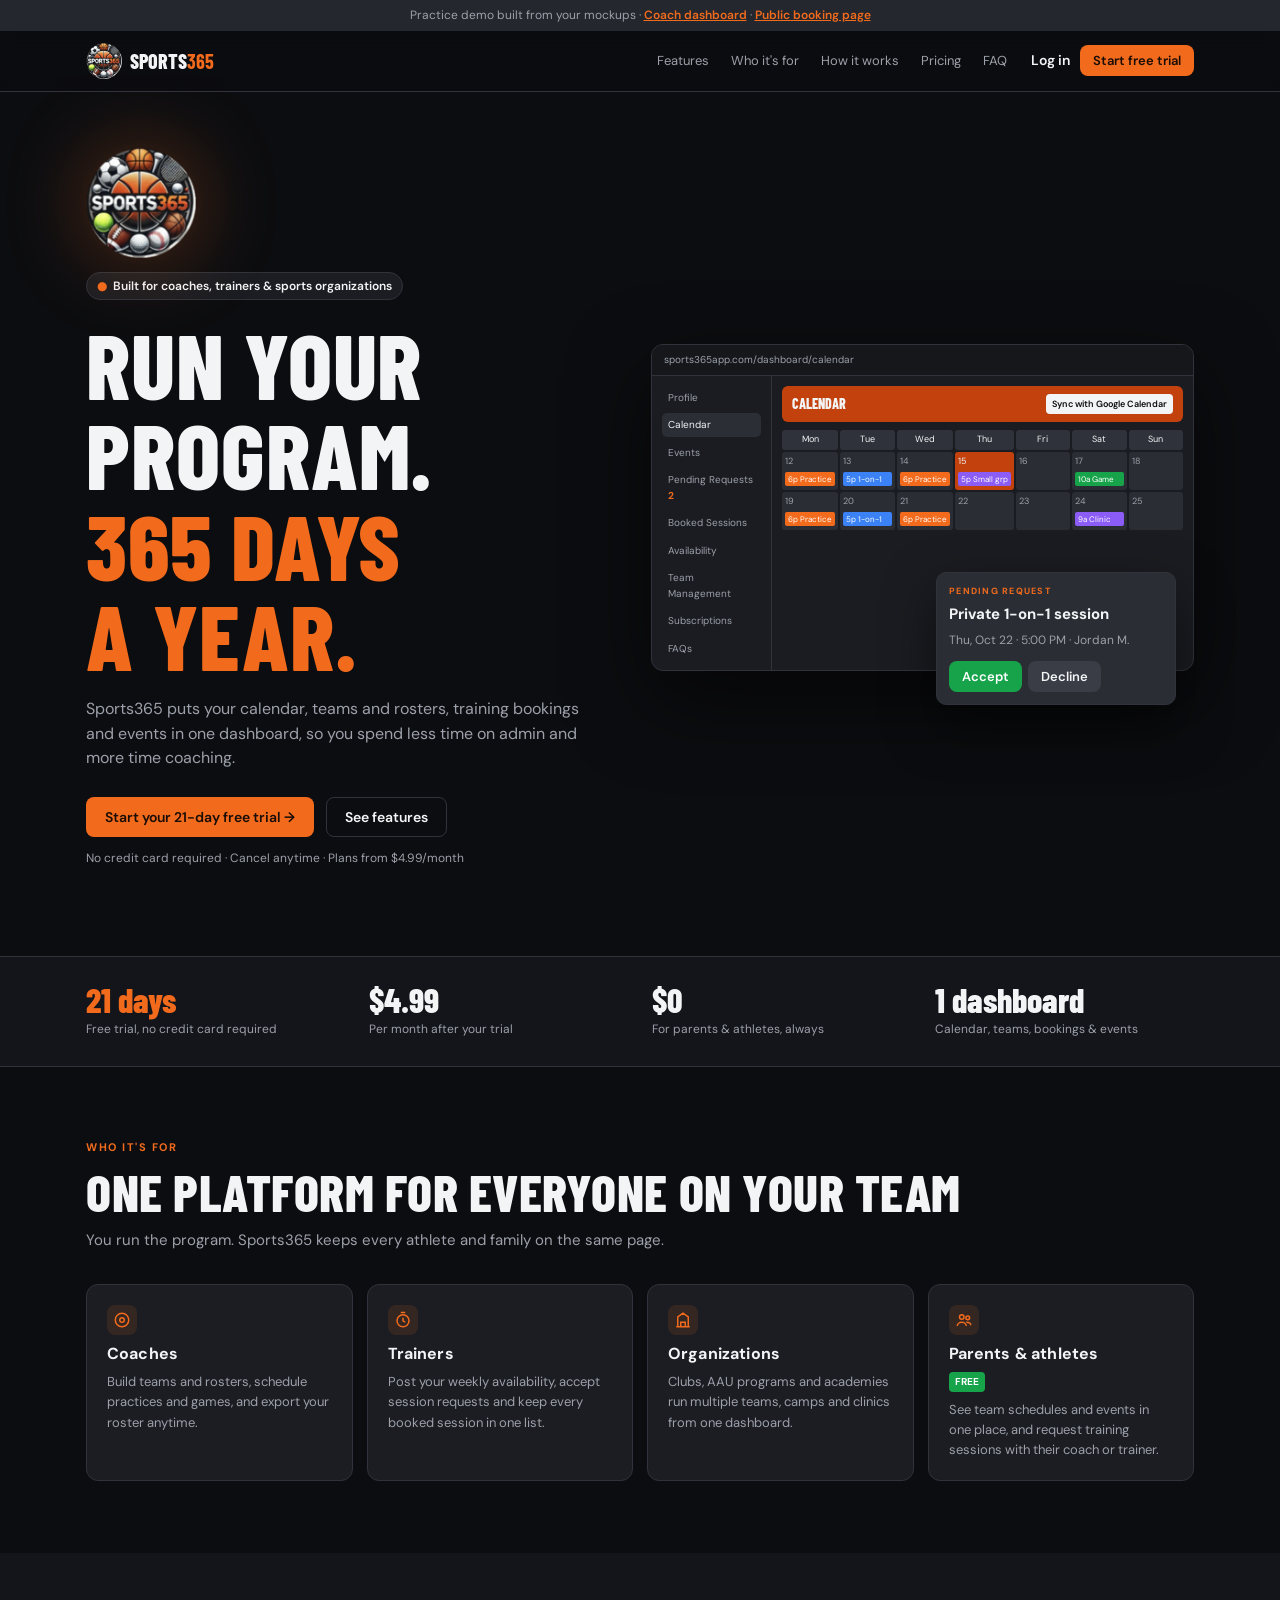
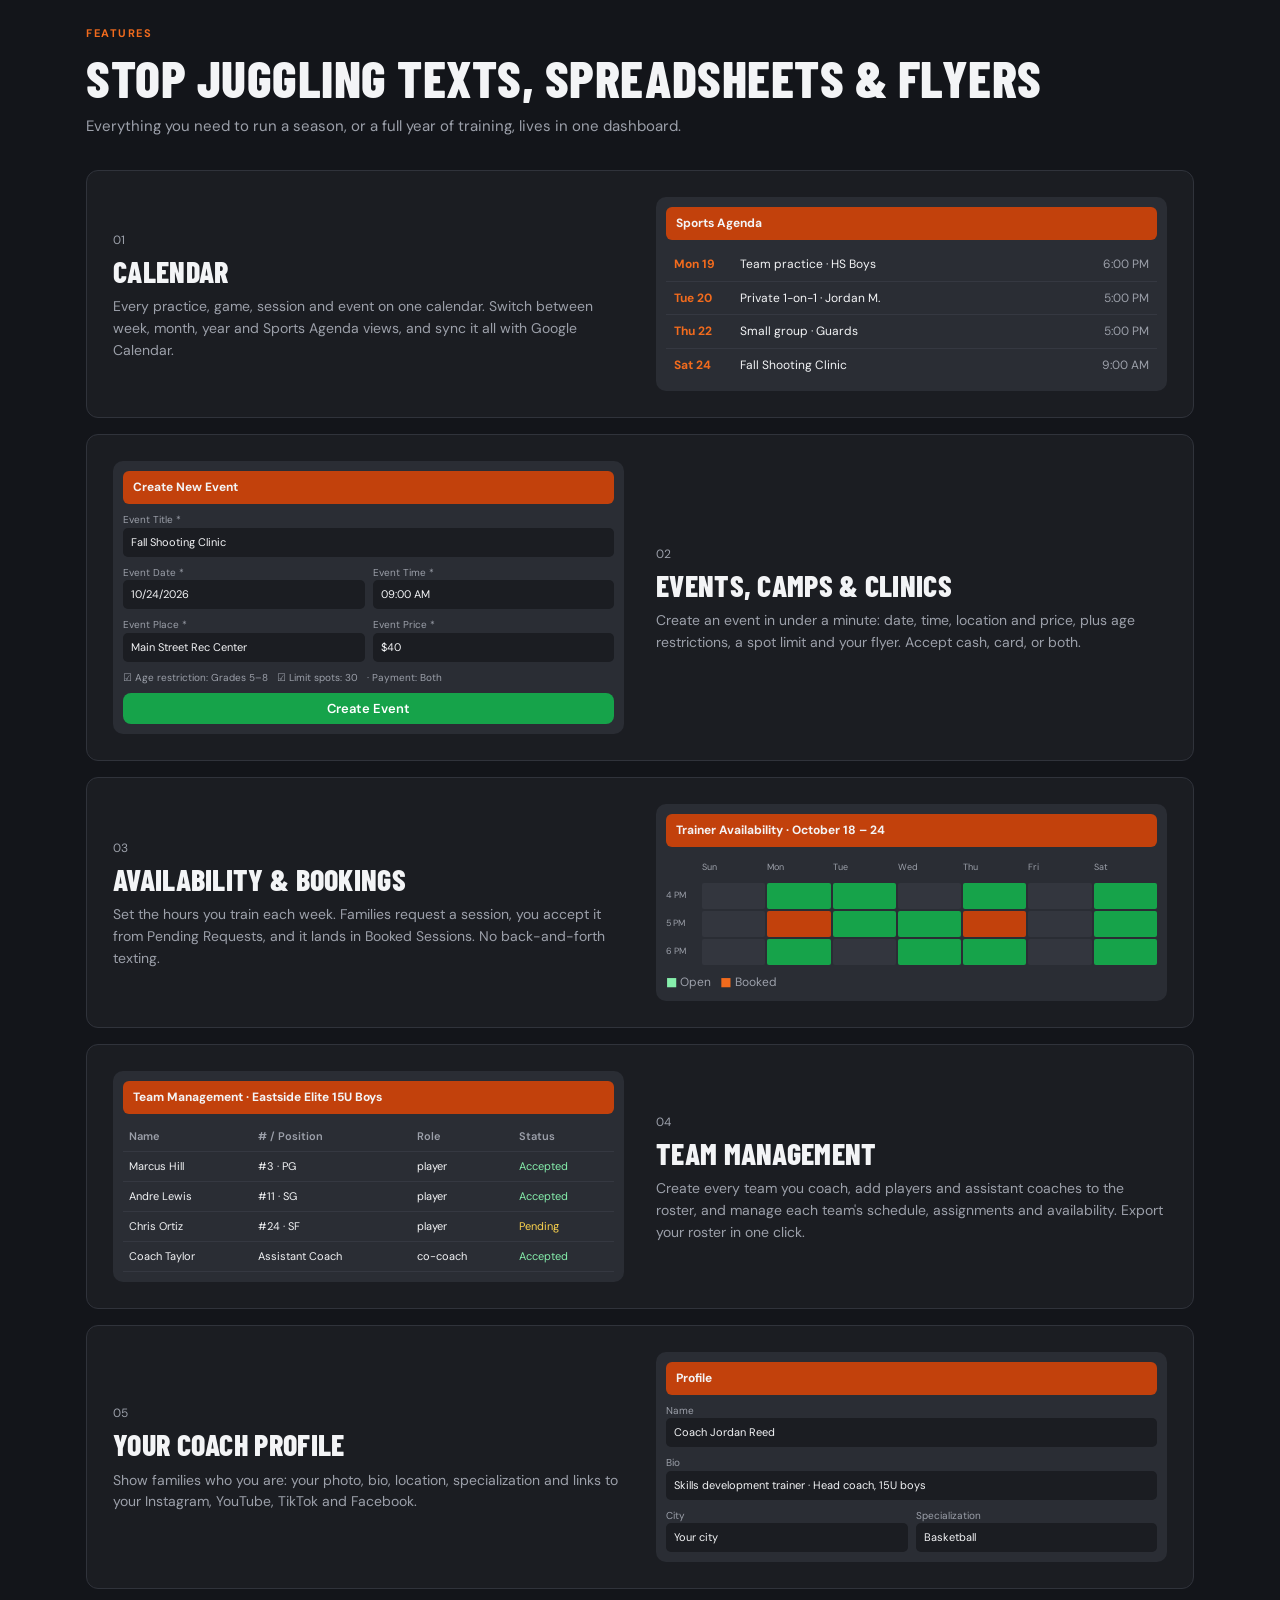
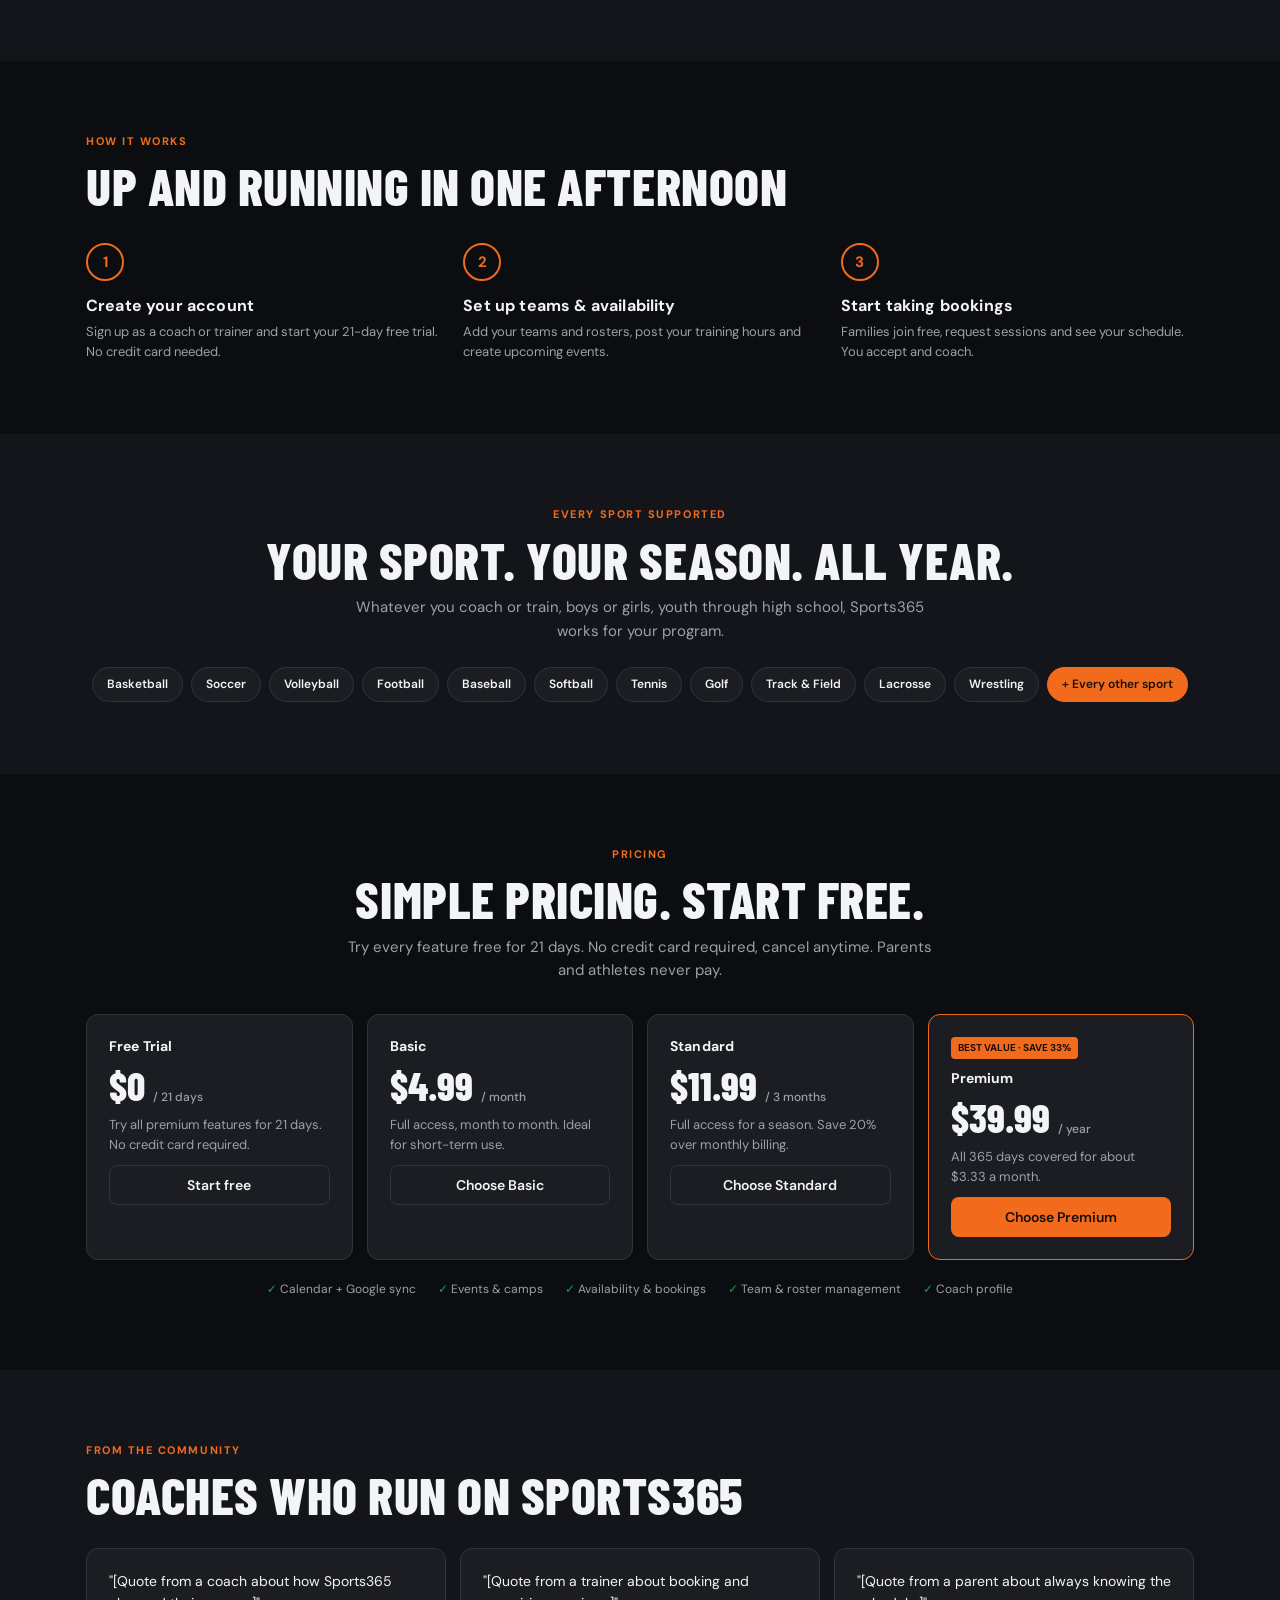
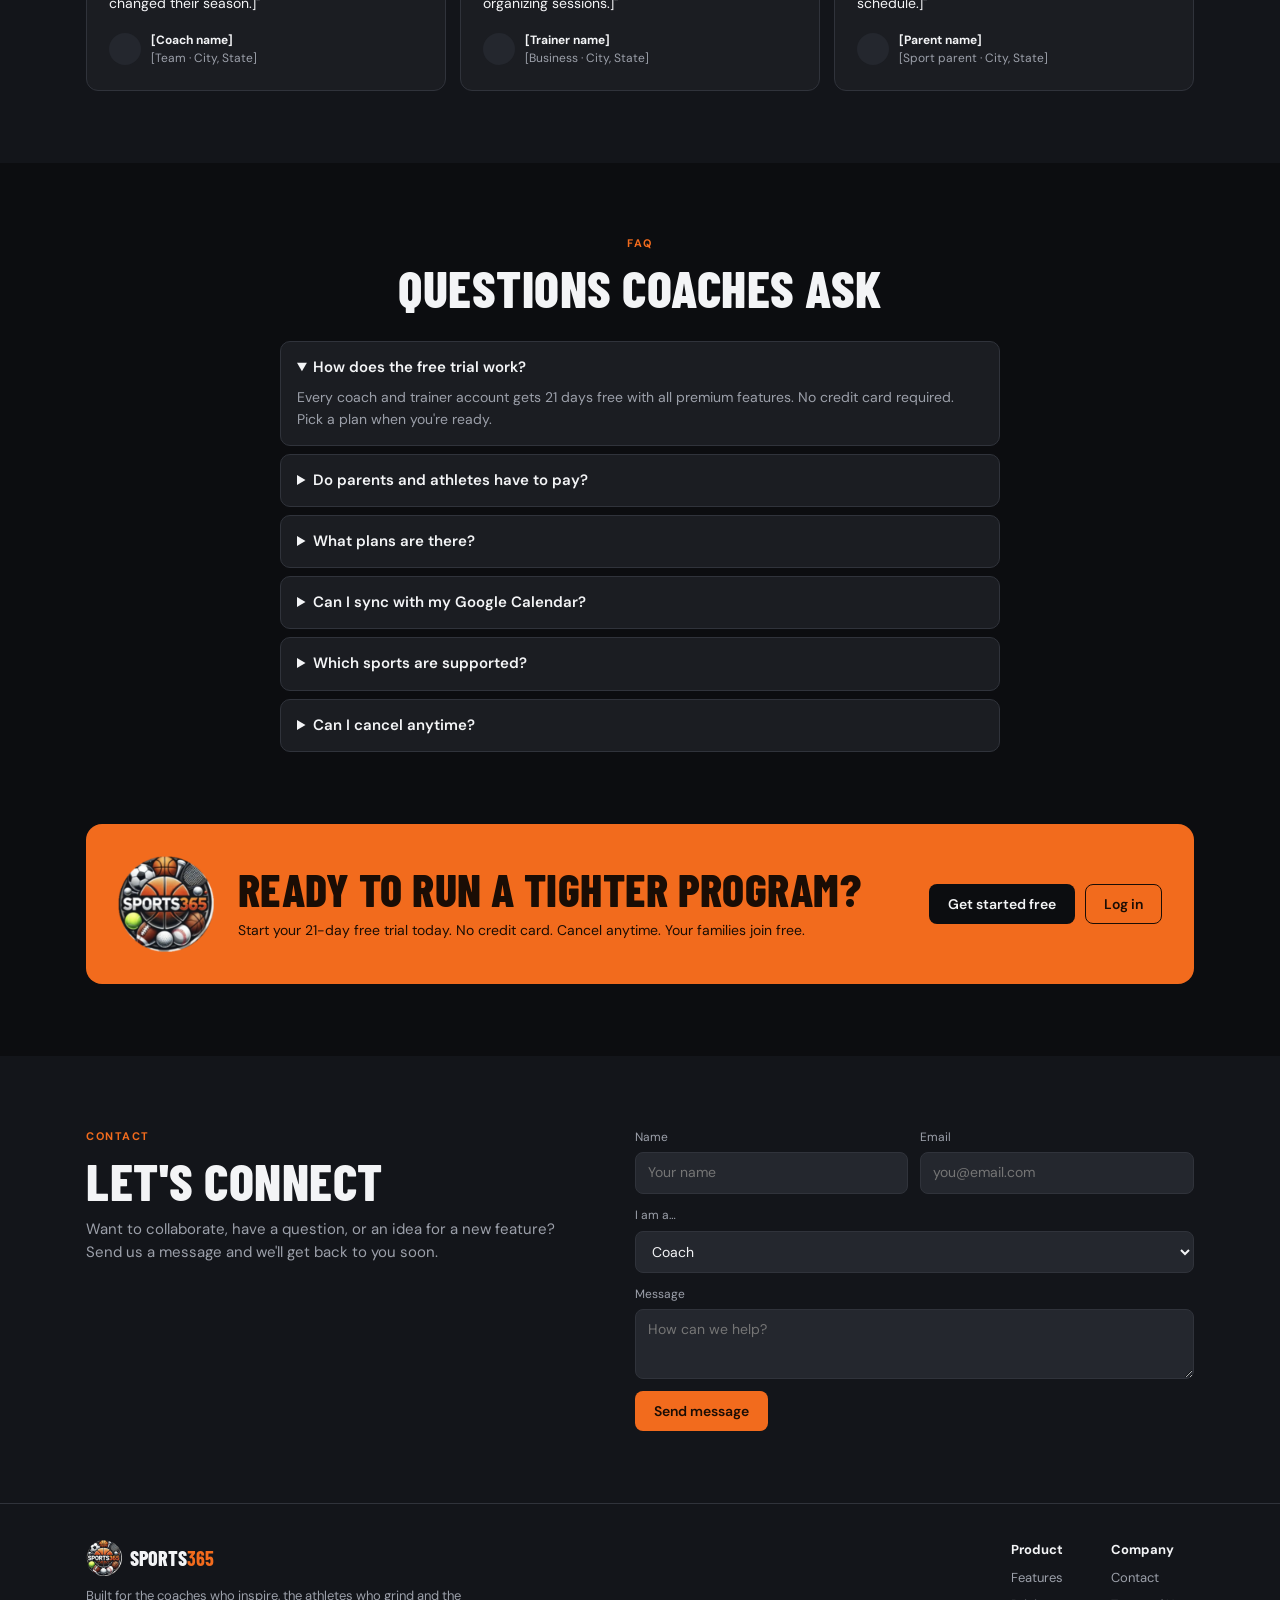
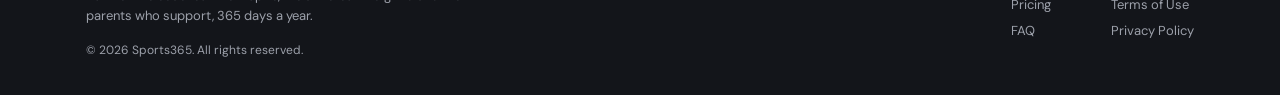
<file: index.html>
<!doctype html>
<html lang="en">
<head>
<meta charset="utf-8">
<meta name="viewport" content="width=device-width, initial-scale=1, viewport-fit=cover">
<title>Sports365 Demo Site</title>
<meta name="claude:viewport-fit-sides" content="cover">
<link rel="preconnect" href="https://fonts.googleapis.com">
<link rel="preconnect" href="https://fonts.gstatic.com" crossorigin>
<link rel="stylesheet" href="https://fonts.googleapis.com/css2?family=Barlow+Condensed:wght@700;800&family=DM+Sans:wght@400;500;600;700&display=swap">
<style>
/* Shared styles (also in styles.css) */
/* Sports365 demo — shared styles
   Layout: dark scoreboard look from Brian's mockups. Burnt-orange header bands,
   charcoal cards, condensed all-caps display type, clean sans body. */
:root {
  --bg: #0c0d10;          /* page ground */
  --bg-2: #13151a;        /* alternate section band */
  --panel: #1b1d22;       /* cards */
  --panel-2: #24272e;     /* inner rows, inputs */
  --line: #30333b;        /* borders */
  --fg: #f3f4f6;          /* main text */
  --muted: #9ca0aa;       /* secondary text */
  --accent: #f26b1d;      /* Sports365 orange */
  --accent-deep: #c2410c; /* header bands */
  --accent-ink: #1a0d05;  /* text on orange */
  --good: #16a34a;        /* accept / paid */
  --good-soft: #14532d;
  --warn: #b45309;
  --warn-soft: #451a03;
  --violet: #8b5cf6;
  --blue: #3b82f6;
  --font-display: "Barlow Condensed", "Arial Narrow", Impact, sans-serif;
  --font-body: "DM Sans", "Segoe UI", system-ui, -apple-system, sans-serif;
  --radius: 12px;
  color-scheme: dark;
}

* { box-sizing: border-box; }
html { scroll-behavior: smooth; }
@media (prefers-reduced-motion: reduce) { html { scroll-behavior: auto; } * { transition: none !important; } }
body {
  margin: 0;
  background: var(--bg);
  color: var(--fg);
  font-family: var(--font-body);
  font-size: 15px;
  line-height: 1.55;
}
a { color: inherit; }
img { max-width: 100%; display: block; }
h1, h2, h3, .display {
  font-family: var(--font-display);
  font-weight: 800;
  text-transform: uppercase;
  letter-spacing: 0.01em;
  line-height: 0.98;
  margin: 0;
  text-wrap: balance;
}
p { margin: 0; }
.muted { color: var(--muted); }
.accent { color: var(--accent); }
.eyebrow {
  font-size: 11px; font-weight: 700; letter-spacing: 0.14em;
  text-transform: uppercase; color: var(--accent);
}
.wrap {
  width: 100%; max-width: 1140px; margin: 0 auto;
  padding-left: max(16px, env(safe-area-inset-left, 0px));
  padding-right: max(16px, env(safe-area-inset-right, 0px));
}
:focus-visible { outline: 2px solid var(--accent); outline-offset: 2px; }

/* Buttons */
.btn {
  display: inline-flex; align-items: center; justify-content: center; gap: 8px;
  font: 600 14px/1 var(--font-body); padding: 12px 18px; border-radius: 8px;
  border: 1px solid transparent; cursor: pointer; text-decoration: none;
  transition: transform .12s ease, background .12s ease;
}
.btn:hover { transform: translateY(-1px); }
.btn-primary { background: var(--accent); color: var(--accent-ink); }
.btn-ghost { background: transparent; color: var(--fg); border-color: var(--line); }
.btn-dark { background: var(--bg); color: var(--fg); }
.btn-good { background: var(--good); color: #fff; }
.btn-mute { background: #3a3d45; color: var(--fg); }
.btn-sm { padding: 8px 12px; font-size: 13px; }
.btn-block { width: 100%; }

.chip {
  display: inline-flex; align-items: center; gap: 6px;
  padding: 4px 10px; border-radius: 999px; font-size: 12px; font-weight: 600;
  border: 1px solid var(--line); background: var(--panel);
}
.pill { font-size: 11px; font-weight: 700; padding: 3px 8px; border-radius: 6px; white-space: nowrap; }
.pill-good { background: var(--good-soft); color: #86efac; }
.pill-warn { background: var(--warn-soft); color: #fdba74; }
.pill-new { border: 1px solid var(--good); color: #86efac; font-size: 10px; }

.card { background: var(--panel); border: 1px solid var(--line); border-radius: var(--radius); }

/* Forms */
label.field { display: grid; gap: 6px; font-size: 12px; color: var(--muted); }
input, select, textarea {
  width: 100%; font: 14px/1.4 var(--font-body); color: var(--fg);
  background: var(--panel-2); border: 1px solid var(--line); border-radius: 8px; padding: 10px 12px;
}
textarea { resize: vertical; min-height: 70px; }

/* Toast */
.toast {
  position: fixed; left: 50%; bottom: calc(20px + env(safe-area-inset-bottom, 0px));
  transform: translateX(-50%); background: var(--fg); color: var(--bg);
  padding: 10px 16px; border-radius: 8px; font-weight: 600; font-size: 14px; z-index: 50;
  box-shadow: 0 8px 30px rgba(0,0,0,.4); max-width: calc(100% - 32px);
}

/* Demo banner */
.demo-bar {
  background: var(--panel-2); color: var(--muted); font-size: 12px; text-align: center;
  padding: 6px max(16px, env(safe-area-inset-right, 0px)) 6px max(16px, env(safe-area-inset-left, 0px));
}
.demo-bar a { color: var(--accent); font-weight: 600; }
</style>
<style>
  /* Home page */
  .nav { position: sticky; top: env(safe-area-inset-top, 0px); z-index: 20; background: rgba(12,13,16,.92); backdrop-filter: blur(8px); border-bottom: 1px solid var(--line); }
  body::before { content: ""; position: fixed; inset: 0 0 auto; height: env(safe-area-inset-top, 0px); z-index: 21; background: var(--bg); }
  .nav .wrap { display: flex; align-items: center; gap: 24px; padding-block: 12px; }
  .brand { display: flex; align-items: center; gap: 8px; text-decoration: none; font: 800 20px/1 var(--font-display); text-transform: uppercase; }
  .brand img { width: 36px; height: 36px; }
  .brand b { color: var(--accent); }
  .nav-links { display: flex; gap: 22px; margin-left: auto; font-size: 13px; }
  .nav-links a { text-decoration: none; color: var(--muted); }
  .nav-links a:hover { color: var(--fg); }
  .nav-cta { display: flex; gap: 10px; align-items: center; }
  .nav-cta .login { text-decoration: none; font-weight: 600; font-size: 14px; }

  .hero .wrap { display: grid; grid-template-columns: 1fr 1.05fr; gap: 48px; align-items: center; padding-block: 56px 48px; }
  .hero-logo { width: 110px; height: 110px; filter: drop-shadow(0 0 40px rgba(242,107,29,.35)); }
  .hero h1 { font-size: clamp(52px, 8vw, 92px); margin: 18px 0 18px; }
  .hero h1 span { color: var(--accent); display: block; }
  .hero p.lead { color: var(--muted); max-width: 46ch; font-size: 16px; }
  .hero .ctas { display: flex; gap: 12px; flex-wrap: wrap; margin: 26px 0 12px; }
  .fine { font-size: 12px; color: var(--muted); }

  /* product shot */
  .shot { position: relative; }
  .shot-window { background: #1a1c21; border: 1px solid var(--line); border-radius: 12px; overflow: hidden; box-shadow: 0 30px 80px rgba(0,0,0,.55); }
  .shot-bar { font-size: 10px; color: var(--muted); padding: 7px 12px; border-bottom: 1px solid var(--line); background: #15171b; }
  .shot-body { display: grid; grid-template-columns: 120px 1fr; min-height: 250px; }
  .shot-side { padding: 10px; border-right: 1px solid var(--line); display: grid; gap: 4px; align-content: start; font-size: 10px; color: var(--muted); }
  .shot-side .on { background: #2b2e35; color: var(--fg); border-radius: 5px; }
  .shot-side span { padding: 4px 6px; }
  .shot-main { padding: 10px; min-width: 0; }
  .shot-head { background: var(--accent-deep); border-radius: 6px; padding: 8px 10px; display: flex; justify-content: space-between; align-items: center; font: 800 14px/1 var(--font-display); text-transform: uppercase; }
  .shot-head small { font: 600 9px var(--font-body); background: var(--fg); color: var(--bg); padding: 4px 6px; border-radius: 4px; text-transform: none; }
  .cal { display: grid; grid-template-columns: repeat(7, 1fr); gap: 2px; margin-top: 8px; font-size: 9px; }
  .cal div { background: #2a2d34; min-height: 38px; padding: 3px; border-radius: 3px; color: var(--muted); }
  .cal .h { min-height: 0; background: #2f323a; text-align: center; color: var(--fg); }
  .cal .today { background: var(--accent-deep); color: var(--fg); }
  .ev { display: block; margin-top: 3px; border-radius: 2px; padding: 1px 3px; color: #fff; font-size: 8px; white-space: nowrap; overflow: hidden; }
  .ev.o { background: var(--accent); } .ev.b { background: var(--blue); } .ev.g { background: var(--good); } .ev.v { background: var(--violet); }
  .float-req { position: absolute; right: 18px; bottom: -34px; width: 240px; background: #2a2d34; border: 1px solid var(--line); border-radius: 10px; padding: 12px; box-shadow: 0 20px 50px rgba(0,0,0,.5); }
  .float-req .eyebrow { font-size: 9px; }
  .float-req strong { display: block; margin: 4px 0 2px; }
  .float-req .row { display: flex; gap: 6px; margin-top: 10px; }

  .stats { border-block: 1px solid var(--line); background: var(--bg-2); margin-top: 40px; }
  .stats .wrap { display: grid; grid-template-columns: repeat(4, 1fr); gap: 24px; padding-block: 26px; }
  .stat b { display: block; font: 800 34px/1 var(--font-display); }
  .stat:first-child b { color: var(--accent); }
  .stat span { font-size: 12px; color: var(--muted); }

  section.block .wrap { padding-block: 72px; }
  .sec-head h2 { font-size: clamp(34px, 5vw, 52px); margin: 10px 0 12px; }
  .sec-head p { color: var(--muted); max-width: 60ch; }
  .sec-head.center { text-align: center; } .sec-head.center p { margin-inline: auto; }

  .who { display: grid; grid-template-columns: repeat(4, 1fr); gap: 14px; margin-top: 32px; }
  .who .card { padding: 20px; display: grid; gap: 8px; align-content: start; }
  .who h3 { font: 700 16px var(--font-body); text-transform: none; }
  .who p { font-size: 13px; color: var(--muted); }
  .ico { width: 30px; height: 30px; border-radius: 8px; display: grid; place-items: center; background: rgba(242,107,29,.12); color: var(--accent); }
  .ico svg { width: 18px; height: 18px; }
  .free { justify-self: start; background: var(--good); color: #fff; font-size: 10px; font-weight: 700; padding: 2px 6px; border-radius: 4px; }

  .features { display: grid; gap: 16px; margin-top: 32px; }
  .feature { display: grid; grid-template-columns: 1fr 1fr; gap: 32px; align-items: center; padding: 26px; }
  .feature:nth-child(even) .f-copy { order: 2; }
  .f-copy small { color: var(--muted); font-size: 12px; }
  .f-copy h3 { font-size: 30px; margin: 6px 0 10px; }
  .f-copy p { color: var(--muted); font-size: 14px; }
  .mini { background: #2a2d34; border-radius: 10px; padding: 10px; font-size: 12px; min-width: 0; }
  .mini-head { background: var(--accent-deep); border-radius: 6px; padding: 7px 10px; font-weight: 700; margin-bottom: 8px; }
  .mini-row { display: flex; gap: 10px; padding: 7px 8px; border-bottom: 1px solid #353841; align-items: center; }
  .mini-row:last-child { border-bottom: 0; }
  .mini-row .d { color: var(--accent); font-weight: 700; width: 56px; flex: none; }
  .mini-row .t { margin-left: auto; color: var(--muted); }
  .mini table { width: 100%; border-collapse: collapse; }
  .mini th, .mini td { text-align: left; padding: 6px; border-bottom: 1px solid #353841; font-size: 11px; }
  .mini th { color: var(--muted); font-weight: 600; }
  .ok { color: #86efac; } .pend { color: #fcd34d; }
  .slots { display: grid; grid-template-columns: 34px repeat(7, 1fr); gap: 2px; font-size: 9px; text-align: center; }
  .slots div { background: #33363e; padding: 6px 0; border-radius: 2px; }
  .slots .l { background: none; color: var(--muted); text-align: left; }
  .slots .open { background: var(--good); } .slots .bk { background: var(--accent-deep); }
  .mini-form { display: grid; gap: 8px; }
  .mini-form .two { display: grid; grid-template-columns: 1fr 1fr; gap: 8px; }
  .mini-form .in { background: #1b1d22; border-radius: 5px; padding: 6px 8px; font-size: 11px; }
  .mini-form .lbl { font-size: 10px; color: var(--muted); }

  .steps { display: grid; grid-template-columns: repeat(3, 1fr); gap: 24px; margin-top: 32px; }
  .step-n { width: 38px; height: 38px; border-radius: 50%; border: 2px solid var(--accent); display: grid; place-items: center; font-weight: 700; color: var(--accent); margin-bottom: 14px; }
  .step h3 { font: 700 16px var(--font-body); text-transform: none; margin-bottom: 6px; }
  .step p { font-size: 13px; color: var(--muted); }

  .sports { display: flex; flex-wrap: wrap; gap: 8px; justify-content: center; margin-top: 24px; }
  .sports .chip { padding: 7px 14px; }
  .sports .chip.hot { background: var(--accent); color: var(--accent-ink); border-color: var(--accent); }

  .prices { display: grid; grid-template-columns: repeat(4, 1fr); gap: 14px; margin-top: 32px; }
  .price { padding: 22px; display: grid; gap: 10px; align-content: start; }
  .price.best { border-color: var(--accent); }
  .price .tag { justify-self: start; background: var(--accent); color: var(--accent-ink); font-size: 10px; font-weight: 700; padding: 3px 7px; border-radius: 4px; }
  .price h3 { font: 700 14px var(--font-body); text-transform: none; }
  .price .amt { font: 800 40px/1 var(--font-display); }
  .price .amt small { font: 500 12px var(--font-body); color: var(--muted); }
  .price p { font-size: 13px; color: var(--muted); min-height: 40px; }
  .includes { display: flex; flex-wrap: wrap; gap: 8px 22px; justify-content: center; margin-top: 20px; font-size: 12px; color: var(--muted); }
  .includes span::before { content: "✓ "; color: var(--good); }

  .quotes { display: grid; grid-template-columns: repeat(3, 1fr); gap: 14px; margin-top: 28px; }
  .quote { padding: 22px; display: grid; gap: 16px; }
  .quote p { font-size: 14px; }
  .who-q { display: flex; align-items: center; gap: 10px; font-size: 12px; }
  .who-q i { width: 32px; height: 32px; border-radius: 50%; background: var(--panel-2); flex: none; }

  .faq { max-width: 720px; margin: 28px auto 0; display: grid; gap: 8px; }
  details { background: var(--panel); border: 1px solid var(--line); border-radius: 10px; padding: 14px 16px; }
  summary { cursor: pointer; font-weight: 600; }
  details p { color: var(--muted); font-size: 14px; margin-top: 8px; }

  .cta-band { background: var(--accent); color: var(--accent-ink); border-radius: 16px; padding: 32px; display: grid; grid-template-columns: auto 1fr auto; gap: 24px; align-items: center; }
  .cta-band img { width: 96px; height: 96px; }
  .cta-band h2 { font-size: clamp(32px, 4.5vw, 46px); }
  .cta-band p { font-size: 14px; margin-top: 8px; }
  .cta-band .btns { display: flex; gap: 10px; flex-wrap: wrap; }
  .cta-band .btn-ghost { border-color: var(--accent-ink); color: var(--accent-ink); }

  .contact { display: grid; grid-template-columns: 1fr 1.1fr; gap: 40px; }
  .contact form { display: grid; gap: 12px; }
  .contact .two { display: grid; grid-template-columns: 1fr 1fr; gap: 12px; }

  footer { border-top: 1px solid var(--line); background: var(--bg-2); }
  footer .wrap { display: grid; grid-template-columns: 1fr auto auto; gap: 48px; padding-block: 36px; font-size: 13px; }
  footer h4 { margin: 0 0 8px; font-size: 13px; }
  footer ul { list-style: none; padding: 0; margin: 0; display: grid; gap: 6px; color: var(--muted); }
  footer a { text-decoration: none; }

  @media (max-width: 900px) {
    .nav-links { display: none; }
    .nav-cta { margin-left: auto; }
    .hero .wrap, .feature, .contact { grid-template-columns: 1fr; }
    .feature:nth-child(even) .f-copy { order: 0; }
    .who, .prices { grid-template-columns: repeat(2, 1fr); }
    .stats .wrap { grid-template-columns: repeat(2, 1fr); }
    .quotes, .steps { grid-template-columns: 1fr; }
    .cta-band { grid-template-columns: 1fr; }
    .float-req { position: static; width: auto; margin-top: 12px; }
    footer .wrap { grid-template-columns: 1fr 1fr; }
    footer .wrap > div:first-child { grid-column: 1 / -1; }
  }
  @media (max-width: 520px) {
    .who, .prices { grid-template-columns: 1fr; }
    .shot-body { grid-template-columns: 1fr; }
    .shot-side { display: none; }
    .nav-cta .login { display: none; }
    .contact .two, .mini-form .two { grid-template-columns: 1fr; }
  }
</style>
</head>
<body>
<div class="demo-bar">Practice demo built from your mockups · <a href="dashboard.html">Coach dashboard</a> · <a href="book.html">Public booking page</a></div>

<header class="nav">
  <div class="wrap">
    <a class="brand" href="index.html"><img src="[data-uri]" alt=""><span>Sports<b>365</b></span></a>
    <nav class="nav-links" aria-label="Main">
      <a href="#features">Features</a><a href="#who">Who it's for</a><a href="#how">How it works</a><a href="#pricing">Pricing</a><a href="#faq">FAQ</a>
    </nav>
    <div class="nav-cta">
      <a class="login" href="dashboard.html">Log in</a>
      <a class="btn btn-primary btn-sm" href="dashboard.html">Start free trial</a>
    </div>
  </div>
</header>

<main>
  <section class="hero">
    <div class="wrap">
      <div>
        <img class="hero-logo" src="[data-uri]" alt="Sports365 logo">
        <div style="margin-top:14px"><span class="chip"><span class="accent">●</span> Built for coaches, trainers &amp; sports organizations</span></div>
        <h1>Run your program. <span>365 days a year.</span></h1>
        <p class="lead">Sports365 puts your calendar, teams and rosters, training bookings and events in one dashboard, so you spend less time on admin and more time coaching.</p>
        <div class="ctas">
          <a class="btn btn-primary" href="dashboard.html">Start your 21-day free trial →</a>
          <a class="btn btn-ghost" href="#features">See features</a>
        </div>
        <p class="fine">No credit card required · Cancel anytime · Plans from $4.99/month</p>
      </div>

      <div class="shot" aria-label="Preview of the Sports365 calendar">
        <div class="shot-window">
          <div class="shot-bar">sports365app.com/dashboard/calendar</div>
          <div class="shot-body">
            <div class="shot-side">
              <span>Profile</span><span class="on">Calendar</span><span>Events</span><span>Pending Requests <b class="accent">2</b></span><span>Booked Sessions</span><span>Availability</span><span>Team Management</span><span>Subscriptions</span><span>FAQs</span>
            </div>
            <div class="shot-main">
              <div class="shot-head">Calendar <small>Sync with Google Calendar</small></div>
              <div class="cal">
                <div class="h">Mon</div><div class="h">Tue</div><div class="h">Wed</div><div class="h">Thu</div><div class="h">Fri</div><div class="h">Sat</div><div class="h">Sun</div>
                <div>12<span class="ev o">6p Practice</span></div><div>13<span class="ev b">5p 1-on-1</span></div><div>14<span class="ev o">6p Practice</span></div><div class="today">15<span class="ev v">5p Small grp</span></div><div>16</div><div>17<span class="ev g">10a Game</span></div><div>18</div>
                <div>19<span class="ev o">6p Practice</span></div><div>20<span class="ev b">5p 1-on-1</span></div><div>21<span class="ev o">6p Practice</span></div><div>22</div><div>23</div><div>24<span class="ev v">9a Clinic</span></div><div>25</div>
              </div>
            </div>
          </div>
        </div>
        <div class="float-req">
          <div class="eyebrow">Pending request</div>
          <strong>Private 1-on-1 session</strong>
          <span class="fine">Thu, Oct 22 · 5:00 PM · Jordan M.</span>
          <div class="row"><button class="btn btn-good btn-sm" type="button" data-toast="Session accepted (demo)">Accept</button><button class="btn btn-mute btn-sm" type="button" data-toast="Request declined (demo)">Decline</button></div>
        </div>
      </div>
    </div>

    <div class="stats">
      <div class="wrap">
        <div class="stat"><b>21 days</b><span>Free trial, no credit card required</span></div>
        <div class="stat"><b>$4.99</b><span>Per month after your trial</span></div>
        <div class="stat"><b>$0</b><span>For parents &amp; athletes, always</span></div>
        <div class="stat"><b>1 dashboard</b><span>Calendar, teams, bookings &amp; events</span></div>
      </div>
    </div>
  </section>

  <section class="block" id="who">
    <div class="wrap">
      <div class="sec-head">
        <div class="eyebrow">Who it's for</div>
        <h2>One platform for everyone on your team</h2>
        <p>You run the program. Sports365 keeps every athlete and family on the same page.</p>
      </div>
      <div class="who">
        <div class="card"><span class="ico"><svg viewBox="0 0 24 24" fill="none" stroke="currentColor" stroke-width="2"><circle cx="12" cy="12" r="9"/><circle cx="12" cy="12" r="3"/></svg></span><h3>Coaches</h3><p>Build teams and rosters, schedule practices and games, and export your roster anytime.</p></div>
        <div class="card"><span class="ico"><svg viewBox="0 0 24 24" fill="none" stroke="currentColor" stroke-width="2"><circle cx="12" cy="13" r="8"/><path d="M12 9v4l3 2M9 2h6"/></svg></span><h3>Trainers</h3><p>Post your weekly availability, accept session requests and keep every booked session in one list.</p></div>
        <div class="card"><span class="ico"><svg viewBox="0 0 24 24" fill="none" stroke="currentColor" stroke-width="2"><path d="M3 21h18M5 21V8l7-5 7 5v13M9 21v-6h6v6"/></svg></span><h3>Organizations</h3><p>Clubs, AAU programs and academies run multiple teams, camps and clinics from one dashboard.</p></div>
        <div class="card"><span class="ico"><svg viewBox="0 0 24 24" fill="none" stroke="currentColor" stroke-width="2"><circle cx="9" cy="8" r="3"/><circle cx="17" cy="9" r="2.5"/><path d="M3 20c0-3 3-5 6-5s6 2 6 5M15 15c3 0 6 1.5 6 4"/></svg></span><h3>Parents &amp; athletes</h3><span class="free">FREE</span><p>See team schedules and events in one place, and request training sessions with their coach or trainer.</p></div>
      </div>
    </div>
  </section>

  <section class="block" id="features" style="background:var(--bg-2)">
    <div class="wrap">
      <div class="sec-head">
        <div class="eyebrow">Features</div>
        <h2>Stop juggling texts, spreadsheets &amp; flyers</h2>
        <p>Everything you need to run a season, or a full year of training, lives in one dashboard.</p>
      </div>
      <div class="features">
        <article class="card feature">
          <div class="f-copy"><small>01</small><h3>Calendar</h3><p>Every practice, game, session and event on one calendar. Switch between week, month, year and Sports Agenda views, and sync it all with Google Calendar.</p></div>
          <div class="mini"><div class="mini-head">Sports Agenda</div>
            <div class="mini-row"><span class="d">Mon 19</span>Team practice · HS Boys<span class="t">6:00 PM</span></div>
            <div class="mini-row"><span class="d">Tue 20</span>Private 1-on-1 · Jordan M.<span class="t">5:00 PM</span></div>
            <div class="mini-row"><span class="d">Thu 22</span>Small group · Guards<span class="t">5:00 PM</span></div>
            <div class="mini-row"><span class="d">Sat 24</span>Fall Shooting Clinic<span class="t">9:00 AM</span></div>
          </div>
        </article>
        <article class="card feature">
          <div class="f-copy"><small>02</small><h3>Events, camps &amp; clinics</h3><p>Create an event in under a minute: date, time, location and price, plus age restrictions, a spot limit and your flyer. Accept cash, card, or both.</p></div>
          <div class="mini"><div class="mini-head">Create New Event</div>
            <div class="mini-form">
              <div><div class="lbl">Event Title *</div><div class="in">Fall Shooting Clinic</div></div>
              <div class="two"><div><div class="lbl">Event Date *</div><div class="in">10/24/2026</div></div><div><div class="lbl">Event Time *</div><div class="in">09:00 AM</div></div></div>
              <div class="two"><div><div class="lbl">Event Place *</div><div class="in">Main Street Rec Center</div></div><div><div class="lbl">Event Price *</div><div class="in">$40</div></div></div>
              <div class="lbl">☑ Age restriction: Grades 5–8 &nbsp; ☑ Limit spots: 30 &nbsp; · Payment: Both</div>
              <span class="btn btn-good btn-sm btn-block">Create Event</span>
            </div>
          </div>
        </article>
        <article class="card feature">
          <div class="f-copy"><small>03</small><h3>Availability &amp; bookings</h3><p>Set the hours you train each week. Families request a session, you accept it from Pending Requests, and it lands in Booked Sessions. No back-and-forth texting.</p></div>
          <div class="mini"><div class="mini-head">Trainer Availability · October 18 – 24</div>
            <div class="slots">
              <div class="l"></div><div class="l">Sun</div><div class="l">Mon</div><div class="l">Tue</div><div class="l">Wed</div><div class="l">Thu</div><div class="l">Fri</div><div class="l">Sat</div>
              <div class="l">4 PM</div><div></div><div class="open"></div><div class="open"></div><div></div><div class="open"></div><div></div><div class="open"></div>
              <div class="l">5 PM</div><div></div><div class="bk"></div><div class="open"></div><div class="open"></div><div class="bk"></div><div></div><div class="open"></div>
              <div class="l">6 PM</div><div></div><div class="open"></div><div></div><div class="open"></div><div class="open"></div><div></div><div class="open"></div>
            </div>
            <p class="fine" style="margin-top:8px"><span style="color:#86efac">■</span> Open &nbsp; <span class="accent">■</span> Booked</p>
          </div>
        </article>
        <article class="card feature">
          <div class="f-copy"><small>04</small><h3>Team management</h3><p>Create every team you coach, add players and assistant coaches to the roster, and manage each team's schedule, assignments and availability. Export your roster in one click.</p></div>
          <div class="mini"><div class="mini-head">Team Management · Eastside Elite 15U Boys</div>
            <div style="overflow-x:auto"><table>
              <tr><th>Name</th><th># / Position</th><th>Role</th><th>Status</th></tr>
              <tr><td>Marcus Hill</td><td>#3 · PG</td><td>player</td><td class="ok">Accepted</td></tr>
              <tr><td>Andre Lewis</td><td>#11 · SG</td><td>player</td><td class="ok">Accepted</td></tr>
              <tr><td>Chris Ortiz</td><td>#24 · SF</td><td>player</td><td class="pend">Pending</td></tr>
              <tr><td>Coach Taylor</td><td>Assistant Coach</td><td>co-coach</td><td class="ok">Accepted</td></tr>
            </table></div>
          </div>
        </article>
        <article class="card feature">
          <div class="f-copy"><small>05</small><h3>Your coach profile</h3><p>Show families who you are: your photo, bio, location, specialization and links to your Instagram, YouTube, TikTok and Facebook.</p></div>
          <div class="mini"><div class="mini-head">Profile</div>
            <div class="mini-form">
              <div><div class="lbl">Name</div><div class="in">Coach Jordan Reed</div></div>
              <div><div class="lbl">Bio</div><div class="in">Skills development trainer · Head coach, 15U boys</div></div>
              <div class="two"><div><div class="lbl">City</div><div class="in">Your city</div></div><div><div class="lbl">Specialization</div><div class="in">Basketball</div></div></div>
            </div>
          </div>
        </article>
      </div>
    </div>
  </section>

  <section class="block" id="how">
    <div class="wrap">
      <div class="sec-head">
        <div class="eyebrow">How it works</div>
        <h2>Up and running in one afternoon</h2>
      </div>
      <div class="steps">
        <div class="step"><div class="step-n">1</div><h3>Create your account</h3><p>Sign up as a coach or trainer and start your 21-day free trial. No credit card needed.</p></div>
        <div class="step"><div class="step-n">2</div><h3>Set up teams &amp; availability</h3><p>Add your teams and rosters, post your training hours and create upcoming events.</p></div>
        <div class="step"><div class="step-n">3</div><h3>Start taking bookings</h3><p>Families join free, request sessions and see your schedule. You accept and coach.</p></div>
      </div>
    </div>
  </section>

  <section class="block" style="background:var(--bg-2)">
    <div class="wrap">
      <div class="sec-head center">
        <div class="eyebrow">Every sport supported</div>
        <h2>Your sport. Your season. All year.</h2>
        <p>Whatever you coach or train, boys or girls, youth through high school, Sports365 works for your program.</p>
      </div>
      <div class="sports">
        <span class="chip">Basketball</span><span class="chip">Soccer</span><span class="chip">Volleyball</span><span class="chip">Football</span><span class="chip">Baseball</span><span class="chip">Softball</span><span class="chip">Tennis</span><span class="chip">Golf</span><span class="chip">Track &amp; Field</span><span class="chip">Lacrosse</span><span class="chip">Wrestling</span><span class="chip hot">+ Every other sport</span>
      </div>
    </div>
  </section>

  <section class="block" id="pricing">
    <div class="wrap">
      <div class="sec-head center">
        <div class="eyebrow">Pricing</div>
        <h2>Simple pricing. Start free.</h2>
        <p>Try every feature free for 21 days. No credit card required, cancel anytime. Parents and athletes never pay.</p>
      </div>
      <div class="prices">
        <div class="card price"><h3>Free Trial</h3><div class="amt">$0 <small>/ 21 days</small></div><p>Try all premium features for 21 days. No credit card required.</p><a class="btn btn-ghost" href="dashboard.html">Start free</a></div>
        <div class="card price"><h3>Basic</h3><div class="amt">$4.99 <small>/ month</small></div><p>Full access, month to month. Ideal for short-term use.</p><a class="btn btn-ghost" href="dashboard.html">Choose Basic</a></div>
        <div class="card price"><h3>Standard</h3><div class="amt">$11.99 <small>/ 3 months</small></div><p>Full access for a season. Save 20% over monthly billing.</p><a class="btn btn-ghost" href="dashboard.html">Choose Standard</a></div>
        <div class="card price best"><span class="tag">BEST VALUE · SAVE 33%</span><h3>Premium</h3><div class="amt">$39.99 <small>/ year</small></div><p>All 365 days covered for about $3.33 a month.</p><a class="btn btn-primary" href="dashboard.html">Choose Premium</a></div>
      </div>
      <div class="includes"><span>Calendar + Google sync</span><span>Events &amp; camps</span><span>Availability &amp; bookings</span><span>Team &amp; roster management</span><span>Coach profile</span></div>
    </div>
  </section>

  <section class="block" style="background:var(--bg-2)">
    <div class="wrap">
      <div class="sec-head">
        <div class="eyebrow">From the community</div>
        <h2>Coaches who run on Sports365</h2>
      </div>
      <div class="quotes">
        <div class="card quote"><p>"[Quote from a coach about how Sports365 changed their season.]"</p><div class="who-q"><i></i><div><b>[Coach name]</b><br><span class="muted">[Team · City, State]</span></div></div></div>
        <div class="card quote"><p>"[Quote from a trainer about booking and organizing sessions.]"</p><div class="who-q"><i></i><div><b>[Trainer name]</b><br><span class="muted">[Business · City, State]</span></div></div></div>
        <div class="card quote"><p>"[Quote from a parent about always knowing the schedule.]"</p><div class="who-q"><i></i><div><b>[Parent name]</b><br><span class="muted">[Sport parent · City, State]</span></div></div></div>
      </div>
    </div>
  </section>

  <section class="block" id="faq">
    <div class="wrap">
      <div class="sec-head center">
        <div class="eyebrow">FAQ</div>
        <h2>Questions coaches ask</h2>
      </div>
      <div class="faq">
        <details open><summary>How does the free trial work?</summary><p>Every coach and trainer account gets 21 days free with all premium features. No credit card required. Pick a plan when you're ready.</p></details>
        <details><summary>Do parents and athletes have to pay?</summary><p>No. Parent and individual athlete accounts are always free.</p></details>
        <details><summary>What plans are there?</summary><p>Basic is $4.99 a month, Standard is $11.99 for 3 months (save 20%), and Premium is $39.99 a year (save 33%).</p></details>
        <details><summary>Can I sync with my Google Calendar?</summary><p>Yes. Connect Google Calendar from your Sports365 calendar to keep everything in one place.</p></details>
        <details><summary>Which sports are supported?</summary><p>All of them. Basketball, soccer, volleyball, football, baseball, tennis and every other sport, for boys and girls at every level.</p></details>
        <details><summary>Can I cancel anytime?</summary><p>Yes. There are no contracts. You can cancel your plan at any time.</p></details>
      </div>
    </div>
  </section>

  <section class="block" style="padding-top:0">
    <div class="wrap" style="padding-top:0">
      <div class="cta-band">
        <img src="[data-uri]" alt="">
        <div><h2>Ready to run a tighter program?</h2><p>Start your 21-day free trial today. No credit card. Cancel anytime. Your families join free.</p></div>
        <div class="btns"><a class="btn btn-dark" href="dashboard.html">Get started free</a><a class="btn btn-ghost" href="dashboard.html">Log in</a></div>
      </div>
    </div>
  </section>

  <section class="block" style="background:var(--bg-2)">
    <div class="wrap contact">
      <div class="sec-head">
        <div class="eyebrow">Contact</div>
        <h2>Let's connect</h2>
        <p>Want to collaborate, have a question, or an idea for a new feature? Send us a message and we'll get back to you soon.</p>
      </div>
      <form id="contact-form">
        <div class="two">
          <label class="field">Name<input id="c-name" placeholder="Your name"></label>
          <label class="field">Email<input id="c-email" type="email" placeholder="you@email.com"></label>
        </div>
        <label class="field">I am a…<select id="c-role"><option>Coach</option><option>Trainer</option><option>Organization</option><option>Parent or athlete</option></select></label>
        <label class="field">Message<textarea id="c-msg" placeholder="How can we help?"></textarea></label>
        <div><button class="btn btn-primary" type="submit">Send message</button></div>
      </form>
    </div>
  </section>
</main>

<footer>
  <div class="wrap">
    <div>
      <a class="brand" href="index.html"><img src="[data-uri]" alt=""><span>Sports<b>365</b></span></a>
      <p class="muted" style="margin-top:10px;max-width:42ch">Built for the coaches who inspire, the athletes who grind and the parents who support, 365 days a year.</p>
      <p class="fine" style="margin-top:14px">© 2026 Sports365. All rights reserved.</p>
    </div>
    <div><h4>Product</h4><ul><li><a href="#features">Features</a></li><li><a href="#pricing">Pricing</a></li><li><a href="#faq">FAQ</a></li></ul></div>
    <div><h4>Company</h4><ul><li><a href="#contact-form">Contact</a></li><li>Terms of Use</li><li>Privacy Policy</li></ul></div>
  </div>
</footer>

<div class="toast" id="toast" hidden></div>
<script>
  const toast = document.getElementById('toast');
  let t;
  function show(msg) { toast.textContent = msg; toast.hidden = false; clearTimeout(t); t = setTimeout(() => { toast.hidden = true; }, 2200); }
  document.querySelectorAll('[data-toast]').forEach(b => b.addEventListener('click', () => show(b.dataset.toast)));
  document.getElementById('contact-form').addEventListener('submit', e => { e.preventDefault(); show('Thanks! This is a demo, so nothing was sent.'); e.target.reset(); });
</script>
</body>
</html>
</file>
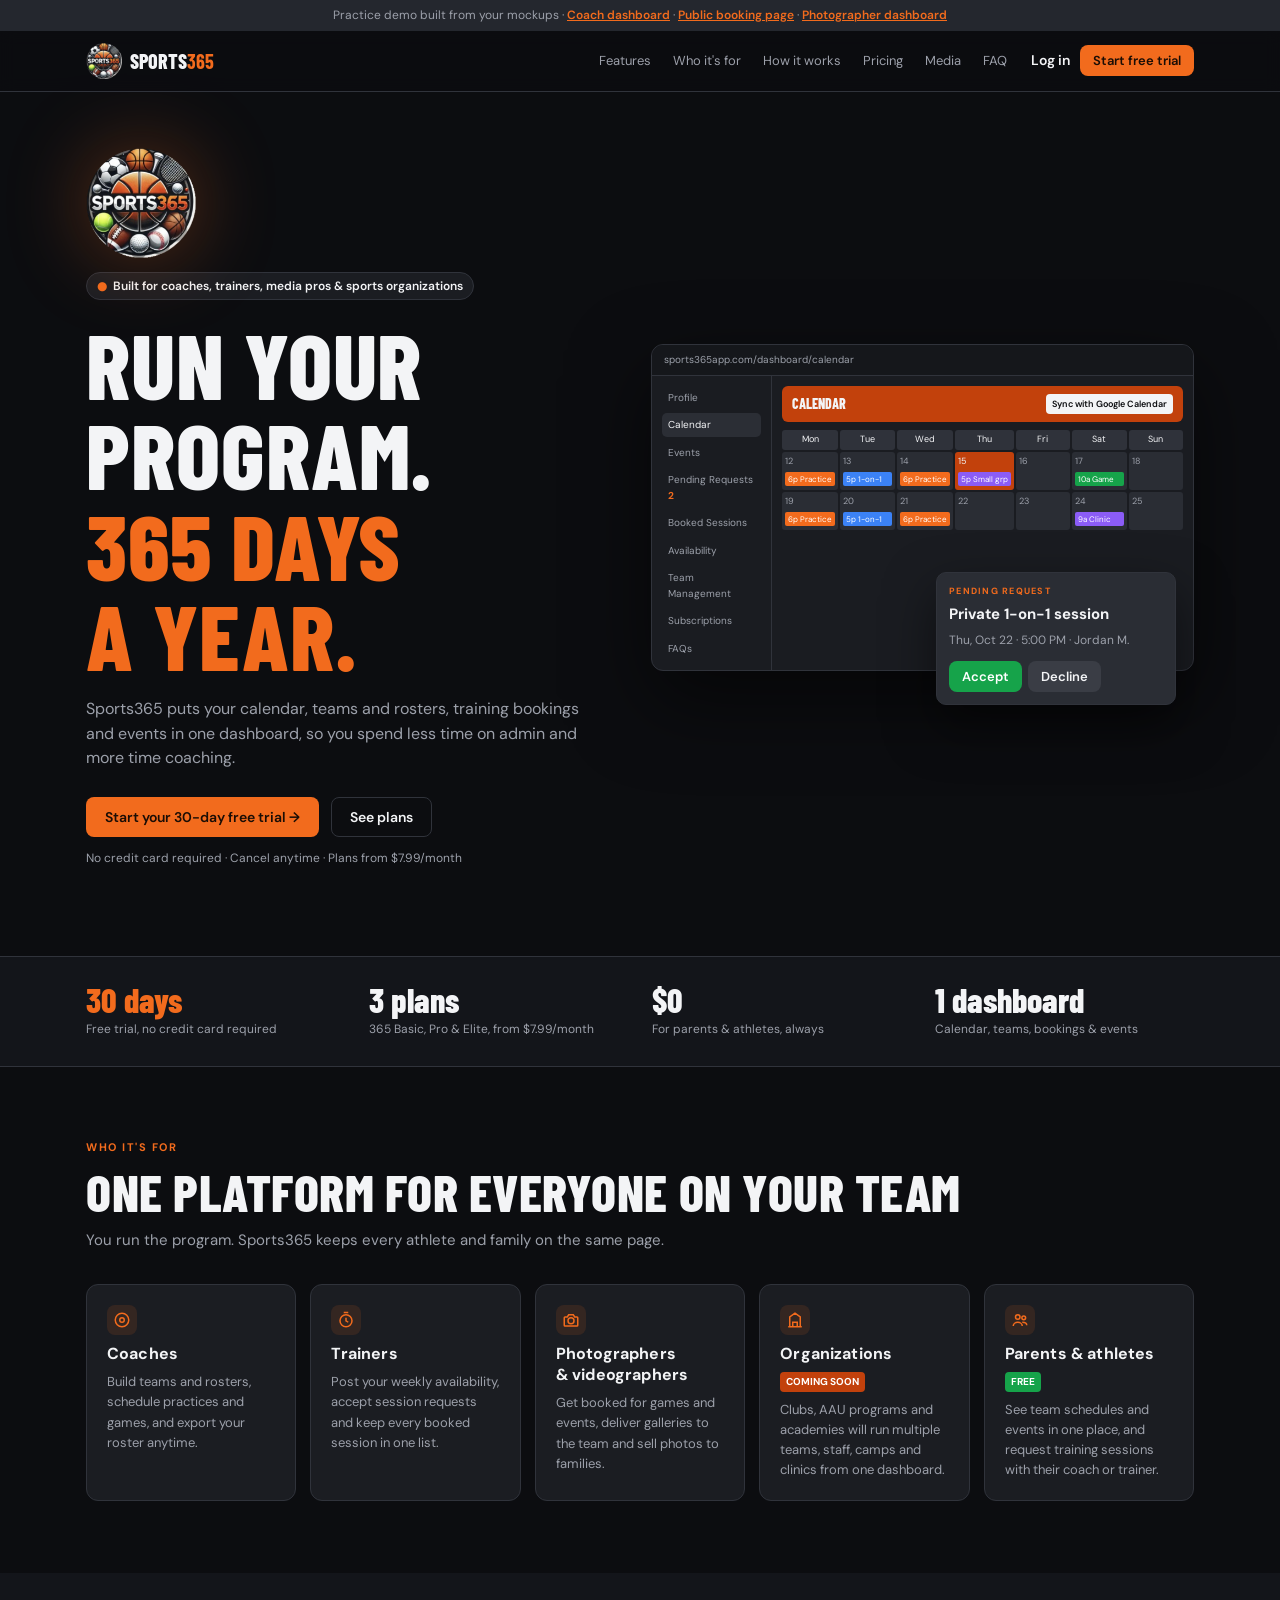
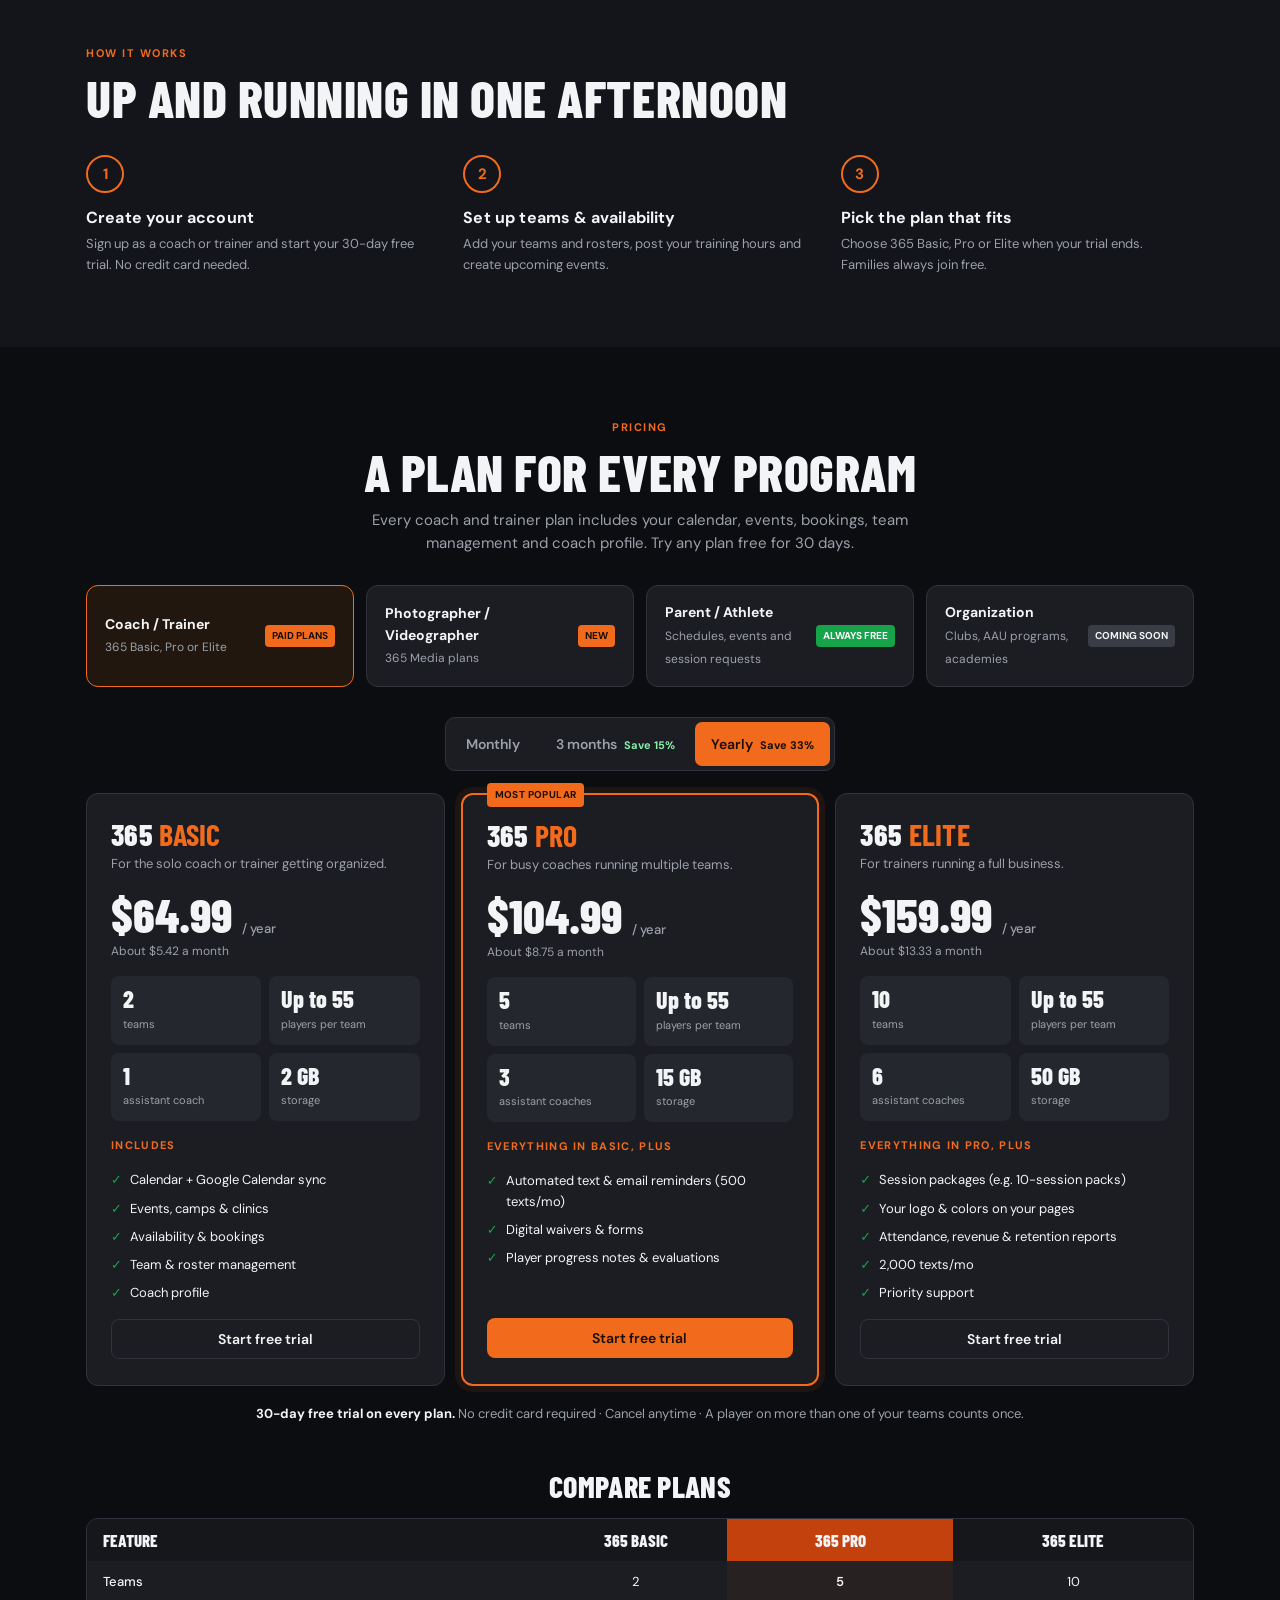
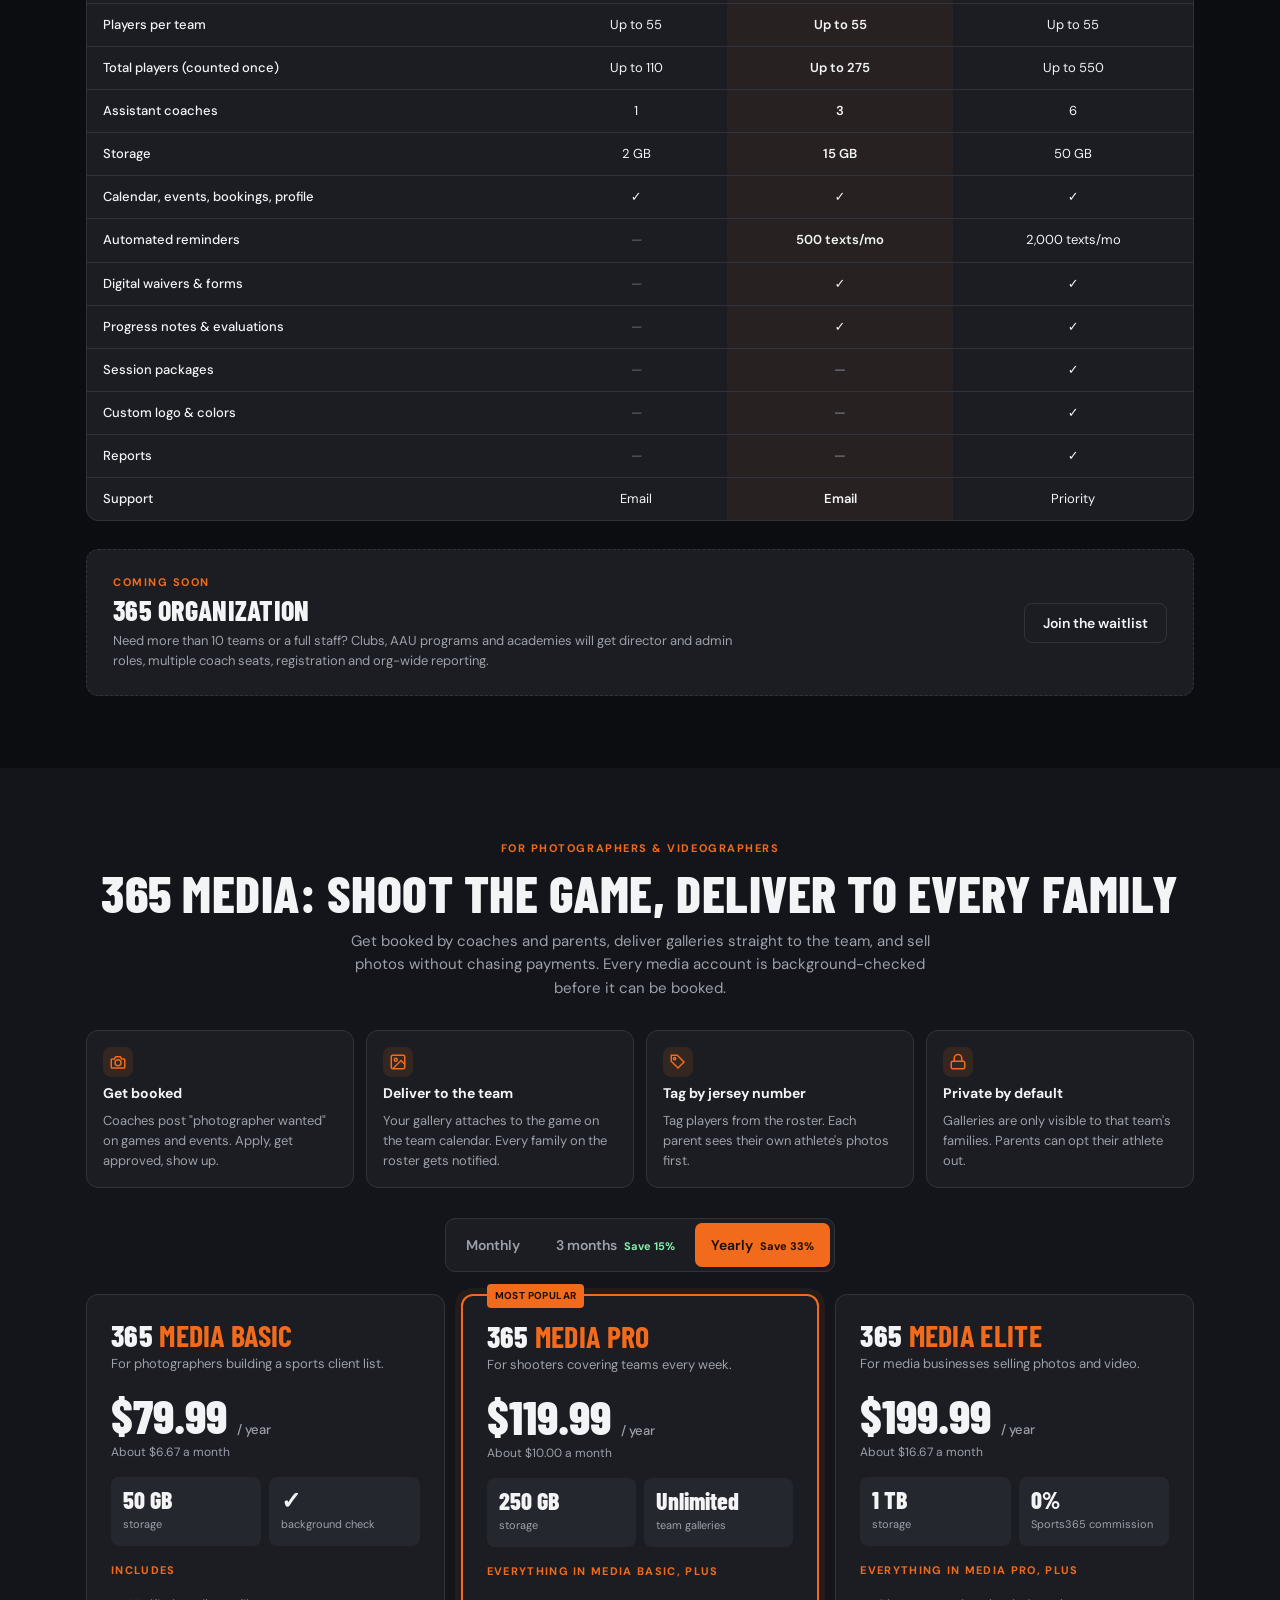
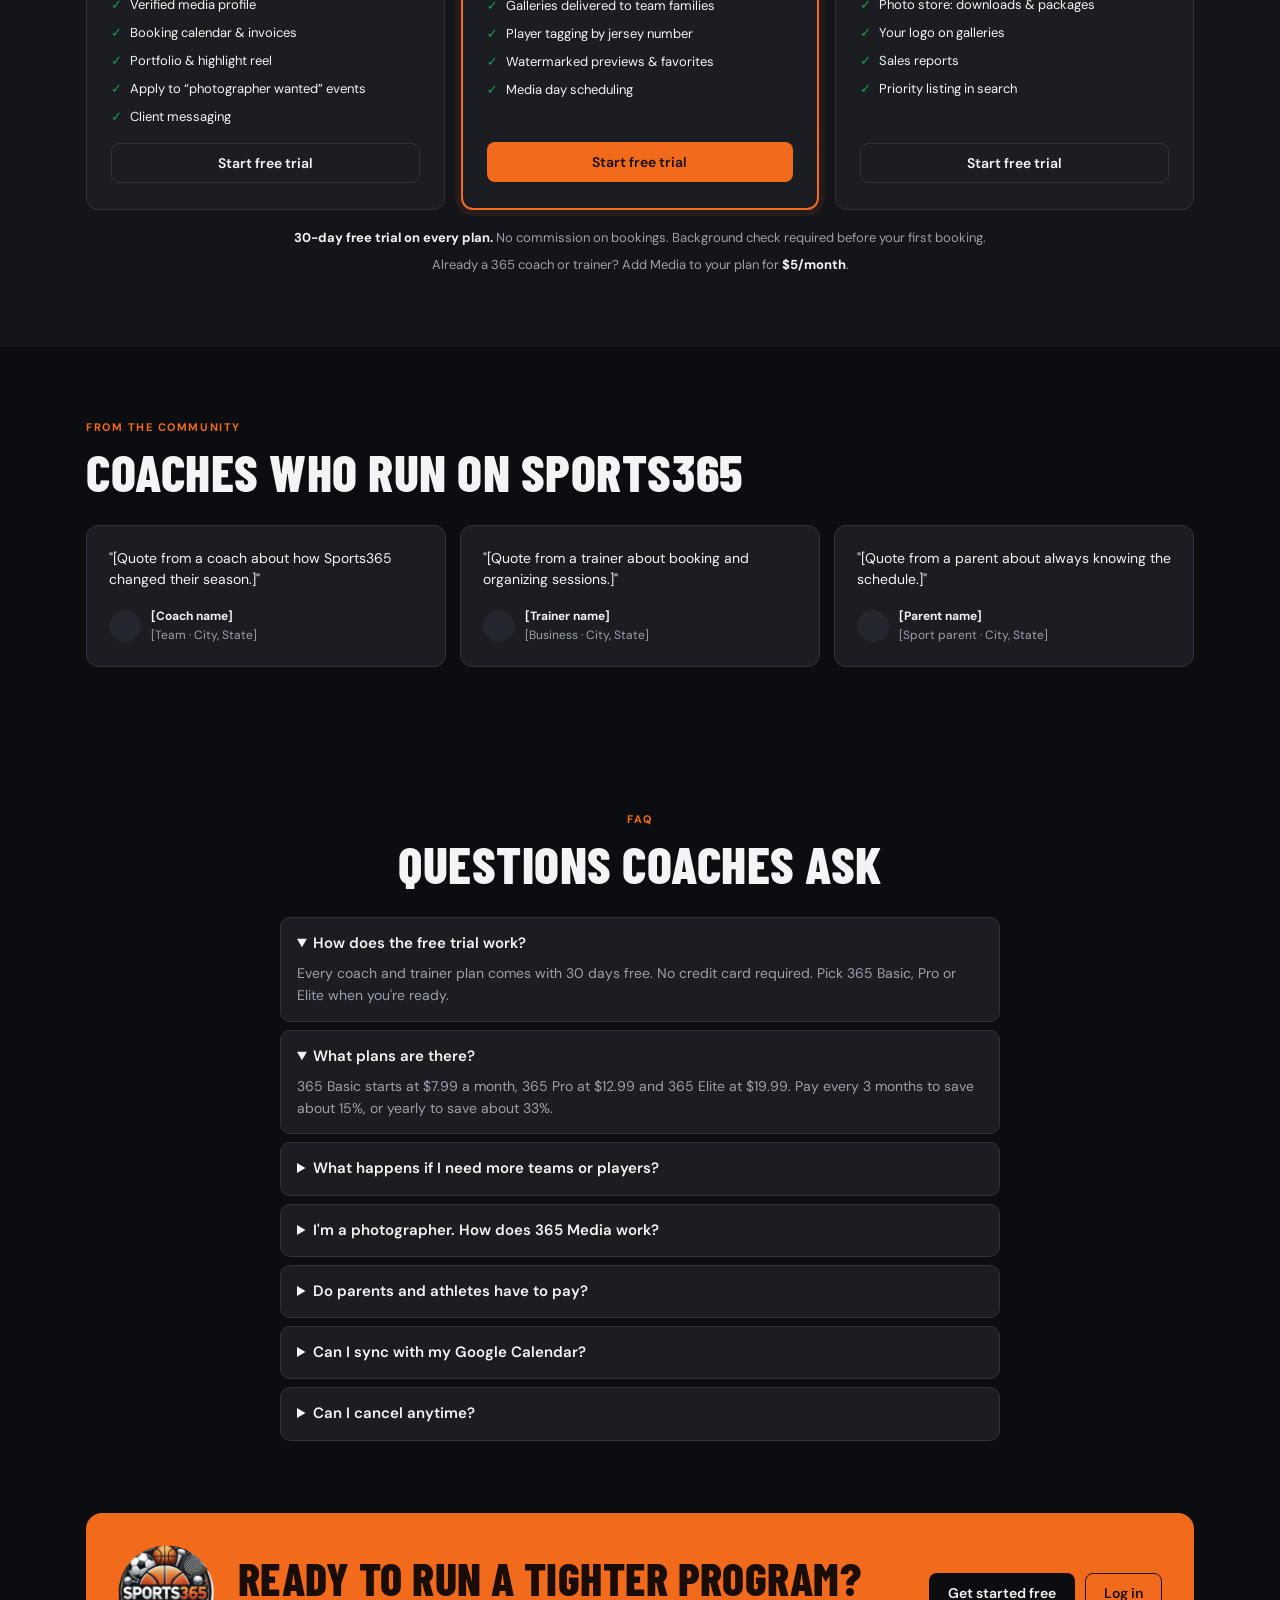
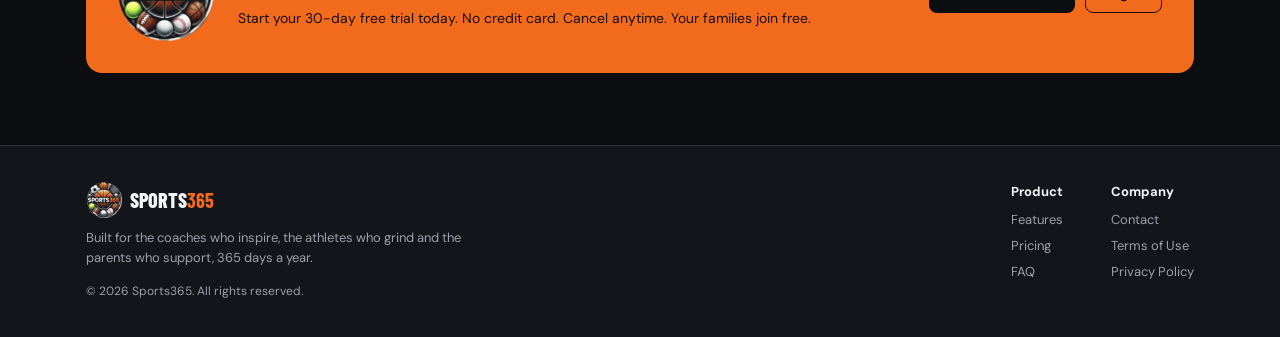
<file: Sports365 Demo with photographer/index.html>
<!doctype html>
<html lang="en">
<head>
<meta charset="utf-8">
<meta name="viewport" content="width=device-width,initial-scale=1">
<title>Sports365 Demo with photographer</title>
<link rel="preconnect" href="https://fonts.googleapis.com">
<link rel="preconnect" href="https://fonts.gstatic.com" crossorigin>
<link rel="stylesheet" href="https://fonts.googleapis.com/css2?family=Barlow+Condensed:wght@700;800&family=DM+Sans:wght@400;500;600;700&display=swap">
<link rel="stylesheet" href="styles.css">
<style>
  .nav { position: sticky; top: 0; z-index: 20; background: rgba(12,13,16,.92); backdrop-filter: blur(8px); border-bottom: 1px solid var(--line); }
  .nav .wrap { display: flex; align-items: center; gap: 24px; padding-block: 12px; }
  .brand { display: flex; align-items: center; gap: 8px; text-decoration: none; font: 800 20px/1 var(--font-display); text-transform: uppercase; }
  .brand img { width: 36px; height: 36px; }
  .brand b { color: var(--accent); }
  .nav-links { display: flex; gap: 22px; margin-left: auto; font-size: 13px; }
  .nav-links a { text-decoration: none; color: var(--muted); }
  .nav-links a:hover { color: var(--fg); }
  .nav-cta { display: flex; gap: 10px; align-items: center; }
  .nav-cta .login { text-decoration: none; font-weight: 600; font-size: 14px; }

  .hero .wrap { display: grid; grid-template-columns: 1fr 1.05fr; gap: 48px; align-items: center; padding-block: 56px 48px; }
  .hero-logo { width: 110px; height: 110px; filter: drop-shadow(0 0 40px rgba(242,107,29,.35)); }
  .hero h1 { font-size: clamp(52px, 8vw, 92px); margin: 18px 0 18px; }
  .hero h1 span { color: var(--accent); display: block; }
  .hero p.lead { color: var(--muted); max-width: 46ch; font-size: 16px; }
  .hero .ctas { display: flex; gap: 12px; flex-wrap: wrap; margin: 26px 0 12px; }
  .fine { font-size: 12px; color: var(--muted); }

  .shot { position: relative; }
  .shot-window { background: #1a1c21; border: 1px solid var(--line); border-radius: 12px; overflow: hidden; box-shadow: 0 30px 80px rgba(0,0,0,.55); }
  .shot-bar { font-size: 10px; color: var(--muted); padding: 7px 12px; border-bottom: 1px solid var(--line); background: #15171b; }
  .shot-body { display: grid; grid-template-columns: 120px 1fr; min-height: 250px; }
  .shot-side { padding: 10px; border-right: 1px solid var(--line); display: grid; gap: 4px; align-content: start; font-size: 10px; color: var(--muted); }
  .shot-side .on { background: #2b2e35; color: var(--fg); border-radius: 5px; }
  .shot-side span { padding: 4px 6px; }
  .shot-main { padding: 10px; min-width: 0; }
  .shot-head { background: var(--accent-deep); border-radius: 6px; padding: 8px 10px; display: flex; justify-content: space-between; align-items: center; font: 800 14px/1 var(--font-display); text-transform: uppercase; }
  .shot-head small { font: 600 9px var(--font-body); background: var(--fg); color: var(--bg); padding: 4px 6px; border-radius: 4px; text-transform: none; }
  .cal { display: grid; grid-template-columns: repeat(7, 1fr); gap: 2px; margin-top: 8px; font-size: 9px; }
  .cal div { background: #2a2d34; min-height: 38px; padding: 3px; border-radius: 3px; color: var(--muted); }
  .cal .h { min-height: 0; background: #2f323a; text-align: center; color: var(--fg); }
  .cal .today { background: var(--accent-deep); color: var(--fg); }
  .ev { display: block; margin-top: 3px; border-radius: 2px; padding: 1px 3px; color: #fff; font-size: 8px; white-space: nowrap; overflow: hidden; }
  .ev.o { background: var(--accent); } .ev.b { background: var(--blue); } .ev.g { background: var(--good); } .ev.v { background: var(--violet); }
  .float-req { position: absolute; right: 18px; bottom: -34px; width: 240px; background: #2a2d34; border: 1px solid var(--line); border-radius: 10px; padding: 12px; box-shadow: 0 20px 50px rgba(0,0,0,.5); }
  .float-req .eyebrow { font-size: 9px; }
  .float-req strong { display: block; margin: 4px 0 2px; }
  .float-req .row { display: flex; gap: 6px; margin-top: 10px; }

  .stats { border-block: 1px solid var(--line); background: var(--bg-2); margin-top: 40px; }
  .stats .wrap { display: grid; grid-template-columns: repeat(4, 1fr); gap: 24px; padding-block: 26px; }
  .stat b { display: block; font: 800 34px/1 var(--font-display); }
  .stat:first-child b { color: var(--accent); }
  .stat span { font-size: 12px; color: var(--muted); }

  section.block .wrap { padding-block: 72px; }
  .sec-head h2 { font-size: clamp(34px, 5vw, 52px); margin: 10px 0 12px; }
  .sec-head p { color: var(--muted); max-width: 60ch; }
  .sec-head.center { text-align: center; } .sec-head.center p { margin-inline: auto; }

  .who { display: grid; grid-template-columns: repeat(5, 1fr); gap: 14px; margin-top: 32px; }
  .who .card { padding: 20px; display: grid; gap: 8px; align-content: start; }
  .who h3 { font: 700 16px var(--font-body); text-transform: none; }
  .who p { font-size: 13px; color: var(--muted); }
  .ico { width: 30px; height: 30px; border-radius: 8px; display: grid; place-items: center; background: rgba(242,107,29,.12); color: var(--accent); }
  .ico svg { width: 18px; height: 18px; }
  .free { justify-self: start; background: var(--good); color: #fff; font-size: 10px; font-weight: 700; padding: 2px 6px; border-radius: 4px; }
  .soon { justify-self: start; background: var(--accent-deep); color: #fff; font-size: 10px; font-weight: 700; padding: 2px 6px; border-radius: 4px; }

  .steps { display: grid; grid-template-columns: repeat(3, 1fr); gap: 24px; margin-top: 32px; }
  .step-n { width: 38px; height: 38px; border-radius: 50%; border: 2px solid var(--accent); display: grid; place-items: center; font-weight: 700; color: var(--accent); margin-bottom: 14px; }
  .step h3 { font: 700 16px var(--font-body); text-transform: none; margin-bottom: 6px; }
  .step p { font-size: 13px; color: var(--muted); }

  /* ---- NEW pricing ---- */
  .acct { display: grid; grid-template-columns: repeat(4, 1fr); gap: 12px; margin-top: 30px; }
  .acct .card { padding: 16px 18px; display: flex; gap: 12px; align-items: center; }
  .acct .card.on { border-color: var(--accent); background: #22170f; }
  .acct b { display: block; font-size: 14px; }
  .acct span.s { font-size: 12px; color: var(--muted); }
  .acct .badge { margin-left: auto; font-size: 10px; font-weight: 700; padding: 3px 7px; border-radius: 4px; white-space: nowrap; }
  .badge.paid { background: var(--accent); color: var(--accent-ink); }
  .badge.free { background: var(--good); color: #fff; }
  .badge.soon { background: #3a3d45; color: var(--fg); }

  .toggle { display: flex; justify-content: center; margin-top: 30px; }
  .toggle .seg { display: inline-flex; gap: 4px; background: var(--panel); border: 1px solid var(--line); border-radius: 10px; padding: 4px; flex-wrap: wrap; justify-content: center; }
  .toggle button { font: 600 14px var(--font-body); color: var(--muted); background: transparent; border: 0; border-radius: 7px; padding: 10px 16px; min-height: 44px; cursor: pointer; }
  .toggle button[aria-pressed="true"] { background: var(--accent); color: var(--accent-ink); }
  .toggle button small { font-size: 11px; font-weight: 700; color: #86efac; margin-left: 4px; }
  .toggle button[aria-pressed="true"] small { color: var(--accent-ink); }

  .tiers { display: grid; grid-template-columns: repeat(3, 1fr); gap: 16px; margin-top: 22px; align-items: stretch; }
  .tier { padding: 26px 24px; display: flex; flex-direction: column; gap: 16px; position: relative; }
  .tier.best { border: 2px solid var(--accent); box-shadow: 0 0 0 6px rgba(242,107,29,.08); }
  .tier .tag { position: absolute; top: -12px; left: 24px; background: var(--accent); color: var(--accent-ink); font-size: 10px; font-weight: 700; padding: 4px 8px; border-radius: 4px; letter-spacing: .04em; }
  .tier h3 { font-size: 30px; }
  .tier h3 b { color: var(--accent); }
  .tier .tl { font-size: 13px; color: var(--muted); margin-top: 4px; }
  .tier .amt { font: 800 48px/1 var(--font-display); }
  .tier .amt small { font: 500 13px var(--font-body); color: var(--muted); }
  .tier .per { font-size: 12px; color: var(--muted); min-height: 18px; margin-top: 4px; }
  .lims { display: grid; grid-template-columns: 1fr 1fr; gap: 8px; }
  .lims div { background: var(--panel-2); border-radius: 8px; padding: 10px 12px; }
  .lims b { display: block; font: 800 24px/1.05 var(--font-display); }
  .lims span { font-size: 11px; color: var(--muted); }
  .tier h4 { margin: 0; font-size: 11px; letter-spacing: .12em; text-transform: uppercase; color: var(--accent); }
  .tier ul { list-style: none; padding: 0; margin: 0; display: grid; gap: 8px; font-size: 13px; }
  .tier li { display: flex; gap: 8px; align-items: flex-start; }
  .tier li::before { content: "✓"; color: var(--good); font-weight: 700; }
  .tier .btn { margin-top: auto; }
  .trial-note { text-align: center; margin-top: 18px; font-size: 13px; color: var(--muted); }
  .trial-note b { color: var(--fg); }

  .compare { margin-top: 48px; }
  .compare h3 { font-size: 30px; text-align: center; margin-bottom: 16px; }
  .tbl { overflow-x: auto; border: 1px solid var(--line); border-radius: var(--radius); background: var(--panel); }
  .tbl table { width: 100%; min-width: 620px; border-collapse: collapse; font-size: 13px; }
  .tbl th, .tbl td { padding: 11px 16px; border-bottom: 1px solid var(--line); text-align: center; }
  .tbl tr:last-child th, .tbl tr:last-child td { border-bottom: 0; }
  .tbl thead th { font: 800 17px var(--font-display); text-transform: uppercase; background: #15171b; }
  .tbl thead th.hl { background: var(--accent-deep); }
  .tbl tbody th { text-align: left; font-weight: 500; }
  .tbl td.no { color: #6b6f78; }
  .tbl td.hl { background: rgba(242,107,29,.06); font-weight: 600; }

  .org { margin-top: 28px; display: grid; grid-template-columns: 1fr auto; gap: 20px; align-items: center; padding: 24px 26px; border-style: dashed; }
  .org h3 { font-size: 28px; margin: 6px 0 6px; }
  .org p { font-size: 13px; color: var(--muted); max-width: 70ch; }

  .quotes { display: grid; grid-template-columns: repeat(3, 1fr); gap: 14px; margin-top: 28px; }
  .quote { padding: 22px; display: grid; gap: 16px; }
  .quote p { font-size: 14px; }
  .who-q { display: flex; align-items: center; gap: 10px; font-size: 12px; }
  .who-q i { width: 32px; height: 32px; border-radius: 50%; background: var(--panel-2); flex: none; }

  .faq { max-width: 720px; margin: 28px auto 0; display: grid; gap: 8px; }
  details { background: var(--panel); border: 1px solid var(--line); border-radius: 10px; padding: 14px 16px; }
  summary { cursor: pointer; font-weight: 600; }
  details p { color: var(--muted); font-size: 14px; margin-top: 8px; }

  .cta-band { background: var(--accent); color: var(--accent-ink); border-radius: 16px; padding: 32px; display: grid; grid-template-columns: auto 1fr auto; gap: 24px; align-items: center; }
  .cta-band img { width: 96px; height: 96px; }
  .cta-band h2 { font-size: clamp(32px, 4.5vw, 46px); }
  .cta-band p { font-size: 14px; margin-top: 8px; }
  .cta-band .btns { display: flex; gap: 10px; flex-wrap: wrap; }
  .cta-band .btn-ghost { border-color: var(--accent-ink); color: var(--accent-ink); }


  .media-how { display: grid; grid-template-columns: repeat(4, 1fr); gap: 12px; margin-top: 30px; }
  .mh { background: var(--panel); border: 1px solid var(--line); border-radius: var(--radius); padding: 16px; display: grid; gap: 6px; align-content: start; }
  .mh b { font-size: 14px; }
  .mh p { font-size: 13px; color: var(--muted); }
  @media (max-width: 900px) { .media-how { grid-template-columns: repeat(2, 1fr); } }
  @media (max-width: 520px) { .media-how { grid-template-columns: 1fr; } }

  footer { border-top: 1px solid var(--line); background: var(--bg-2); }
  footer .wrap { display: grid; grid-template-columns: 1fr auto auto; gap: 48px; padding-block: 36px; font-size: 13px; }
  footer h4 { margin: 0 0 8px; font-size: 13px; }
  footer ul { list-style: none; padding: 0; margin: 0; display: grid; gap: 6px; color: var(--muted); }
  footer a { text-decoration: none; }

  @media (max-width: 900px) {
    .nav-links { display: none; }
    .nav-cta { margin-left: auto; }
    .hero .wrap { grid-template-columns: 1fr; }
    .who { grid-template-columns: repeat(2, 1fr); }
    .tiers, .acct { grid-template-columns: 1fr; }
    .stats .wrap { grid-template-columns: repeat(2, 1fr); }
    .quotes, .steps { grid-template-columns: 1fr; }
    .cta-band, .org { grid-template-columns: 1fr; }
    .float-req { position: static; width: auto; margin-top: 12px; }
    footer .wrap { grid-template-columns: 1fr 1fr; }
    footer .wrap > div:first-child { grid-column: 1 / -1; }
  }
  @media (max-width: 520px) {
    .who { grid-template-columns: 1fr; }
    .shot-body { grid-template-columns: 1fr; }
    .shot-side { display: none; }
    .nav-cta .login { display: none; }
  }
</style>
</head>
<body>

<div class="demo-bar">Practice demo built from your mockups · <a href="dashboard.html">Coach dashboard</a> · <a href="book.html">Public booking page</a> · <a href="media.html">Photographer dashboard</a></div>

<header class="nav">
  <div class="wrap">
    <a class="brand" href="./"><img src="assets/logo.png" alt=""><span>Sports<b>365</b></span></a>
    <nav class="nav-links" aria-label="Main">
      <a href="#features">Features</a><a href="#who">Who it's for</a><a href="#how">How it works</a><a href="#pricing">Pricing</a><a href="#media">Media</a><a href="#faq">FAQ</a>
    </nav>
    <div class="nav-cta">
      <a class="login" href="dashboard.html">Log in</a>
      <a class="btn btn-primary btn-sm" href="dashboard.html">Start free trial</a>
    </div>
  </div>
</header>

<main>
  <section class="hero" id="top">
    <div class="wrap">
      <div>
        <img class="hero-logo" src="assets/logo.png" alt="Sports365 logo">
        <div style="margin-top:14px"><span class="chip"><span class="accent">●</span> Built for coaches, trainers, media pros &amp; sports organizations</span></div>
        <h1>Run your program. <span>365 days a year.</span></h1>
        <p class="lead">Sports365 puts your calendar, teams and rosters, training bookings and events in one dashboard, so you spend less time on admin and more time coaching.</p>
        <div class="ctas">
          <a class="btn btn-primary" href="dashboard.html">Start your 30-day free trial →</a>
          <a class="btn btn-ghost" href="#pricing">See plans</a>
        </div>
        <p class="fine">No credit card required · Cancel anytime · Plans from $7.99/month</p>
      </div>

      <div class="shot" aria-label="Preview of the Sports365 calendar">
        <div class="shot-window">
          <div class="shot-bar">sports365app.com/dashboard/calendar</div>
          <div class="shot-body">
            <div class="shot-side">
              <span>Profile</span><span class="on">Calendar</span><span>Events</span><span>Pending Requests <b class="accent">2</b></span><span>Booked Sessions</span><span>Availability</span><span>Team Management</span><span>Subscriptions</span><span>FAQs</span>
            </div>
            <div class="shot-main">
              <div class="shot-head">Calendar <small>Sync with Google Calendar</small></div>
              <div class="cal">
                <div class="h">Mon</div><div class="h">Tue</div><div class="h">Wed</div><div class="h">Thu</div><div class="h">Fri</div><div class="h">Sat</div><div class="h">Sun</div>
                <div>12<span class="ev o">6p Practice</span></div><div>13<span class="ev b">5p 1-on-1</span></div><div>14<span class="ev o">6p Practice</span></div><div class="today">15<span class="ev v">5p Small grp</span></div><div>16</div><div>17<span class="ev g">10a Game</span></div><div>18</div>
                <div>19<span class="ev o">6p Practice</span></div><div>20<span class="ev b">5p 1-on-1</span></div><div>21<span class="ev o">6p Practice</span></div><div>22</div><div>23</div><div>24<span class="ev v">9a Clinic</span></div><div>25</div>
              </div>
            </div>
          </div>
        </div>
        <div class="float-req">
          <div class="eyebrow">Pending request</div>
          <strong>Private 1-on-1 session</strong>
          <span class="fine">Thu, Oct 22 · 5:00 PM · Jordan M.</span>
          <div class="row"><button class="btn btn-good btn-sm" type="button">Accept</button><button class="btn btn-mute btn-sm" type="button">Decline</button></div>
        </div>
      </div>
    </div>

    <div class="stats">
      <div class="wrap">
        <div class="stat"><b>30 days</b><span>Free trial, no credit card required</span></div>
        <div class="stat"><b>3 plans</b><span>365 Basic, Pro &amp; Elite, from $7.99/month</span></div>
        <div class="stat"><b>$0</b><span>For parents &amp; athletes, always</span></div>
        <div class="stat"><b>1 dashboard</b><span>Calendar, teams, bookings &amp; events</span></div>
      </div>
    </div>
  </section>

  <section class="block" id="who">
    <div class="wrap">
      <div class="sec-head">
        <div class="eyebrow">Who it's for</div>
        <h2>One platform for everyone on your team</h2>
        <p>You run the program. Sports365 keeps every athlete and family on the same page.</p>
      </div>
      <div class="who">
        <div class="card"><span class="ico"><svg viewBox="0 0 24 24" fill="none" stroke="currentColor" stroke-width="2" aria-hidden="true"><circle cx="12" cy="12" r="9"/><circle cx="12" cy="12" r="3"/></svg></span><h3>Coaches</h3><p>Build teams and rosters, schedule practices and games, and export your roster anytime.</p></div>
        <div class="card"><span class="ico"><svg viewBox="0 0 24 24" fill="none" stroke="currentColor" stroke-width="2" aria-hidden="true"><circle cx="12" cy="13" r="8"/><path d="M12 9v4l3 2M9 2h6"/></svg></span><h3>Trainers</h3><p>Post your weekly availability, accept session requests and keep every booked session in one list.</p></div>
        <div class="card"><span class="ico"><svg viewBox="0 0 24 24" fill="none" stroke="currentColor" stroke-width="2" aria-hidden="true"><path d="M4 8h3l2-3h6l2 3h3a1 1 0 0 1 1 1v10a1 1 0 0 1-1 1H4a1 1 0 0 1-1-1V9a1 1 0 0 1 1-1z"/><circle cx="12" cy="13" r="4"/></svg></span><h3>Photographers &amp; videographers</h3><p>Get booked for games and events, deliver galleries to the team and sell photos to families.</p></div>
        <div class="card"><span class="ico"><svg viewBox="0 0 24 24" fill="none" stroke="currentColor" stroke-width="2" aria-hidden="true"><path d="M3 21h18M5 21V8l7-5 7 5v13M9 21v-6h6v6"/></svg></span><h3>Organizations</h3><span class="soon">COMING SOON</span><p>Clubs, AAU programs and academies will run multiple teams, staff, camps and clinics from one dashboard.</p></div>
        <div class="card"><span class="ico"><svg viewBox="0 0 24 24" fill="none" stroke="currentColor" stroke-width="2" aria-hidden="true"><circle cx="9" cy="8" r="3"/><circle cx="17" cy="9" r="2.5"/><path d="M3 20c0-3 3-5 6-5s6 2 6 5M15 15c3 0 6 1.5 6 4"/></svg></span><h3>Parents &amp; athletes</h3><span class="free">FREE</span><p>See team schedules and events in one place, and request training sessions with their coach or trainer.</p></div>
      </div>
    </div>
  </section>

  <section class="block" id="how" style="background:var(--bg-2)">
    <div class="wrap">
      <div class="sec-head">
        <div class="eyebrow">How it works</div>
        <h2>Up and running in one afternoon</h2>
      </div>
      <div class="steps">
        <div class="step"><div class="step-n">1</div><h3>Create your account</h3><p>Sign up as a coach or trainer and start your 30-day free trial. No credit card needed.</p></div>
        <div class="step"><div class="step-n">2</div><h3>Set up teams &amp; availability</h3><p>Add your teams and rosters, post your training hours and create upcoming events.</p></div>
        <div class="step"><div class="step-n">3</div><h3>Pick the plan that fits</h3><p>Choose 365 Basic, Pro or Elite when your trial ends. Families always join free.</p></div>
      </div>
    </div>
  </section>

  <section class="block" id="pricing">
    <div class="wrap">
      <div class="sec-head center">
        <div class="eyebrow">Pricing</div>
        <h2>A plan for every program</h2>
        <p>Every coach and trainer plan includes your calendar, events, bookings, team management and coach profile. Try any plan free for 30 days.</p>
      </div>

      <div class="acct" aria-label="Account types">
        <div class="card on"><div><b>Coach / Trainer</b><span class="s">365 Basic, Pro or Elite</span></div><span class="badge paid">PAID PLANS</span></div>
        <a class="card" href="#media" style="text-decoration:none"><div><b>Photographer / Videographer</b><span class="s">365 Media plans</span></div><span class="badge paid">NEW</span></a>
        <div class="card"><div><b>Parent / Athlete</b><span class="s">Schedules, events and session requests</span></div><span class="badge free">ALWAYS FREE</span></div>
        <div class="card"><div><b>Organization</b><span class="s">Clubs, AAU programs, academies</span></div><span class="badge soon">COMING SOON</span></div>
      </div>

      <div class="toggle"><div class="seg" role="group" aria-label="Billing period">
        <button type="button" data-p="m" aria-pressed="false">Monthly</button>
        <button type="button" data-p="q" aria-pressed="false">3 months <small>Save 15%</small></button>
        <button type="button" data-p="y" aria-pressed="true">Yearly <small>Save 33%</small></button>
      </div></div>

      <div class="tiers">
        <article class="card tier">
          <div><h3>365 <b>Basic</b></h3><p class="tl">For the solo coach or trainer getting organized.</p></div>
          <div><div class="amt" data-m="$7.99" data-q="$19.99" data-y="$64.99">$64.99 <small data-m="/ month" data-q="/ 3 months" data-y="/ year">/ year</small></div><p class="per" data-m="Billed monthly" data-q="About $6.66 a month" data-y="About $5.42 a month">About $5.42 a month</p></div>
          <div class="lims"><div><b>2</b><span>teams</span></div><div><b>Up to 55</b><span>players per team</span></div><div><b>1</b><span>assistant coach</span></div><div><b>2 GB</b><span>storage</span></div></div>
          <div><h4>Includes</h4></div>
          <ul><li>Calendar + Google Calendar sync</li><li>Events, camps &amp; clinics</li><li>Availability &amp; bookings</li><li>Team &amp; roster management</li><li>Coach profile</li></ul>
          <a class="btn btn-ghost btn-block" href="dashboard.html">Start free trial</a>
        </article>

        <article class="card tier best">
          <span class="tag">MOST POPULAR</span>
          <div><h3>365 <b>Pro</b></h3><p class="tl">For busy coaches running multiple teams.</p></div>
          <div><div class="amt" data-m="$12.99" data-q="$32.99" data-y="$104.99">$104.99 <small data-m="/ month" data-q="/ 3 months" data-y="/ year">/ year</small></div><p class="per" data-m="Billed monthly" data-q="About $11.00 a month" data-y="About $8.75 a month">About $8.75 a month</p></div>
          <div class="lims"><div><b>5</b><span>teams</span></div><div><b>Up to 55</b><span>players per team</span></div><div><b>3</b><span>assistant coaches</span></div><div><b>15 GB</b><span>storage</span></div></div>
          <div><h4>Everything in Basic, plus</h4></div>
          <ul><li>Automated text &amp; email reminders (500 texts/mo)</li><li>Digital waivers &amp; forms</li><li>Player progress notes &amp; evaluations</li></ul>
          <a class="btn btn-primary btn-block" href="dashboard.html">Start free trial</a>
        </article>

        <article class="card tier">
          <div><h3>365 <b>Elite</b></h3><p class="tl">For trainers running a full business.</p></div>
          <div><div class="amt" data-m="$19.99" data-q="$49.99" data-y="$159.99">$159.99 <small data-m="/ month" data-q="/ 3 months" data-y="/ year">/ year</small></div><p class="per" data-m="Billed monthly" data-q="About $16.66 a month" data-y="About $13.33 a month">About $13.33 a month</p></div>
          <div class="lims"><div><b>10</b><span>teams</span></div><div><b>Up to 55</b><span>players per team</span></div><div><b>6</b><span>assistant coaches</span></div><div><b>50 GB</b><span>storage</span></div></div>
          <div><h4>Everything in Pro, plus</h4></div>
          <ul><li>Session packages (e.g. 10-session packs)</li><li>Your logo &amp; colors on your pages</li><li>Attendance, revenue &amp; retention reports</li><li>2,000 texts/mo</li><li>Priority support</li></ul>
          <a class="btn btn-ghost btn-block" href="dashboard.html">Start free trial</a>
        </article>
      </div>
      <p class="trial-note"><b>30-day free trial on every plan.</b> No credit card required · Cancel anytime · A player on more than one of your teams counts once.</p>

      <div class="compare">
        <h3>Compare plans</h3>
        <div class="tbl"><table>
          <thead><tr><th scope="col" style="text-align:left">Feature</th><th scope="col">365 Basic</th><th scope="col" class="hl">365 Pro</th><th scope="col">365 Elite</th></tr></thead>
          <tbody>
            <tr><th scope="row">Teams</th><td>2</td><td class="hl">5</td><td>10</td></tr>
            <tr><th scope="row">Players per team</th><td>Up to 55</td><td class="hl">Up to 55</td><td>Up to 55</td></tr>
            <tr><th scope="row">Total players (counted once)</th><td>Up to 110</td><td class="hl">Up to 275</td><td>Up to 550</td></tr>
            <tr><th scope="row">Assistant coaches</th><td>1</td><td class="hl">3</td><td>6</td></tr>
            <tr><th scope="row">Storage</th><td>2 GB</td><td class="hl">15 GB</td><td>50 GB</td></tr>
            <tr><th scope="row">Calendar, events, bookings, profile</th><td>✓</td><td class="hl">✓</td><td>✓</td></tr>
            <tr><th scope="row">Automated reminders</th><td class="no">—</td><td class="hl">500 texts/mo</td><td>2,000 texts/mo</td></tr>
            <tr><th scope="row">Digital waivers &amp; forms</th><td class="no">—</td><td class="hl">✓</td><td>✓</td></tr>
            <tr><th scope="row">Progress notes &amp; evaluations</th><td class="no">—</td><td class="hl">✓</td><td>✓</td></tr>
            <tr><th scope="row">Session packages</th><td class="no">—</td><td class="hl no">—</td><td>✓</td></tr>
            <tr><th scope="row">Custom logo &amp; colors</th><td class="no">—</td><td class="hl no">—</td><td>✓</td></tr>
            <tr><th scope="row">Reports</th><td class="no">—</td><td class="hl no">—</td><td>✓</td></tr>
            <tr><th scope="row">Support</th><td>Email</td><td class="hl">Email</td><td>Priority</td></tr>
          </tbody>
        </table></div>
      </div>

      <div class="card org">
        <div>
          <div class="eyebrow">Coming soon</div>
          <h3>365 Organization</h3>
          <p>Need more than 10 teams or a full staff? Clubs, AAU programs and academies will get director and admin roles, multiple coach seats, registration and org-wide reporting.</p>
        </div>
        <a class="btn btn-ghost" href="#faq">Join the waitlist</a>
      </div>
    </div>
  </section>


  <section class="block" id="media" style="background:var(--bg-2)">
    <div class="wrap">
      <div class="sec-head center">
        <div class="eyebrow">For photographers &amp; videographers</div>
        <h2>365 Media: shoot the game, deliver to every family</h2>
        <p>Get booked by coaches and parents, deliver galleries straight to the team, and sell photos without chasing payments. Every media account is background-checked before it can be booked.</p>
      </div>

      <div class="media-how">
        <div class="mh"><span class="ico"><svg viewBox="0 0 24 24" fill="none" stroke="currentColor" stroke-width="2" aria-hidden="true"><path d="M4 8h3l2-3h6l2 3h3a1 1 0 0 1 1 1v10a1 1 0 0 1-1 1H4a1 1 0 0 1-1-1V9a1 1 0 0 1 1-1z"/><circle cx="12" cy="13" r="4"/></svg></span><b>Get booked</b><p>Coaches post "photographer wanted" on games and events. Apply, get approved, show up.</p></div>
        <div class="mh"><span class="ico"><svg viewBox="0 0 24 24" fill="none" stroke="currentColor" stroke-width="2" aria-hidden="true"><rect x="3" y="3" width="18" height="18" rx="2"/><circle cx="9" cy="9" r="2"/><path d="M21 15l-5-5L5 21"/></svg></span><b>Deliver to the team</b><p>Your gallery attaches to the game on the team calendar. Every family on the roster gets notified.</p></div>
        <div class="mh"><span class="ico"><svg viewBox="0 0 24 24" fill="none" stroke="currentColor" stroke-width="2" aria-hidden="true"><path d="M20 12l-8 8-9-9V3h8z"/><circle cx="7.5" cy="7.5" r="1.5"/></svg></span><b>Tag by jersey number</b><p>Tag players from the roster. Each parent sees their own athlete's photos first.</p></div>
        <div class="mh"><span class="ico"><svg viewBox="0 0 24 24" fill="none" stroke="currentColor" stroke-width="2" aria-hidden="true"><rect x="3" y="11" width="18" height="10" rx="2"/><path d="M7 11V7a5 5 0 0 1 10 0v4"/></svg></span><b>Private by default</b><p>Galleries are only visible to that team's families. Parents can opt their athlete out.</p></div>
      </div>

      <div class="toggle"><div class="seg" role="group" aria-label="Billing period for media plans">
        <button type="button" data-p="m" aria-pressed="false">Monthly</button>
        <button type="button" data-p="q" aria-pressed="false">3 months <small>Save 15%</small></button>
        <button type="button" data-p="y" aria-pressed="true">Yearly <small>Save 33%</small></button>
      </div></div>

      <div class="tiers">
        <article class="card tier">
          <div><h3>365 <b>Media Basic</b></h3><p class="tl">For photographers building a sports client list.</p></div>
          <div><div class="amt" data-m="$9.99" data-q="$24.99" data-y="$79.99">$79.99 <small data-m="/ month" data-q="/ 3 months" data-y="/ year">/ year</small></div><p class="per" data-m="Billed monthly" data-q="About $8.33 a month" data-y="About $6.67 a month">About $6.67 a month</p></div>
          <div class="lims"><div><b>50 GB</b><span>storage</span></div><div><b>✓</b><span>background check</span></div></div>
          <div><h4>Includes</h4></div>
          <ul><li>Verified media profile</li><li>Booking calendar &amp; invoices</li><li>Portfolio &amp; highlight reel</li><li>Apply to “photographer wanted” events</li><li>Client messaging</li></ul>
          <a class="btn btn-ghost btn-block" href="media.html">Start free trial</a>
        </article>
        <article class="card tier best">
          <span class="tag">MOST POPULAR</span>
          <div><h3>365 <b>Media Pro</b></h3><p class="tl">For shooters covering teams every week.</p></div>
          <div><div class="amt" data-m="$14.99" data-q="$37.99" data-y="$119.99">$119.99 <small data-m="/ month" data-q="/ 3 months" data-y="/ year">/ year</small></div><p class="per" data-m="Billed monthly" data-q="About $12.66 a month" data-y="About $10.00 a month">About $10.00 a month</p></div>
          <div class="lims"><div><b>250 GB</b><span>storage</span></div><div><b>Unlimited</b><span>team galleries</span></div></div>
          <div><h4>Everything in Media Basic, plus</h4></div>
          <ul><li>Galleries delivered to team families</li><li>Player tagging by jersey number</li><li>Watermarked previews &amp; favorites</li><li>Media day scheduling</li></ul>
          <a class="btn btn-primary btn-block" href="media.html">Start free trial</a>
        </article>
        <article class="card tier">
          <div><h3>365 <b>Media Elite</b></h3><p class="tl">For media businesses selling photos and video.</p></div>
          <div><div class="amt" data-m="$24.99" data-q="$62.99" data-y="$199.99">$199.99 <small data-m="/ month" data-q="/ 3 months" data-y="/ year">/ year</small></div><p class="per" data-m="Billed monthly" data-q="About $21.00 a month" data-y="About $16.67 a month">About $16.67 a month</p></div>
          <div class="lims"><div><b>1 TB</b><span>storage</span></div><div><b>0%</b><span>Sports365 commission</span></div></div>
          <div><h4>Everything in Media Pro, plus</h4></div>
          <ul><li>Photo store: downloads &amp; packages</li><li>Your logo on galleries</li><li>Sales reports</li><li>Priority listing in search</li></ul>
          <a class="btn btn-ghost btn-block" href="media.html">Start free trial</a>
        </article>
      </div>
      <p class="trial-note"><b>30-day free trial on every plan.</b> No commission on bookings. Background check required before your first booking.</p>
      <p class="trial-note" style="margin-top:6px">Already a 365 coach or trainer? Add Media to your plan for <b>$5/month</b>.</p>
    </div>
  </section>

  <section class="block">
    <div class="wrap">
      <div class="sec-head">
        <div class="eyebrow">From the community</div>
        <h2>Coaches who run on Sports365</h2>
      </div>
      <div class="quotes">
        <div class="card quote"><p>"[Quote from a coach about how Sports365 changed their season.]"</p><div class="who-q"><i></i><div><b>[Coach name]</b><br><span class="muted">[Team · City, State]</span></div></div></div>
        <div class="card quote"><p>"[Quote from a trainer about booking and organizing sessions.]"</p><div class="who-q"><i></i><div><b>[Trainer name]</b><br><span class="muted">[Business · City, State]</span></div></div></div>
        <div class="card quote"><p>"[Quote from a parent about always knowing the schedule.]"</p><div class="who-q"><i></i><div><b>[Parent name]</b><br><span class="muted">[Sport parent · City, State]</span></div></div></div>
      </div>
    </div>
  </section>

  <section class="block" id="faq">
    <div class="wrap">
      <div class="sec-head center">
        <div class="eyebrow">FAQ</div>
        <h2>Questions coaches ask</h2>
      </div>
      <div class="faq">
        <details open><summary>How does the free trial work?</summary><p>Every coach and trainer plan comes with 30 days free. No credit card required. Pick 365 Basic, Pro or Elite when you're ready.</p></details>
        <details open><summary>What plans are there?</summary><p>365 Basic starts at $7.99 a month, 365 Pro at $12.99 and 365 Elite at $19.99. Pay every 3 months to save about 15%, or yearly to save about 33%.</p></details>
        <details><summary>What happens if I need more teams or players?</summary><p>Upgrade anytime and keep all your teams, rosters and schedules. Programs with more than 10 teams can join the 365 Organization waitlist.</p></details>
        <details><summary>I'm a photographer. How does 365 Media work?</summary><p>Pick 365 Media Basic, Pro or Elite and pass a background check. Coaches and parents can then book you, and on Pro and Elite your galleries go straight to the team's families. Sports365 takes no commission on your bookings.</p></details>
        <details><summary>Do parents and athletes have to pay?</summary><p>No. Parent and individual athlete accounts are always free.</p></details>
        <details><summary>Can I sync with my Google Calendar?</summary><p>Yes. Connect Google Calendar from your Sports365 calendar to keep everything in one place.</p></details>
        <details><summary>Can I cancel anytime?</summary><p>Yes. There are no contracts. You can cancel your plan at any time.</p></details>
      </div>
    </div>
  </section>

  <section class="block" style="padding-top:0">
    <div class="wrap" style="padding-top:0">
      <div class="cta-band">
        <img src="assets/logo.png" alt="">
        <div><h2>Ready to run a tighter program?</h2><p>Start your 30-day free trial today. No credit card. Cancel anytime. Your families join free.</p></div>
        <div class="btns"><a class="btn btn-dark" href="dashboard.html">Get started free</a><a class="btn btn-ghost" href="dashboard.html">Log in</a></div>
      </div>
    </div>
  </section>
</main>

<footer>
  <div class="wrap">
    <div>
      <a class="brand" href="./"><img src="assets/logo.png" alt=""><span>Sports<b>365</b></span></a>
      <p class="muted" style="margin-top:10px;max-width:42ch">Built for the coaches who inspire, the athletes who grind and the parents who support, 365 days a year.</p>
      <p class="fine" style="margin-top:14px">© 2026 Sports365. All rights reserved.</p>
    </div>
    <div><h4>Product</h4><ul><li><a href="#features">Features</a></li><li><a href="#pricing">Pricing</a></li><li><a href="#faq">FAQ</a></li></ul></div>
    <div><h4>Company</h4><ul><li>Contact</li><li>Terms of Use</li><li>Privacy Policy</li></ul></div>
  </div>
</footer>

<script>
  function setPeriod(p) {
    document.querySelectorAll('.toggle button').forEach(b => b.setAttribute('aria-pressed', b.dataset.p === p ? 'true' : 'false'));
    document.querySelectorAll('.tier .amt').forEach(a => {
      const sm = a.querySelector('small');
      a.firstChild.nodeValue = a.dataset[p] + ' ';
      sm.textContent = sm.dataset[p];
    });
    document.querySelectorAll('.tier .per').forEach(e => e.textContent = e.dataset[p]);
  }
  document.querySelectorAll('.toggle button').forEach(b => b.addEventListener('click', () => setPeriod(b.dataset.p)));
  const h = location.hash.replace('#p=', '');
  if (['m', 'q', 'y'].includes(h)) setPeriod(h);
</script>
</body>
</html>
</file>
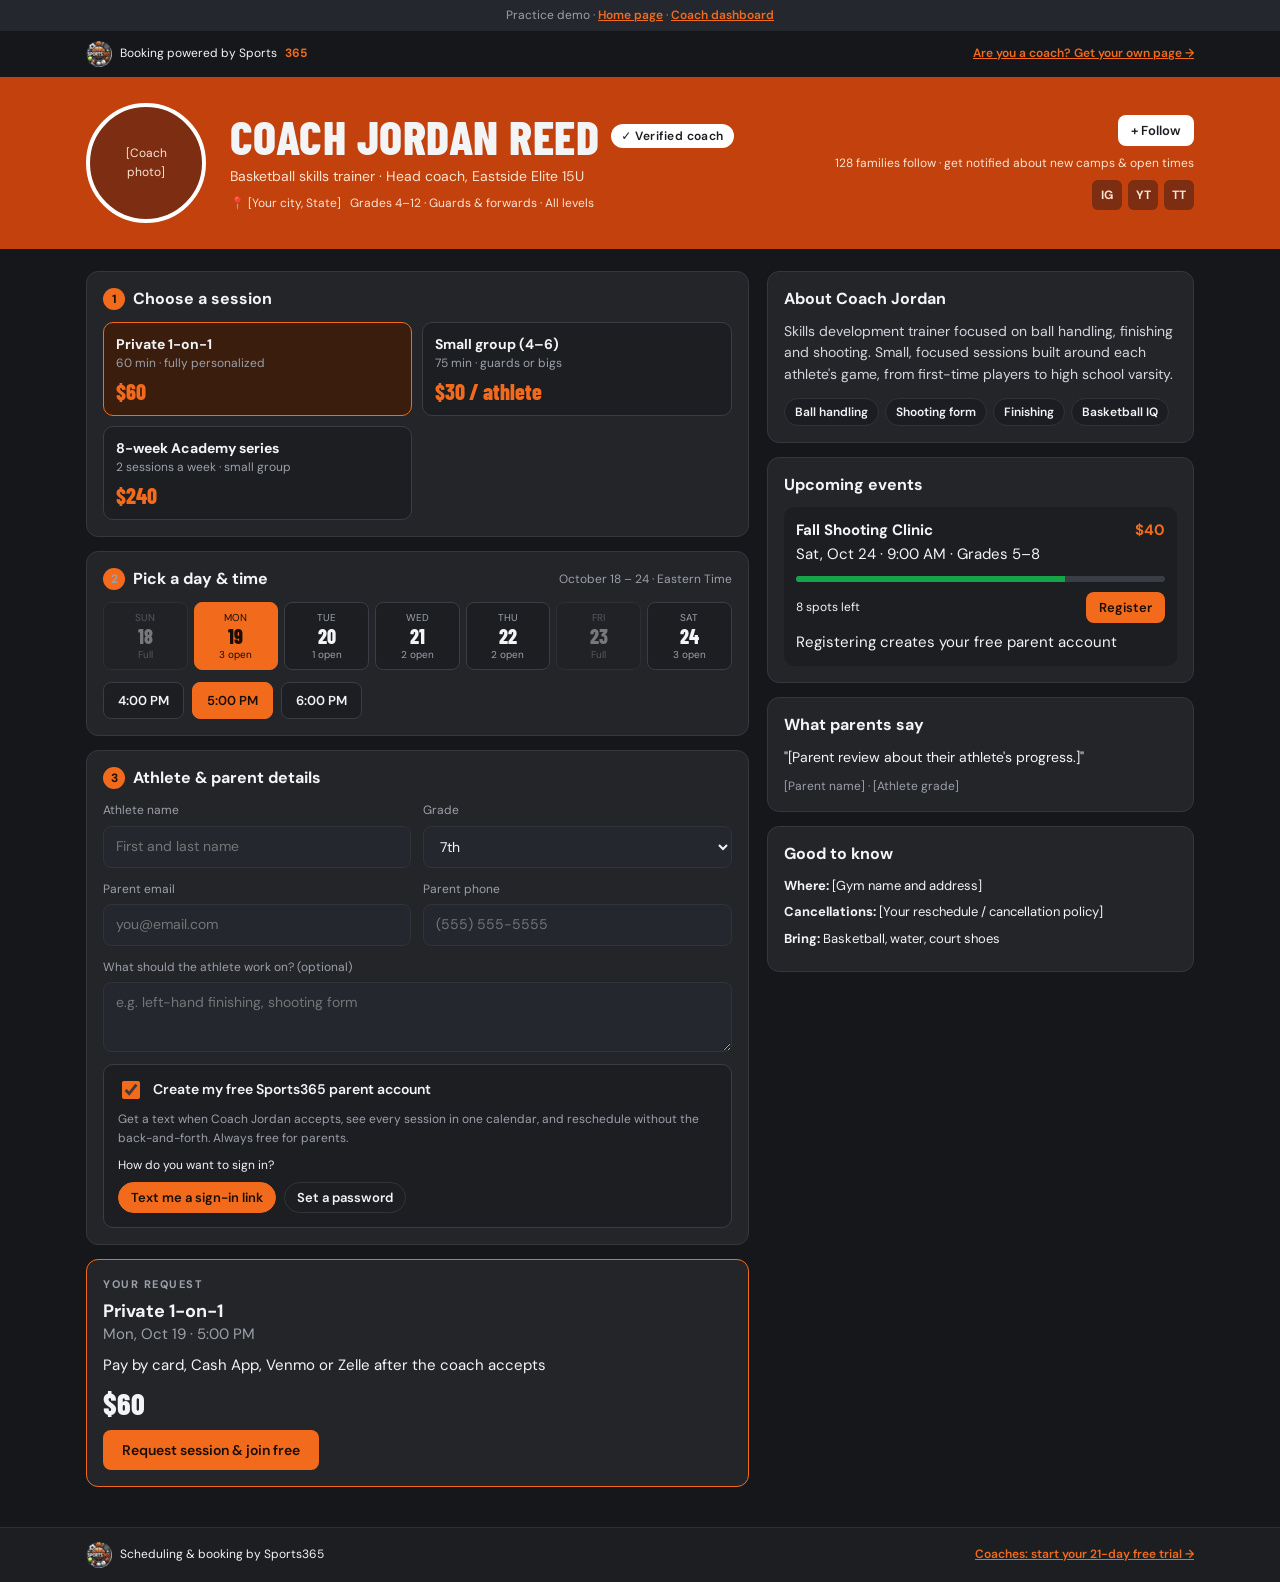
<file: book.html>
<!doctype html>
<html lang="en">
<head>
<meta charset="utf-8">
<meta name="viewport" content="width=device-width, initial-scale=1, viewport-fit=cover">
<title>Book Coach Jordan Reed</title>
<link rel="preconnect" href="https://fonts.googleapis.com">
<link rel="preconnect" href="https://fonts.gstatic.com" crossorigin>
<link rel="stylesheet" href="https://fonts.googleapis.com/css2?family=Barlow+Condensed:wght@700;800&family=DM+Sans:wght@400;500;600;700&display=swap">
<style>
/* Shared styles (also in styles.css) */
/* Sports365 demo — shared styles
   Layout: dark scoreboard look from Brian's mockups. Burnt-orange header bands,
   charcoal cards, condensed all-caps display type, clean sans body. */
:root {
  --bg: #0c0d10;          /* page ground */
  --bg-2: #13151a;        /* alternate section band */
  --panel: #1b1d22;       /* cards */
  --panel-2: #24272e;     /* inner rows, inputs */
  --line: #30333b;        /* borders */
  --fg: #f3f4f6;          /* main text */
  --muted: #9ca0aa;       /* secondary text */
  --accent: #f26b1d;      /* Sports365 orange */
  --accent-deep: #c2410c; /* header bands */
  --accent-ink: #1a0d05;  /* text on orange */
  --good: #16a34a;        /* accept / paid */
  --good-soft: #14532d;
  --warn: #b45309;
  --warn-soft: #451a03;
  --violet: #8b5cf6;
  --blue: #3b82f6;
  --font-display: "Barlow Condensed", "Arial Narrow", Impact, sans-serif;
  --font-body: "DM Sans", "Segoe UI", system-ui, -apple-system, sans-serif;
  --radius: 12px;
  color-scheme: dark;
}

* { box-sizing: border-box; }
html { scroll-behavior: smooth; }
@media (prefers-reduced-motion: reduce) { html { scroll-behavior: auto; } * { transition: none !important; } }
body {
  margin: 0;
  background: var(--bg);
  color: var(--fg);
  font-family: var(--font-body);
  font-size: 15px;
  line-height: 1.55;
}
a { color: inherit; }
img { max-width: 100%; display: block; }
h1, h2, h3, .display {
  font-family: var(--font-display);
  font-weight: 800;
  text-transform: uppercase;
  letter-spacing: 0.01em;
  line-height: 0.98;
  margin: 0;
  text-wrap: balance;
}
p { margin: 0; }
.muted { color: var(--muted); }
.accent { color: var(--accent); }
.eyebrow {
  font-size: 11px; font-weight: 700; letter-spacing: 0.14em;
  text-transform: uppercase; color: var(--accent);
}
.wrap {
  width: 100%; max-width: 1140px; margin: 0 auto;
  padding-left: max(16px, env(safe-area-inset-left, 0px));
  padding-right: max(16px, env(safe-area-inset-right, 0px));
}
:focus-visible { outline: 2px solid var(--accent); outline-offset: 2px; }

/* Buttons */
.btn {
  display: inline-flex; align-items: center; justify-content: center; gap: 8px;
  font: 600 14px/1 var(--font-body); padding: 12px 18px; border-radius: 8px;
  border: 1px solid transparent; cursor: pointer; text-decoration: none;
  transition: transform .12s ease, background .12s ease;
}
.btn:hover { transform: translateY(-1px); }
.btn-primary { background: var(--accent); color: var(--accent-ink); }
.btn-ghost { background: transparent; color: var(--fg); border-color: var(--line); }
.btn-dark { background: var(--bg); color: var(--fg); }
.btn-good { background: var(--good); color: #fff; }
.btn-mute { background: #3a3d45; color: var(--fg); }
.btn-sm { padding: 8px 12px; font-size: 13px; }
.btn-block { width: 100%; }

.chip {
  display: inline-flex; align-items: center; gap: 6px;
  padding: 4px 10px; border-radius: 999px; font-size: 12px; font-weight: 600;
  border: 1px solid var(--line); background: var(--panel);
}
.pill { font-size: 11px; font-weight: 700; padding: 3px 8px; border-radius: 6px; white-space: nowrap; }
.pill-good { background: var(--good-soft); color: #86efac; }
.pill-warn { background: var(--warn-soft); color: #fdba74; }
.pill-new { border: 1px solid var(--good); color: #86efac; font-size: 10px; }

.card { background: var(--panel); border: 1px solid var(--line); border-radius: var(--radius); }

/* Forms */
label.field { display: grid; gap: 6px; font-size: 12px; color: var(--muted); }
input, select, textarea {
  width: 100%; font: 14px/1.4 var(--font-body); color: var(--fg);
  background: var(--panel-2); border: 1px solid var(--line); border-radius: 8px; padding: 10px 12px;
}
textarea { resize: vertical; min-height: 70px; }

/* Toast */
.toast {
  position: fixed; left: 50%; bottom: calc(20px + env(safe-area-inset-bottom, 0px));
  transform: translateX(-50%); background: var(--fg); color: var(--bg);
  padding: 10px 16px; border-radius: 8px; font-weight: 600; font-size: 14px; z-index: 50;
  box-shadow: 0 8px 30px rgba(0,0,0,.4); max-width: calc(100% - 32px);
}

/* Demo banner */
.demo-bar {
  background: var(--panel-2); color: var(--muted); font-size: 12px; text-align: center;
  padding: 6px max(16px, env(safe-area-inset-right, 0px)) 6px max(16px, env(safe-area-inset-left, 0px));
}
.demo-bar a { color: var(--accent); font-weight: 600; }
</style>
<style>
  body { background: #16171a; }
  .topbar .wrap { display: flex; justify-content: space-between; align-items: center; gap: 12px; padding-block: 10px; font-size: 12px; }
  .powered { display: flex; align-items: center; gap: 8px; }
  .powered img { width: 26px; height: 26px; }
  .powered b { color: var(--accent); }
  .topbar a { color: var(--accent); font-weight: 600; }

  .hero { background: var(--accent-deep); }
  .hero .wrap { display: grid; grid-template-columns: auto 1fr auto; gap: 24px; align-items: center; padding-block: 26px; }
  .photo { width: 120px; height: 120px; border-radius: 50%; border: 4px solid #fff; background: #7c2d12; display: grid; place-items: center; text-align: center; font-size: 12px; color: #fde3d2; }
  .hero h1 { font-size: clamp(34px, 5vw, 48px); display: flex; flex-wrap: wrap; align-items: center; gap: 12px; }
  .verified { font: 600 12px var(--font-body); text-transform: none; background: #fff; color: #1b1d22; padding: 4px 10px; border-radius: 999px; }
  .hero p { font-size: 14px; color: #fde3d2; margin-top: 6px; }
  .hero .meta { font-size: 12px; margin-top: 6px; }
  .follow { display: grid; justify-items: end; gap: 8px; text-align: right; font-size: 12px; color: #fde3d2; }
  .follow .btn { background: #fff; color: #1b1d22; }
  .follow .btn.on { background: #7c2d12; color: #fff; }
  .socials { display: flex; gap: 6px; }
  .socials span { width: 30px; height: 30px; border-radius: 6px; background: #7c2d12; display: grid; place-items: center; font-size: 12px; font-weight: 700; }

  .layout .wrap { display: grid; grid-template-columns: 1.55fr 1fr; gap: 18px; padding-block: 22px 40px; align-items: start; }
  .stack { display: grid; gap: 14px; min-width: 0; }
  .box { background: #232529; border: 1px solid #34373e; border-radius: 12px; padding: 16px; min-width: 0; }
  .box h2 { font: 700 16px var(--font-body); text-transform: none; letter-spacing: 0; display: flex; align-items: center; gap: 8px; margin-bottom: 12px; }
  .num { width: 22px; height: 22px; border-radius: 50%; background: var(--accent); color: var(--accent-ink); display: grid; place-items: center; font-size: 12px; }
  .box-head { display: flex; justify-content: space-between; align-items: baseline; flex-wrap: wrap; gap: 8px; }
  .box-head span { font-size: 12px; color: var(--muted); }

  .sessions { display: grid; grid-template-columns: 1fr 1fr; gap: 10px; }
  .opt { text-align: left; background: #1c1e22; border: 1px solid #3a3d45; border-radius: 10px; padding: 12px; color: var(--fg); cursor: pointer; font-family: inherit; display: grid; gap: 2px; }
  .opt b { font-size: 14px; } .opt span { font-size: 12px; color: var(--muted); }
  .opt .price { font: 800 22px/1.1 var(--font-display); color: var(--accent); margin-top: 6px; }
  .opt[aria-pressed="true"] { border-color: var(--accent); background: #3a1d0d; }

  .days { display: grid; grid-template-columns: repeat(7, 1fr); gap: 6px; }
  .day { background: #1c1e22; border: 1px solid #3a3d45; border-radius: 8px; padding: 8px 2px; color: var(--fg); cursor: pointer; font-family: inherit; display: grid; justify-items: center; gap: 2px; }
  .day small { font-size: 10px; color: var(--muted); }
  .day b { font: 800 20px/1 var(--font-display); }
  .day[disabled] { opacity: .4; cursor: not-allowed; }
  .day[aria-pressed="true"] { background: var(--accent); border-color: var(--accent); color: var(--accent-ink); }
  .day[aria-pressed="true"] small { color: var(--accent-ink); }
  .times { display: flex; gap: 8px; flex-wrap: wrap; margin-top: 12px; }
  .time { background: #1c1e22; border: 1px solid #3a3d45; border-radius: 8px; padding: 9px 14px; color: var(--fg); cursor: pointer; font: 600 13px var(--font-body); }
  .time[aria-pressed="true"] { background: var(--accent); color: var(--accent-ink); border-color: var(--accent); }

  .fields { display: grid; grid-template-columns: 1fr 1fr; gap: 12px; }
  .fields .full { grid-column: 1 / -1; }
  .join { background: #1c1e22; border: 1px solid #3a3d45; border-radius: 10px; padding: 14px; margin-top: 12px; display: grid; gap: 8px; }
  .join label.ck { display: flex; gap: 10px; align-items: flex-start; font-weight: 600; font-size: 14px; }
  .join input[type=checkbox] { width: 18px; height: 18px; accent-color: var(--accent); flex: none; margin-top: 2px; }
  .join p { font-size: 12px; color: var(--muted); }
  .seg { display: flex; gap: 8px; flex-wrap: wrap; }
  .seg button { border-radius: 999px; }
  .seg button[aria-pressed="true"] { background: var(--accent); color: var(--accent-ink); border-color: var(--accent); }

  .summary { border-color: var(--accent); }
  .summary .eyebrow { color: var(--muted); }
  .summary h3 { font: 700 18px var(--font-body); text-transform: none; letter-spacing: 0; margin-top: 6px; }
  .summary .total { font: 800 30px/1 var(--font-display); color: var(--fg); margin: 10px 0 12px; }
  .done-msg { background: var(--good-soft); color: #bbf7d0; border-radius: 8px; padding: 12px; font-size: 14px; }

  .about p { font-size: 14px; color: #d4d6db; }
  .tags { display: flex; flex-wrap: wrap; gap: 6px; margin-top: 12px; }
  .ev-card { background: #1c1e22; border-radius: 10px; padding: 12px; }
  .ev-card .top { display: flex; justify-content: space-between; gap: 8px; }
  .ev-card .bar { height: 6px; background: #3a3d45; border-radius: 9px; margin: 10px 0; overflow: hidden; }
  .ev-card .bar i { display: block; height: 100%; width: 73%; background: var(--good); }
  .ev-card .row { display: flex; justify-content: space-between; align-items: center; gap: 8px; font-size: 12px; }
  .quote { font-size: 14px; } .quote span { display: block; font-size: 12px; color: var(--muted); margin-top: 8px; }
  .good-to-know p { font-size: 13px; margin-bottom: 6px; } .good-to-know b { color: var(--fg); }

  .foot { background: #1c1e22; border-top: 1px solid #2c2f35; }
  .foot .wrap { display: flex; justify-content: space-between; align-items: center; flex-wrap: wrap; gap: 10px; padding-block: 14px; font-size: 12px; }
  .foot a { color: var(--accent); font-weight: 600; }

  @media (max-width: 860px) {
    .hero .wrap { grid-template-columns: auto 1fr; }
    .follow { grid-column: 1 / -1; justify-items: start; text-align: left; }
    .layout .wrap { grid-template-columns: 1fr; }
  }
  @media (max-width: 520px) {
    .hero .wrap { grid-template-columns: 1fr; }
    .photo { width: 90px; height: 90px; }
    .sessions, .fields { grid-template-columns: 1fr; }
    .days { grid-template-columns: repeat(4, 1fr); }
    .topbar .wrap { flex-direction: column; align-items: flex-start; }
  }
</style>
</head>
<body>
<div class="demo-bar">Practice demo · <a href="index.html">Home page</a> · <a href="dashboard.html">Coach dashboard</a></div>
<div class="topbar"><div class="wrap">
  <span class="powered"><img src="[data-uri]" alt="">Booking powered by Sports<b>365</b></span>
  <a href="index.html">Are you a coach? Get your own page →</a>
</div></div>

<header class="hero"><div class="wrap">
  <div class="photo">[Coach<br>photo]</div>
  <div>
    <h1>Coach Jordan Reed <span class="verified">✓ Verified coach</span></h1>
    <p>Basketball skills trainer · Head coach, Eastside Elite 15U</p>
    <p class="meta">📍 [Your city, State] &nbsp; Grades 4–12 · Guards &amp; forwards · All levels</p>
  </div>
  <div class="follow">
    <button class="btn btn-sm" type="button" id="follow">+ Follow</button>
    <span id="follow-count">128 families follow · get notified about new camps &amp; open times</span>
    <div class="socials" aria-label="Social links"><span>IG</span><span>YT</span><span>TT</span></div>
  </div>
</div></header>

<main class="layout"><div class="wrap">
  <form class="stack" id="book-form">
    <section class="box">
      <h2><span class="num">1</span>Choose a session</h2>
      <div class="sessions" id="sessions">
        <button class="opt" type="button" aria-pressed="true" data-name="Private 1-on-1" data-price="60"><b>Private 1-on-1</b><span>60 min · fully personalized</span><span class="price">$60</span></button>
        <button class="opt" type="button" aria-pressed="false" data-name="Small group (4–6)" data-price="30"><b>Small group (4–6)</b><span>75 min · guards or bigs</span><span class="price">$30 / athlete</span></button>
        <button class="opt" type="button" aria-pressed="false" data-name="8-week Academy series" data-price="240"><b>8-week Academy series</b><span>2 sessions a week · small group</span><span class="price">$240</span></button>
      </div>
    </section>

    <section class="box">
      <div class="box-head"><h2><span class="num">2</span>Pick a day &amp; time</h2><span>October 18 – 24 · Eastern Time</span></div>
      <div class="days" id="days">
        <button class="day" type="button" disabled><small>SUN</small><b>18</b><small>Full</small></button>
        <button class="day" type="button" aria-pressed="true" data-d="Mon, Oct 19"><small>MON</small><b>19</b><small>3 open</small></button>
        <button class="day" type="button" aria-pressed="false" data-d="Tue, Oct 20"><small>TUE</small><b>20</b><small>1 open</small></button>
        <button class="day" type="button" aria-pressed="false" data-d="Wed, Oct 21"><small>WED</small><b>21</b><small>2 open</small></button>
        <button class="day" type="button" aria-pressed="false" data-d="Thu, Oct 22"><small>THU</small><b>22</b><small>2 open</small></button>
        <button class="day" type="button" disabled><small>FRI</small><b>23</b><small>Full</small></button>
        <button class="day" type="button" aria-pressed="false" data-d="Sat, Oct 24"><small>SAT</small><b>24</b><small>3 open</small></button>
      </div>
      <div class="times" id="times">
        <button class="time" type="button" aria-pressed="false">4:00 PM</button>
        <button class="time" type="button" aria-pressed="true">5:00 PM</button>
        <button class="time" type="button" aria-pressed="false">6:00 PM</button>
      </div>
    </section>

    <section class="box">
      <h2><span class="num">3</span>Athlete &amp; parent details</h2>
      <div class="fields">
        <label class="field">Athlete name<input id="b-athlete" placeholder="First and last name" required></label>
        <label class="field">Grade<select id="b-grade"><option>4th</option><option>5th</option><option>6th</option><option selected>7th</option><option>8th</option><option>9th</option><option>10th</option><option>11th</option><option>12th</option></select></label>
        <label class="field">Parent email<input id="b-email" type="email" placeholder="you@email.com" required></label>
        <label class="field">Parent phone<input id="b-phone" type="tel" placeholder="(555) 555-5555"></label>
        <label class="field full">What should the athlete work on? (optional)<textarea id="b-notes" placeholder="e.g. left-hand finishing, shooting form"></textarea></label>
      </div>
      <div class="join">
        <label class="ck"><input type="checkbox" id="b-join" checked>Create my free Sports365 parent account</label>
        <p>Get a text when Coach Jordan accepts, see every session in one calendar, and reschedule without the back-and-forth. Always free for parents.</p>
        <p style="color:var(--fg)">How do you want to sign in?</p>
        <div class="seg" id="signin">
          <button class="btn btn-ghost btn-sm" type="button" aria-pressed="true">Text me a sign-in link</button>
          <button class="btn btn-ghost btn-sm" type="button" aria-pressed="false">Set a password</button>
        </div>
      </div>
    </section>

    <section class="box summary" id="summary">
      <div class="eyebrow">Your request</div>
      <h3 id="s-name">Private 1-on-1</h3>
      <p class="muted" id="s-when">Mon, Oct 19 · 5:00 PM</p>
      <p class="fine" style="margin-top:8px">Pay by card, Cash App, Venmo or Zelle after the coach accepts</p>
      <div class="total" id="s-total">$60</div>
      <button class="btn btn-primary" type="submit" id="s-submit">Request session &amp; join free</button>
    </section>
  </form>

  <aside class="stack">
    <section class="box about">
      <h2>About Coach Jordan</h2>
      <p>Skills development trainer focused on ball handling, finishing and shooting. Small, focused sessions built around each athlete's game, from first-time players to high school varsity.</p>
      <div class="tags"><span class="chip">Ball handling</span><span class="chip">Shooting form</span><span class="chip">Finishing</span><span class="chip">Basketball IQ</span></div>
    </section>
    <section class="box">
      <h2>Upcoming events</h2>
      <div class="ev-card">
        <div class="top"><b>Fall Shooting Clinic</b><b class="accent">$40</b></div>
        <span class="fine">Sat, Oct 24 · 9:00 AM · Grades 5–8</span>
        <div class="bar"><i></i></div>
        <div class="row"><span id="spots">8 spots left</span><button class="btn btn-primary btn-sm" type="button" id="register">Register</button></div>
        <p class="fine" style="margin-top:8px">Registering creates your free parent account</p>
      </div>
    </section>
    <section class="box">
      <h2>What parents say</h2>
      <p class="quote">"[Parent review about their athlete's progress.]"<span>[Parent name] · [Athlete grade]</span></p>
    </section>
    <section class="box good-to-know">
      <h2>Good to know</h2>
      <p><b>Where:</b> [Gym name and address]</p>
      <p><b>Cancellations:</b> [Your reschedule / cancellation policy]</p>
      <p><b>Bring:</b> Basketball, water, court shoes</p>
    </section>
  </aside>
</div></main>

<footer class="foot"><div class="wrap">
  <span class="powered"><img src="[data-uri]" alt="">Scheduling &amp; booking by Sports365</span>
  <a href="index.html">Coaches: start your 21-day free trial →</a>
</div></footer>

<div class="toast" id="toast" hidden></div>
<script>
  const toast = document.getElementById('toast');
  let tm;
  function show(msg) { toast.textContent = msg; toast.hidden = false; clearTimeout(tm); tm = setTimeout(() => { toast.hidden = true; }, 2400); }

  const state = { name: 'Private 1-on-1', price: 60, day: 'Mon, Oct 19', time: '5:00 PM' };
  function pick(group, btn) { group.querySelectorAll('[aria-pressed]').forEach(b => b.setAttribute('aria-pressed', 'false')); btn.setAttribute('aria-pressed', 'true'); }
  function render() {
    document.getElementById('s-name').textContent = state.name;
    document.getElementById('s-when').textContent = `${state.day} · ${state.time}`;
    document.getElementById('s-total').textContent = state.price === 30 ? '$30 / athlete' : '$' + state.price;
  }

  const sessions = document.getElementById('sessions');
  sessions.querySelectorAll('.opt').forEach(b => b.addEventListener('click', () => { pick(sessions, b); state.name = b.dataset.name; state.price = +b.dataset.price; render(); }));
  const days = document.getElementById('days');
  days.querySelectorAll('.day:not([disabled])').forEach(b => b.addEventListener('click', () => { pick(days, b); state.day = b.dataset.d; render(); }));
  const times = document.getElementById('times');
  times.querySelectorAll('.time').forEach(b => b.addEventListener('click', () => { pick(times, b); state.time = b.textContent; render(); }));
  const signin = document.getElementById('signin');
  signin.querySelectorAll('button').forEach(b => b.addEventListener('click', () => pick(signin, b)));

  let following = false;
  document.getElementById('follow').addEventListener('click', e => {
    following = !following;
    e.target.textContent = following ? '✓ Following' : '+ Follow';
    e.target.classList.toggle('on', following);
    document.getElementById('follow-count').textContent = `${following ? 129 : 128} families follow · get notified about new camps & open times`;
  });

  let spots = 8;
  document.getElementById('register').addEventListener('click', e => {
    if (spots > 0) { spots -= 1; document.getElementById('spots').textContent = `${spots} spots left`; }
    e.target.disabled = true; e.target.textContent = 'Registered';
    show('Demo: spot held for the Fall Shooting Clinic');
  });

  document.getElementById('book-form').addEventListener('submit', e => {
    e.preventDefault();
    const athlete = document.getElementById('b-athlete'), email = document.getElementById('b-email');
    if (!athlete.value.trim()) { athlete.focus(); show('Add the athlete\'s name'); return; }
    if (!email.value.trim() || !email.checkValidity()) { email.focus(); show('Add a valid parent email'); return; }
    const btn = document.getElementById('s-submit');
    btn.outerHTML = `<div class="done-msg">✓ Request sent to Coach Jordan for ${athlete.value.trim()}. You'll get a text when it's accepted. (Demo only, nothing was sent.)</div>`;
  });
</script>
</body>
</html>
</file>
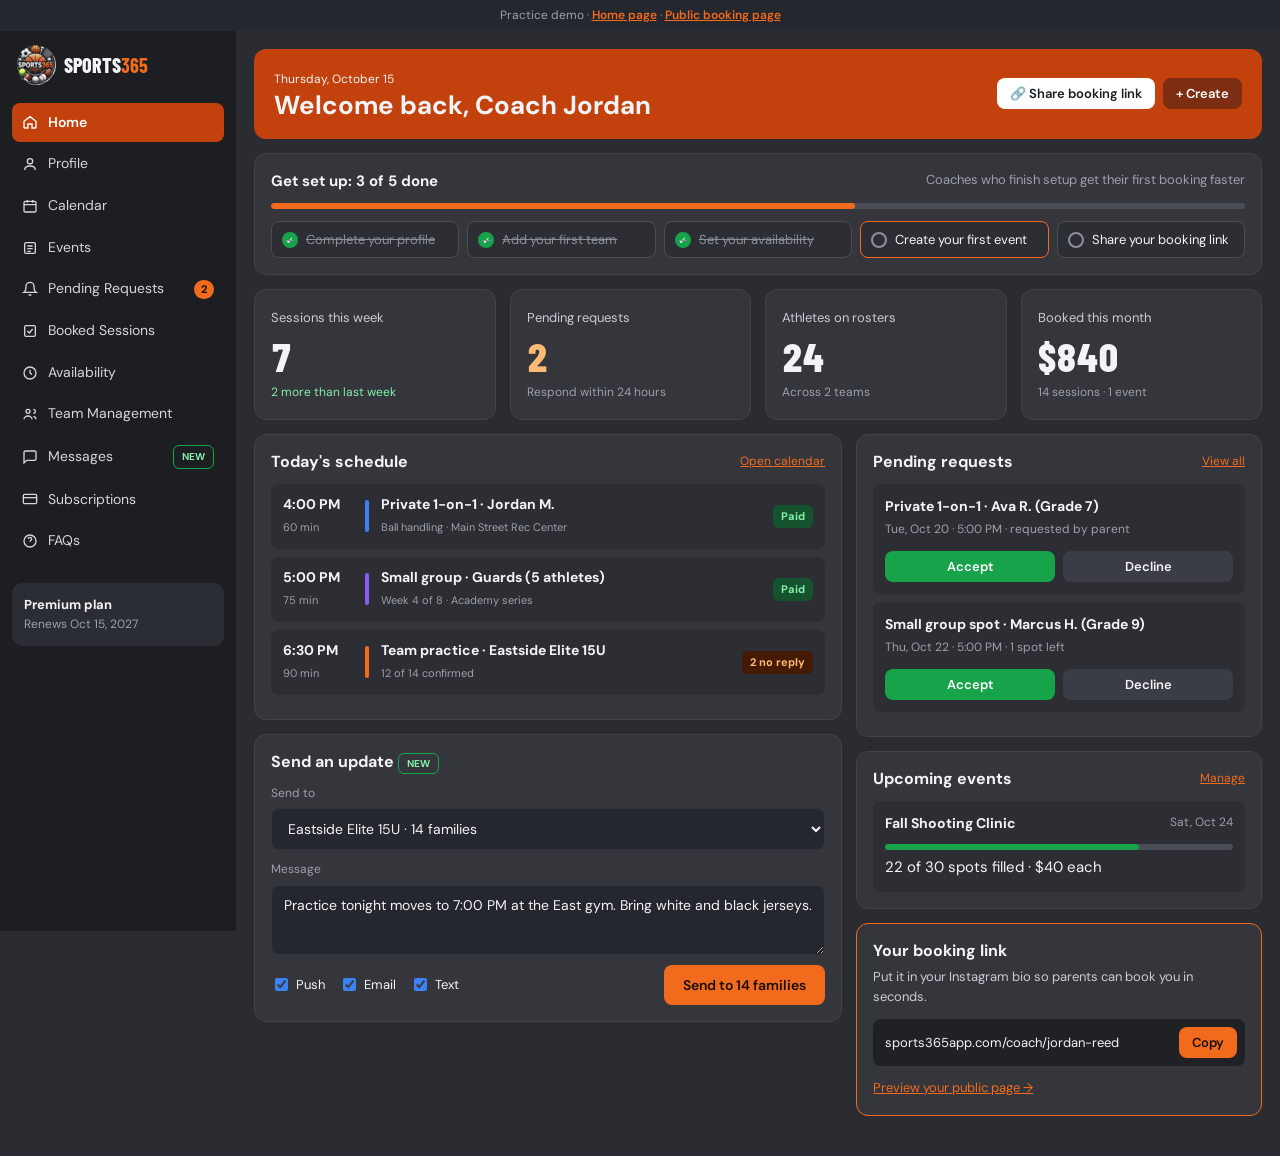
<file: dashboard.html>
<!doctype html>
<html lang="en">
<head>
<meta charset="utf-8">
<meta name="viewport" content="width=device-width, initial-scale=1, viewport-fit=cover">
<title>Sports365 Coach Dashboard</title>
<link rel="preconnect" href="https://fonts.googleapis.com">
<link rel="preconnect" href="https://fonts.gstatic.com" crossorigin>
<link rel="stylesheet" href="https://fonts.googleapis.com/css2?family=Barlow+Condensed:wght@700;800&family=DM+Sans:wght@400;500;600;700&display=swap">
<style>
/* Shared styles (also in styles.css) */
/* Sports365 demo — shared styles
   Layout: dark scoreboard look from Brian's mockups. Burnt-orange header bands,
   charcoal cards, condensed all-caps display type, clean sans body. */
:root {
  --bg: #0c0d10;          /* page ground */
  --bg-2: #13151a;        /* alternate section band */
  --panel: #1b1d22;       /* cards */
  --panel-2: #24272e;     /* inner rows, inputs */
  --line: #30333b;        /* borders */
  --fg: #f3f4f6;          /* main text */
  --muted: #9ca0aa;       /* secondary text */
  --accent: #f26b1d;      /* Sports365 orange */
  --accent-deep: #c2410c; /* header bands */
  --accent-ink: #1a0d05;  /* text on orange */
  --good: #16a34a;        /* accept / paid */
  --good-soft: #14532d;
  --warn: #b45309;
  --warn-soft: #451a03;
  --violet: #8b5cf6;
  --blue: #3b82f6;
  --font-display: "Barlow Condensed", "Arial Narrow", Impact, sans-serif;
  --font-body: "DM Sans", "Segoe UI", system-ui, -apple-system, sans-serif;
  --radius: 12px;
  color-scheme: dark;
}

* { box-sizing: border-box; }
html { scroll-behavior: smooth; }
@media (prefers-reduced-motion: reduce) { html { scroll-behavior: auto; } * { transition: none !important; } }
body {
  margin: 0;
  background: var(--bg);
  color: var(--fg);
  font-family: var(--font-body);
  font-size: 15px;
  line-height: 1.55;
}
a { color: inherit; }
img { max-width: 100%; display: block; }
h1, h2, h3, .display {
  font-family: var(--font-display);
  font-weight: 800;
  text-transform: uppercase;
  letter-spacing: 0.01em;
  line-height: 0.98;
  margin: 0;
  text-wrap: balance;
}
p { margin: 0; }
.muted { color: var(--muted); }
.accent { color: var(--accent); }
.eyebrow {
  font-size: 11px; font-weight: 700; letter-spacing: 0.14em;
  text-transform: uppercase; color: var(--accent);
}
.wrap {
  width: 100%; max-width: 1140px; margin: 0 auto;
  padding-left: max(16px, env(safe-area-inset-left, 0px));
  padding-right: max(16px, env(safe-area-inset-right, 0px));
}
:focus-visible { outline: 2px solid var(--accent); outline-offset: 2px; }

/* Buttons */
.btn {
  display: inline-flex; align-items: center; justify-content: center; gap: 8px;
  font: 600 14px/1 var(--font-body); padding: 12px 18px; border-radius: 8px;
  border: 1px solid transparent; cursor: pointer; text-decoration: none;
  transition: transform .12s ease, background .12s ease;
}
.btn:hover { transform: translateY(-1px); }
.btn-primary { background: var(--accent); color: var(--accent-ink); }
.btn-ghost { background: transparent; color: var(--fg); border-color: var(--line); }
.btn-dark { background: var(--bg); color: var(--fg); }
.btn-good { background: var(--good); color: #fff; }
.btn-mute { background: #3a3d45; color: var(--fg); }
.btn-sm { padding: 8px 12px; font-size: 13px; }
.btn-block { width: 100%; }

.chip {
  display: inline-flex; align-items: center; gap: 6px;
  padding: 4px 10px; border-radius: 999px; font-size: 12px; font-weight: 600;
  border: 1px solid var(--line); background: var(--panel);
}
.pill { font-size: 11px; font-weight: 700; padding: 3px 8px; border-radius: 6px; white-space: nowrap; }
.pill-good { background: var(--good-soft); color: #86efac; }
.pill-warn { background: var(--warn-soft); color: #fdba74; }
.pill-new { border: 1px solid var(--good); color: #86efac; font-size: 10px; }

.card { background: var(--panel); border: 1px solid var(--line); border-radius: var(--radius); }

/* Forms */
label.field { display: grid; gap: 6px; font-size: 12px; color: var(--muted); }
input, select, textarea {
  width: 100%; font: 14px/1.4 var(--font-body); color: var(--fg);
  background: var(--panel-2); border: 1px solid var(--line); border-radius: 8px; padding: 10px 12px;
}
textarea { resize: vertical; min-height: 70px; }

/* Toast */
.toast {
  position: fixed; left: 50%; bottom: calc(20px + env(safe-area-inset-bottom, 0px));
  transform: translateX(-50%); background: var(--fg); color: var(--bg);
  padding: 10px 16px; border-radius: 8px; font-weight: 600; font-size: 14px; z-index: 50;
  box-shadow: 0 8px 30px rgba(0,0,0,.4); max-width: calc(100% - 32px);
}

/* Demo banner */
.demo-bar {
  background: var(--panel-2); color: var(--muted); font-size: 12px; text-align: center;
  padding: 6px max(16px, env(safe-area-inset-right, 0px)) 6px max(16px, env(safe-area-inset-left, 0px));
}
.demo-bar a { color: var(--accent); font-weight: 600; }
</style>
<style>
  body { background: #2a2c31; }
  .app { display: grid; grid-template-columns: 236px 1fr; min-height: 100vh; }
  .side { background: #1c1e22; padding: 14px 12px calc(14px + env(safe-area-inset-bottom, 0px)) max(12px, env(safe-area-inset-left, 0px)); display: flex; flex-direction: column; gap: 4px; position: sticky; top: 0; height: 100vh; overflow-y: auto; }
  .side .brand { display: flex; align-items: center; gap: 8px; text-decoration: none; font: 800 20px/1 var(--font-display); text-transform: uppercase; margin: 0 0 14px 4px; }
  .side .brand img { width: 40px; height: 40px; }
  .side .brand b { color: var(--accent); }
  .side nav { display: grid; gap: 2px; }
  .side nav a { display: flex; align-items: center; gap: 10px; padding: 9px 10px; border-radius: 8px; text-decoration: none; font-size: 14px; color: #d4d6db; }
  .side nav a:hover { background: #26292f; }
  .side nav a.on { background: var(--accent-deep); color: #fff; font-weight: 600; }
  .side nav svg { width: 16px; height: 16px; flex: none; }
  .side .count { margin-left: auto; background: var(--accent); color: var(--accent-ink); font-size: 11px; font-weight: 700; border-radius: 999px; padding: 1px 7px; }
  .plan { margin-top: 18px; background: #2a2d33; border-radius: 10px; padding: 12px; font-size: 12px; }
  .plan b { display: block; font-size: 13px; }

  .main { padding: 18px max(18px, env(safe-area-inset-right, 0px)) 40px 18px; display: grid; gap: 14px; align-content: start; min-width: 0; }
  .welcome { background: var(--accent-deep); border-radius: 12px; padding: 18px 20px; display: flex; flex-wrap: wrap; justify-content: space-between; align-items: center; gap: 14px; }
  .welcome small { font-size: 12px; }
  .welcome h1 { font: 700 26px/1.2 var(--font-body); text-transform: none; letter-spacing: 0; }
  .welcome .acts { display: flex; gap: 8px; flex-wrap: wrap; }
  .btn-white { background: #fff; color: #1b1d22; }
  .btn-maroon { background: #7c2d12; color: #fff; }

  .panel { background: #34363c; border: 1px solid #40434a; border-radius: 12px; padding: 16px; min-width: 0; }
  .panel-head { display: flex; justify-content: space-between; align-items: center; gap: 10px; margin-bottom: 12px; }
  .panel-head h2 { font: 700 16px var(--font-body); text-transform: none; letter-spacing: 0; }
  .panel-head a, .panel-head button.link { color: var(--accent); font-size: 12px; background: none; border: 0; cursor: pointer; font-family: inherit; }

  .setup-top { display: flex; justify-content: space-between; flex-wrap: wrap; gap: 8px; font-size: 13px; }
  .setup-top b { font-size: 15px; }
  .bar { height: 6px; background: #4a4d55; border-radius: 9px; margin: 10px 0 12px; overflow: hidden; }
  .bar i { display: block; height: 100%; background: var(--accent); border-radius: 9px; transition: width .3s ease; }
  .tasks { display: grid; grid-template-columns: repeat(5, 1fr); gap: 8px; }
  .task { display: flex; align-items: center; gap: 8px; padding: 9px 10px; border: 1px solid #4a4d55; border-radius: 8px; background: #2c2e33; font-size: 13px; cursor: pointer; color: var(--fg); font-family: inherit; text-align: left; }
  .task .dot { width: 16px; height: 16px; border-radius: 50%; border: 2px solid #8b8f99; flex: none; display: grid; place-items: center; font-size: 10px; }
  .task.done { color: #8b8f99; text-decoration: line-through; }
  .task.done .dot { background: var(--good); border-color: var(--good); color: #fff; }
  .task.next { border-color: var(--accent); }

  .kpis { display: grid; grid-template-columns: repeat(4, 1fr); gap: 14px; }
  .kpi small { font-size: 13px; color: #c9ccd2; }
  .kpi b { display: block; font: 800 40px/1.1 var(--font-display); margin: 4px 0 2px; font-variant-numeric: tabular-nums; }
  .kpi .note { font-size: 12px; color: var(--muted); }
  .kpi .up { color: #86efac; }
  .kpi.warn b { color: #fdba74; }

  .grid2 { display: grid; grid-template-columns: 1.45fr 1fr; gap: 14px; align-items: start; }
  .col { display: grid; gap: 14px; }
  .sess { display: grid; grid-template-columns: 70px 4px 1fr auto; gap: 12px; align-items: center; background: #2c2e33; border-radius: 8px; padding: 10px 12px; margin-bottom: 8px; }
  .sess .time b { display: block; font-size: 14px; }
  .sess .time span, .sess .what span { font-size: 11px; color: var(--muted); }
  .sess .rail { height: 32px; border-radius: 4px; }
  .sess .what { min-width: 0; } .sess .what b { display: block; font-size: 14px; }

  .req { background: #2c2e33; border-radius: 8px; padding: 12px; margin-bottom: 8px; }
  .req b { display: block; font-size: 14px; }
  .req span { font-size: 12px; color: var(--muted); }
  .req .row { display: grid; grid-template-columns: 1fr 1fr; gap: 8px; margin-top: 10px; }
  .req .status { margin-top: 10px; font-size: 13px; font-weight: 600; }

  .update form { display: grid; gap: 10px; }
  .update .foot { display: flex; justify-content: space-between; align-items: center; gap: 10px; flex-wrap: wrap; }
  .checks { display: flex; gap: 14px; font-size: 13px; }
  .checks input { width: auto; accent-color: var(--blue); }
  .checks label { display: flex; align-items: center; gap: 5px; }

  .event { background: #2c2e33; border-radius: 8px; padding: 12px; }
  .event .top { display: flex; justify-content: space-between; gap: 8px; font-size: 14px; }
  .event .top span { font-size: 12px; color: var(--muted); }
  .event .bar { margin: 10px 0 6px; } .event .bar i { background: var(--good); }

  .link-box { border-color: var(--accent); }
  .link-box p { font-size: 13px; color: #c9ccd2; }
  .copy { display: flex; align-items: center; gap: 8px; background: #1f2125; border-radius: 8px; padding: 8px 8px 8px 12px; margin: 12px 0 10px; }
  .copy code { font: 13px var(--font-body); flex: 1; min-width: 0; overflow: hidden; text-overflow: ellipsis; white-space: nowrap; }
  .link-box a { color: var(--accent); font-size: 13px; }

  @media (max-width: 1100px) { .tasks { grid-template-columns: repeat(3, 1fr); } .grid2 { grid-template-columns: 1fr; } }
  @media (max-width: 860px) {
    .app { grid-template-columns: 1fr; }
    .side { position: static; height: auto; padding: 10px max(16px, env(safe-area-inset-right, 0px)) 10px max(16px, env(safe-area-inset-left, 0px)); }
    .side .brand { margin-bottom: 8px; }
    .side nav { display: flex; overflow-x: auto; gap: 4px; padding-bottom: 4px; }
    .side nav a { white-space: nowrap; }
    .plan { display: none; }
    .main { padding-left: max(16px, env(safe-area-inset-left, 0px)); padding-right: max(16px, env(safe-area-inset-right, 0px)); }
    .kpis { grid-template-columns: repeat(2, 1fr); }
  }
  @media (max-width: 520px) {
    .tasks { grid-template-columns: 1fr; }
    .sess { grid-template-columns: 68px 4px 1fr; gap: 10px; }
    .sess .pill { grid-column: 3; justify-self: start; }
  }
</style>
</head>
<body>
<div class="demo-bar">Practice demo · <a href="index.html">Home page</a> · <a href="book.html">Public booking page</a></div>
<div class="app">
  <aside class="side">
    <a class="brand" href="index.html"><img src="[data-uri]" alt=""><span>Sports<b>365</b></span></a>
    <nav aria-label="Dashboard">
      <a class="on" href="dashboard.html"><svg viewBox="0 0 24 24" fill="none" stroke="currentColor" stroke-width="2"><path d="M3 11l9-7 9 7v9a1 1 0 0 1-1 1h-5v-6H9v6H4a1 1 0 0 1-1-1z"/></svg>Home</a>
      <a href="#" data-soon><svg viewBox="0 0 24 24" fill="none" stroke="currentColor" stroke-width="2"><circle cx="12" cy="8" r="4"/><path d="M4 21c0-4 4-6 8-6s8 2 8 6"/></svg>Profile</a>
      <a href="#" data-soon><svg viewBox="0 0 24 24" fill="none" stroke="currentColor" stroke-width="2"><rect x="3" y="5" width="18" height="16" rx="2"/><path d="M3 10h18M8 3v4M16 3v4"/></svg>Calendar</a>
      <a href="#" data-soon><svg viewBox="0 0 24 24" fill="none" stroke="currentColor" stroke-width="2"><rect x="4" y="4" width="16" height="16" rx="2"/><path d="M8 9h8M8 13h8M8 17h5"/></svg>Events</a>
      <a href="#requests"><svg viewBox="0 0 24 24" fill="none" stroke="currentColor" stroke-width="2"><path d="M6 8a6 6 0 0 1 12 0c0 7 3 9 3 9H3s3-2 3-9M10 21h4"/></svg>Pending Requests<span class="count" id="side-count">2</span></a>
      <a href="#" data-soon><svg viewBox="0 0 24 24" fill="none" stroke="currentColor" stroke-width="2"><rect x="4" y="4" width="16" height="16" rx="2"/><path d="M8 12l3 3 5-6"/></svg>Booked Sessions</a>
      <a href="#" data-soon><svg viewBox="0 0 24 24" fill="none" stroke="currentColor" stroke-width="2"><circle cx="12" cy="12" r="9"/><path d="M12 7v5l3 2"/></svg>Availability</a>
      <a href="#" data-soon><svg viewBox="0 0 24 24" fill="none" stroke="currentColor" stroke-width="2"><circle cx="9" cy="8" r="3"/><path d="M3 20c0-3 3-5 6-5s6 2 6 5M17 11a3 3 0 0 0 0-6M21 20c0-2-1.5-4-4-4.5"/></svg>Team Management</a>
      <a href="#update"><svg viewBox="0 0 24 24" fill="none" stroke="currentColor" stroke-width="2"><path d="M21 15a2 2 0 0 1-2 2H7l-4 4V5a2 2 0 0 1 2-2h14a2 2 0 0 1 2 2z"/></svg>Messages<span class="pill pill-new" style="margin-left:auto">NEW</span></a>
      <a href="#" data-soon><svg viewBox="0 0 24 24" fill="none" stroke="currentColor" stroke-width="2"><rect x="2" y="5" width="20" height="14" rx="2"/><path d="M2 10h20"/></svg>Subscriptions</a>
      <a href="#" data-soon><svg viewBox="0 0 24 24" fill="none" stroke="currentColor" stroke-width="2"><circle cx="12" cy="12" r="9"/><path d="M9.5 9a2.5 2.5 0 0 1 5 0c0 2-2.5 2-2.5 4M12 17h.01"/></svg>FAQs</a>
    </nav>
    <div class="plan"><b>Premium plan</b><span class="muted">Renews Oct 15, 2027</span></div>
  </aside>

  <main class="main">
    <section class="welcome">
      <div><small>Thursday, October 15</small><h1>Welcome back, Coach Jordan</h1></div>
      <div class="acts">
        <button class="btn btn-white btn-sm" type="button" id="share-top">🔗 Share booking link</button>
        <button class="btn btn-maroon btn-sm" type="button" data-soon>+ Create</button>
      </div>
    </section>

    <section class="panel">
      <div class="setup-top"><b id="setup-title">Get set up: 3 of 5 done</b><span class="muted">Coaches who finish setup get their first booking faster</span></div>
      <div class="bar"><i id="setup-bar" style="width:60%"></i></div>
      <div class="tasks" id="tasks">
        <button class="task done" type="button"><span class="dot">✓</span>Complete your profile</button>
        <button class="task done" type="button"><span class="dot">✓</span>Add your first team</button>
        <button class="task done" type="button"><span class="dot">✓</span>Set your availability</button>
        <button class="task next" type="button"><span class="dot"></span>Create your first event</button>
        <button class="task" type="button"><span class="dot"></span>Share your booking link</button>
      </div>
    </section>

    <section class="kpis">
      <div class="panel kpi"><small>Sessions this week</small><b>7</b><span class="note up">2 more than last week</span></div>
      <div class="panel kpi warn"><small>Pending requests</small><b id="kpi-pending">2</b><span class="note">Respond within 24 hours</span></div>
      <div class="panel kpi"><small>Athletes on rosters</small><b>24</b><span class="note">Across 2 teams</span></div>
      <div class="panel kpi"><small>Booked this month</small><b>$840</b><span class="note">14 sessions · 1 event</span></div>
    </section>

    <div class="grid2">
      <div class="col">
        <section class="panel">
          <div class="panel-head"><h2>Today's schedule</h2><a href="#" data-soon>Open calendar</a></div>
          <div class="sess"><div class="time"><b>4:00 PM</b><span>60 min</span></div><i class="rail" style="background:var(--blue)"></i><div class="what"><b>Private 1-on-1 · Jordan M.</b><span>Ball handling · Main Street Rec Center</span></div><span class="pill pill-good">Paid</span></div>
          <div class="sess"><div class="time"><b>5:00 PM</b><span>75 min</span></div><i class="rail" style="background:var(--violet)"></i><div class="what"><b>Small group · Guards (5 athletes)</b><span>Week 4 of 8 · Academy series</span></div><span class="pill pill-good">Paid</span></div>
          <div class="sess"><div class="time"><b>6:30 PM</b><span>90 min</span></div><i class="rail" style="background:var(--accent)"></i><div class="what"><b>Team practice · Eastside Elite 15U</b><span>12 of 14 confirmed</span></div><span class="pill pill-warn">2 no reply</span></div>
        </section>

        <section class="panel update" id="update">
          <div class="panel-head"><h2>Send an update <span class="pill pill-new">NEW</span></h2></div>
          <form id="update-form">
            <label class="field">Send to
              <select id="u-to"><option value="14">Eastside Elite 15U · 14 families</option><option value="5">Guards small group · 5 families</option><option value="19">All my families · 19 families</option></select>
            </label>
            <label class="field">Message<textarea id="u-msg">Practice tonight moves to 7:00 PM at the East gym. Bring white and black jerseys.</textarea></label>
            <div class="foot">
              <div class="checks"><label><input type="checkbox" id="u-push" checked>Push</label><label><input type="checkbox" id="u-email" checked>Email</label><label><input type="checkbox" id="u-text" checked>Text</label></div>
              <button class="btn btn-primary" type="submit" id="u-send">Send to 14 families</button>
            </div>
          </form>
        </section>
      </div>

      <div class="col">
        <section class="panel" id="requests">
          <div class="panel-head"><h2>Pending requests</h2><a href="#" data-soon>View all</a></div>
          <div class="req"><b>Private 1-on-1 · Ava R. (Grade 7)</b><span>Tue, Oct 20 · 5:00 PM · requested by parent</span><div class="row"><button class="btn btn-good btn-sm" type="button" data-act="accept">Accept</button><button class="btn btn-mute btn-sm" type="button" data-act="decline">Decline</button></div></div>
          <div class="req"><b>Small group spot · Marcus H. (Grade 9)</b><span>Thu, Oct 22 · 5:00 PM · 1 spot left</span><div class="row"><button class="btn btn-good btn-sm" type="button" data-act="accept">Accept</button><button class="btn btn-mute btn-sm" type="button" data-act="decline">Decline</button></div></div>
        </section>

        <section class="panel">
          <div class="panel-head"><h2>Upcoming events</h2><a href="#" data-soon>Manage</a></div>
          <div class="event"><div class="top"><b>Fall Shooting Clinic</b><span>Sat, Oct 24</span></div><div class="bar"><i style="width:73%"></i></div><span class="fine">22 of 30 spots filled · $40 each</span></div>
        </section>

        <section class="panel link-box">
          <div class="panel-head" style="margin-bottom:6px"><h2>Your booking link</h2></div>
          <p>Put it in your Instagram bio so parents can book you in seconds.</p>
          <div class="copy"><code id="book-url">sports365app.com/coach/jordan-reed</code><button class="btn btn-primary btn-sm" type="button" id="copy-btn">Copy</button></div>
          <a href="book.html">Preview your public page →</a>
        </section>
      </div>
    </div>
  </main>
</div>

<div class="toast" id="toast" hidden></div>
<script>
  const toast = document.getElementById('toast');
  let tm;
  function show(msg) { toast.textContent = msg; toast.hidden = false; clearTimeout(tm); tm = setTimeout(() => { toast.hidden = true; }, 2200); }

  document.querySelectorAll('[data-soon]').forEach(el => el.addEventListener('click', e => { e.preventDefault(); show('That page isn\'t built in this demo yet'); }));

  // Setup checklist
  const tasks = [...document.querySelectorAll('.task')];
  function refreshSetup() {
    const done = tasks.filter(t => t.classList.contains('done')).length;
    document.getElementById('setup-title').textContent = done === 5 ? 'You\'re all set up!' : `Get set up: ${done} of 5 done`;
    document.getElementById('setup-bar').style.width = (done / 5 * 100) + '%';
    tasks.forEach(t => t.classList.remove('next'));
    const next = tasks.find(t => !t.classList.contains('done'));
    if (next) next.classList.add('next');
  }
  tasks.forEach(t => t.addEventListener('click', () => {
    t.classList.toggle('done');
    t.querySelector('.dot').textContent = t.classList.contains('done') ? '✓' : '';
    refreshSetup();
  }));

  // Pending requests
  let pending = 2;
  document.querySelectorAll('[data-act]').forEach(b => b.addEventListener('click', () => {
    const card = b.closest('.req');
    const accepted = b.dataset.act === 'accept';
    card.querySelector('.row').outerHTML = `<div class="status" style="color:${accepted ? '#86efac' : '#9ca0aa'}">${accepted ? '✓ Accepted. Added to Booked Sessions.' : 'Declined. The family was notified.'}</div>`;
    pending -= 1;
    document.getElementById('kpi-pending').textContent = pending;
    const sc = document.getElementById('side-count');
    sc.textContent = pending; sc.hidden = pending === 0;
    show(accepted ? 'Session accepted (demo)' : 'Request declined (demo)');
  }));

  // Send an update
  const to = document.getElementById('u-to'), send = document.getElementById('u-send');
  to.addEventListener('change', () => { send.textContent = `Send to ${to.value} families`; });
  document.getElementById('update-form').addEventListener('submit', e => {
    e.preventDefault();
    const ways = ['push', 'email', 'text'].filter(w => document.getElementById('u-' + w).checked);
    if (!ways.length) { show('Pick at least one way to send it'); return; }
    show(`Demo: would send to ${to.value} families by ${ways.join(', ')}`);
  });

  // Copy booking link
  async function copyLink() {
    const text = 'https://' + document.getElementById('book-url').textContent;
    try { await navigator.clipboard.writeText(text); show('Booking link copied'); }
    catch { const r = document.createRange(); r.selectNodeContents(document.getElementById('book-url')); const s = getSelection(); s.removeAllRanges(); s.addRange(r); show('Link selected. Press Ctrl+C to copy'); }
  }
  document.getElementById('copy-btn').addEventListener('click', copyLink);
  document.getElementById('share-top').addEventListener('click', copyLink);
</script>
</body>
</html>
</file>
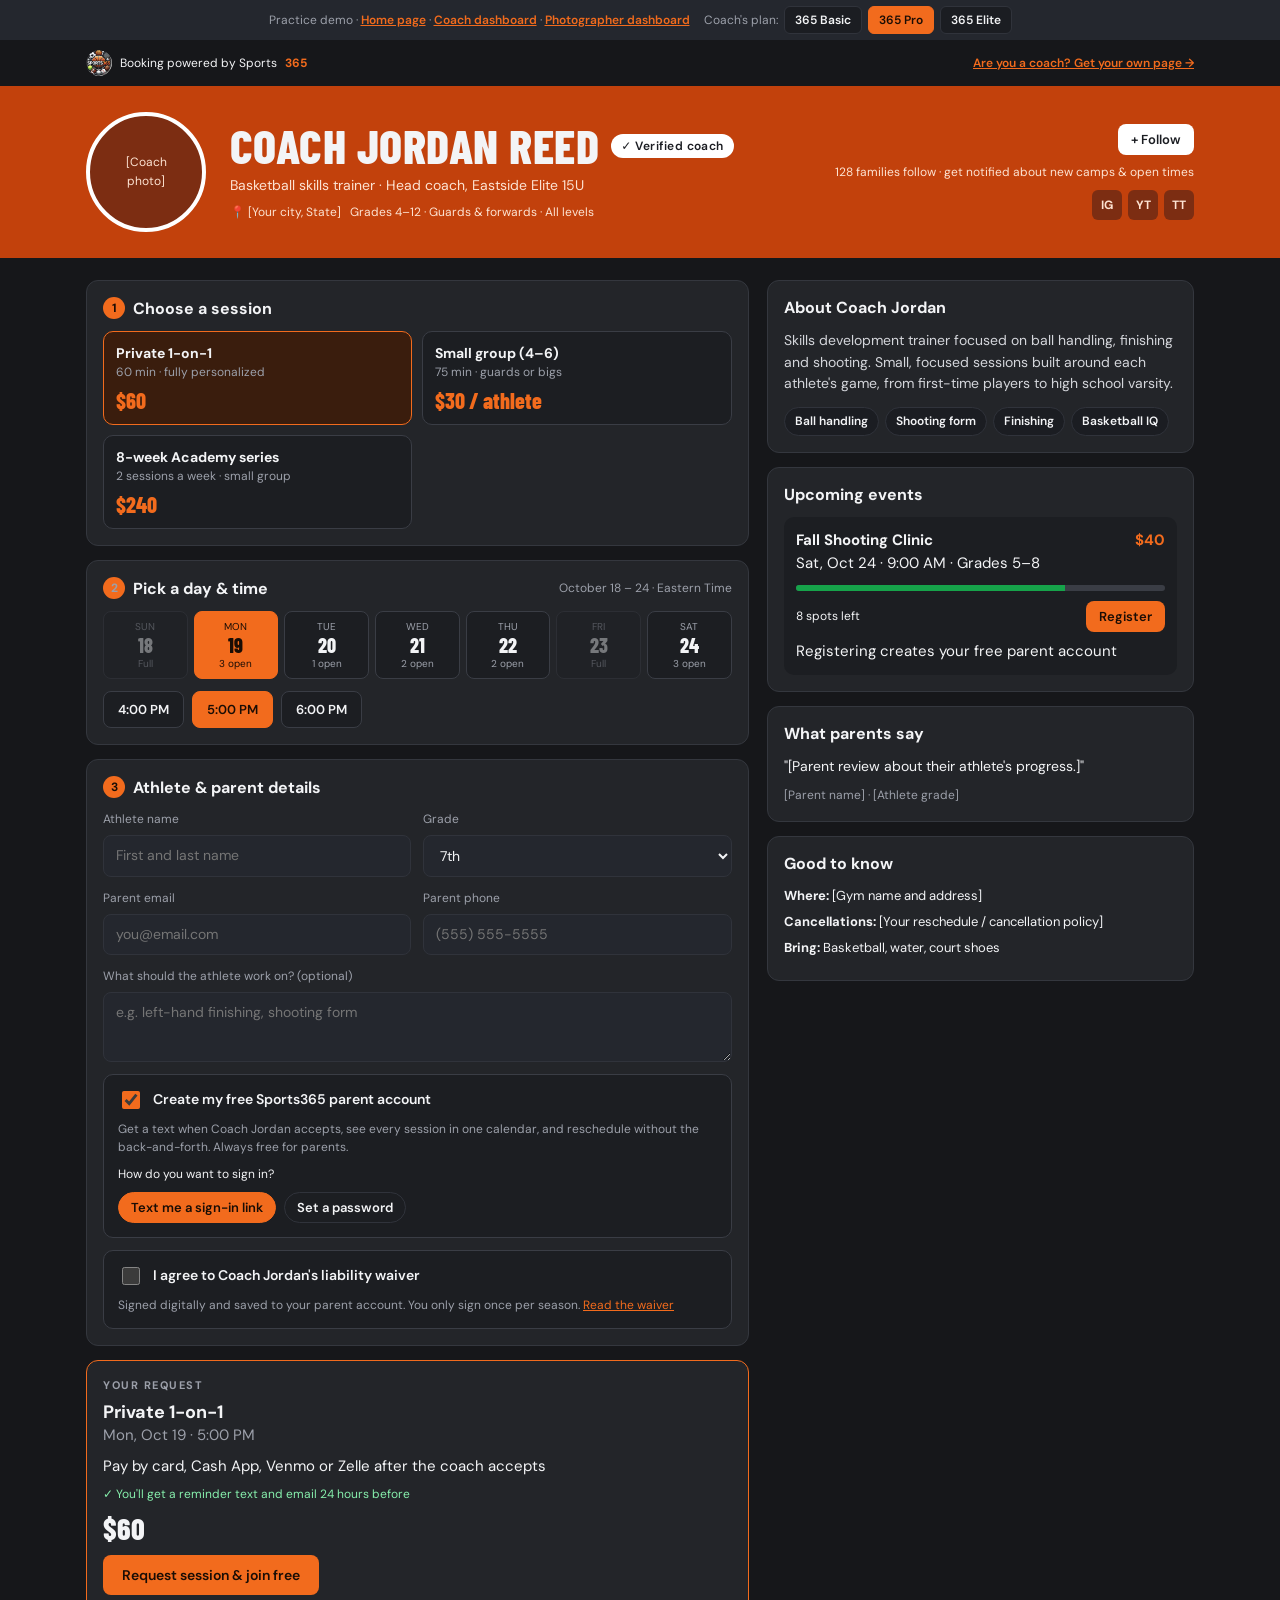
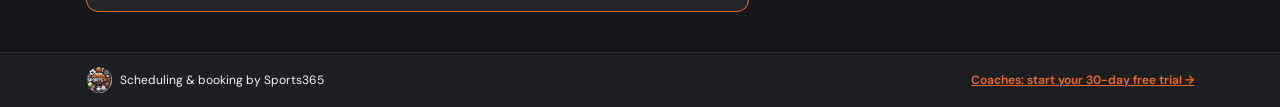
<file: Sports365 Demo with photographer/book.html>
<!doctype html>
<html lang="en">
<head>
<meta charset="utf-8">
<meta name="viewport" content="width=device-width, initial-scale=1, viewport-fit=cover">
<title>Book Coach Jordan Reed</title>
<link rel="preconnect" href="https://fonts.googleapis.com">
<link rel="preconnect" href="https://fonts.gstatic.com" crossorigin>
<link rel="stylesheet" href="https://fonts.googleapis.com/css2?family=Barlow+Condensed:wght@700;800&family=DM+Sans:wght@400;500;600;700&display=swap">
<link rel="stylesheet" href="styles.css">
<style>
  [hidden] { display: none !important; }
  body { background: #16171a; }
  .demo-bar { display: flex; flex-wrap: wrap; gap: 8px 14px; justify-content: center; align-items: center; }
  .viewas { display: inline-flex; align-items: center; gap: 6px; }
  .viewas button { font: 600 12px var(--font-body); color: var(--fg); background: #1b1d22; border: 1px solid var(--line); border-radius: 6px; padding: 4px 10px; min-height: 28px; cursor: pointer; }
  .viewas button[aria-pressed="true"] { background: var(--accent); color: var(--accent-ink); border-color: var(--accent); }
  /* Elite: the coach's own colors and logo */
  body.branded .hero { background: #1e3a8a; }
  body.branded .hero p { color: #dbeafe; }
  body.branded .photo { background: #172554; color: #dbeafe; }
  body.branded .follow { color: #dbeafe; }
  body.branded .follow .btn.on, body.branded .socials span { background: #172554; }
  .coach-logo { font: 800 14px/1 var(--font-display); letter-spacing: .08em; background: #facc15; color: #1e3a8a; padding: 6px 10px; border-radius: 6px; text-transform: uppercase; }
  .tag-elite { font: 700 10px var(--font-body); background: #1e1b4b; color: #c4b5fd; padding: 2px 6px; border-radius: 4px; justify-self: start; letter-spacing: .04em; }
  .opt .save { color: #86efac; font-weight: 600; }
  .waiver { background: #1c1e22; border: 1px solid #3a3d45; border-radius: 10px; padding: 14px; margin-top: 12px; display: grid; gap: 8px; }
  .waiver label.ck { display: flex; gap: 10px; align-items: flex-start; font-weight: 600; font-size: 14px; }
  .waiver input[type=checkbox] { width: 18px; height: 18px; accent-color: var(--accent); flex: none; margin-top: 2px; }
  .waiver p { font-size: 12px; color: var(--muted); }
  .waiver a { color: var(--accent); }
  .remind { font-size: 12px; color: #86efac; margin-top: 6px; }
  .topbar .wrap { display: flex; justify-content: space-between; align-items: center; gap: 12px; padding-block: 10px; font-size: 12px; }
  .powered { display: flex; align-items: center; gap: 8px; }
  .powered img { width: 26px; height: 26px; }
  .powered b { color: var(--accent); }
  .topbar a { color: var(--accent); font-weight: 600; }

  .hero { background: var(--accent-deep); }
  .hero .wrap { display: grid; grid-template-columns: auto 1fr auto; gap: 24px; align-items: center; padding-block: 26px; }
  .photo { width: 120px; height: 120px; border-radius: 50%; border: 4px solid #fff; background: #7c2d12; display: grid; place-items: center; text-align: center; font-size: 12px; color: #fde3d2; }
  .hero h1 { font-size: clamp(34px, 5vw, 48px); display: flex; flex-wrap: wrap; align-items: center; gap: 12px; }
  .verified { font: 600 12px var(--font-body); text-transform: none; background: #fff; color: #1b1d22; padding: 4px 10px; border-radius: 999px; }
  .hero p { font-size: 14px; color: #fde3d2; margin-top: 6px; }
  .hero .meta { font-size: 12px; margin-top: 6px; }
  .follow { display: grid; justify-items: end; gap: 8px; text-align: right; font-size: 12px; color: #fde3d2; }
  .follow .btn { background: #fff; color: #1b1d22; }
  .follow .btn.on { background: #7c2d12; color: #fff; }
  .socials { display: flex; gap: 6px; }
  .socials span { width: 30px; height: 30px; border-radius: 6px; background: #7c2d12; display: grid; place-items: center; font-size: 12px; font-weight: 700; }

  .layout .wrap { display: grid; grid-template-columns: 1.55fr 1fr; gap: 18px; padding-block: 22px 40px; align-items: start; }
  .stack { display: grid; gap: 14px; min-width: 0; }
  .box { background: #232529; border: 1px solid #34373e; border-radius: 12px; padding: 16px; min-width: 0; }
  .box h2 { font: 700 16px var(--font-body); text-transform: none; letter-spacing: 0; display: flex; align-items: center; gap: 8px; margin-bottom: 12px; }
  .num { width: 22px; height: 22px; border-radius: 50%; background: var(--accent); color: var(--accent-ink); display: grid; place-items: center; font-size: 12px; }
  .box-head { display: flex; justify-content: space-between; align-items: baseline; flex-wrap: wrap; gap: 8px; }
  .box-head span { font-size: 12px; color: var(--muted); }

  .sessions { display: grid; grid-template-columns: 1fr 1fr; gap: 10px; }
  .opt { text-align: left; background: #1c1e22; border: 1px solid #3a3d45; border-radius: 10px; padding: 12px; color: var(--fg); cursor: pointer; font-family: inherit; display: grid; gap: 2px; }
  .opt b { font-size: 14px; } .opt span { font-size: 12px; color: var(--muted); }
  .opt .price { font: 800 22px/1.1 var(--font-display); color: var(--accent); margin-top: 6px; }
  .opt[aria-pressed="true"] { border-color: var(--accent); background: #3a1d0d; }

  .days { display: grid; grid-template-columns: repeat(7, 1fr); gap: 6px; }
  .day { background: #1c1e22; border: 1px solid #3a3d45; border-radius: 8px; padding: 8px 2px; color: var(--fg); cursor: pointer; font-family: inherit; display: grid; justify-items: center; gap: 2px; }
  .day small { font-size: 10px; color: var(--muted); }
  .day b { font: 800 20px/1 var(--font-display); }
  .day[disabled] { opacity: .4; cursor: not-allowed; }
  .day[aria-pressed="true"] { background: var(--accent); border-color: var(--accent); color: var(--accent-ink); }
  .day[aria-pressed="true"] small { color: var(--accent-ink); }
  .times { display: flex; gap: 8px; flex-wrap: wrap; margin-top: 12px; }
  .time { background: #1c1e22; border: 1px solid #3a3d45; border-radius: 8px; padding: 9px 14px; color: var(--fg); cursor: pointer; font: 600 13px var(--font-body); }
  .time[aria-pressed="true"] { background: var(--accent); color: var(--accent-ink); border-color: var(--accent); }

  .fields { display: grid; grid-template-columns: 1fr 1fr; gap: 12px; }
  .fields .full { grid-column: 1 / -1; }
  .join { background: #1c1e22; border: 1px solid #3a3d45; border-radius: 10px; padding: 14px; margin-top: 12px; display: grid; gap: 8px; }
  .join label.ck { display: flex; gap: 10px; align-items: flex-start; font-weight: 600; font-size: 14px; }
  .join input[type=checkbox] { width: 18px; height: 18px; accent-color: var(--accent); flex: none; margin-top: 2px; }
  .join p { font-size: 12px; color: var(--muted); }
  .seg { display: flex; gap: 8px; flex-wrap: wrap; }
  .seg button { border-radius: 999px; }
  .seg button[aria-pressed="true"] { background: var(--accent); color: var(--accent-ink); border-color: var(--accent); }

  .summary { border-color: var(--accent); }
  .summary .eyebrow { color: var(--muted); }
  .summary h3 { font: 700 18px var(--font-body); text-transform: none; letter-spacing: 0; margin-top: 6px; }
  .summary .total { font: 800 30px/1 var(--font-display); color: var(--fg); margin: 10px 0 12px; }
  .done-msg { background: var(--good-soft); color: #bbf7d0; border-radius: 8px; padding: 12px; font-size: 14px; }

  .about p { font-size: 14px; color: #d4d6db; }
  .tags { display: flex; flex-wrap: wrap; gap: 6px; margin-top: 12px; }
  .ev-card { background: #1c1e22; border-radius: 10px; padding: 12px; }
  .ev-card .top { display: flex; justify-content: space-between; gap: 8px; }
  .ev-card .bar { height: 6px; background: #3a3d45; border-radius: 9px; margin: 10px 0; overflow: hidden; }
  .ev-card .bar i { display: block; height: 100%; width: 73%; background: var(--good); }
  .ev-card .row { display: flex; justify-content: space-between; align-items: center; gap: 8px; font-size: 12px; }
  .quote { font-size: 14px; } .quote span { display: block; font-size: 12px; color: var(--muted); margin-top: 8px; }
  .good-to-know p { font-size: 13px; margin-bottom: 6px; } .good-to-know b { color: var(--fg); }

  .foot { background: #1c1e22; border-top: 1px solid #2c2f35; }
  .foot .wrap { display: flex; justify-content: space-between; align-items: center; flex-wrap: wrap; gap: 10px; padding-block: 14px; font-size: 12px; }
  .foot a { color: var(--accent); font-weight: 600; }

  @media (max-width: 860px) {
    .hero .wrap { grid-template-columns: auto 1fr; }
    .follow { grid-column: 1 / -1; justify-items: start; text-align: left; }
    .layout .wrap { grid-template-columns: 1fr; }
  }
  @media (max-width: 520px) {
    .hero .wrap { grid-template-columns: 1fr; }
    .photo { width: 90px; height: 90px; }
    .sessions, .fields { grid-template-columns: 1fr; }
    .days { grid-template-columns: repeat(4, 1fr); }
    .topbar .wrap { flex-direction: column; align-items: flex-start; }
  }
</style>
</head>
<body>
<div class="demo-bar">
  <span>Practice demo · <a href="./">Home page</a> · <a href="dashboard.html">Coach dashboard</a> · <a href="media.html">Photographer dashboard</a></span>
  <span class="viewas" role="group" aria-label="Show the page for a coach on">Coach's plan:
    <button type="button" data-plan="basic" aria-pressed="false">365 Basic</button>
    <button type="button" data-plan="pro" aria-pressed="true">365 Pro</button>
    <button type="button" data-plan="elite" aria-pressed="false">365 Elite</button>
  </span>
</div>
<div class="topbar"><div class="wrap">
  <span class="powered"><img src="assets/logo.png" alt="">Booking powered by Sports<b>365</b></span>
  <a href="./">Are you a coach? Get your own page →</a>
</div></div>

<header class="hero"><div class="wrap">
  <div class="photo">[Coach<br>photo]</div>
  <div>
    <h1><span class="coach-logo" id="coach-logo" hidden>JR Hoops</span>Coach Jordan Reed <span class="verified">✓ Verified coach</span></h1>
    <p>Basketball skills trainer · Head coach, Eastside Elite 15U</p>
    <p class="meta">📍 [Your city, State] &nbsp; Grades 4–12 · Guards &amp; forwards · All levels</p>
  </div>
  <div class="follow">
    <button class="btn btn-sm" type="button" id="follow">+ Follow</button>
    <span id="follow-count">128 families follow · get notified about new camps &amp; open times</span>
    <div class="socials" aria-label="Social links"><span>IG</span><span>YT</span><span>TT</span></div>
  </div>
</div></header>

<main class="layout"><div class="wrap">
  <form class="stack" id="book-form">
    <section class="box">
      <h2><span class="num">1</span>Choose a session</h2>
      <div class="sessions" id="sessions">
        <button class="opt" type="button" aria-pressed="true" data-name="Private 1-on-1" data-price="60"><b>Private 1-on-1</b><span>60 min · fully personalized</span><span class="price">$60</span></button>
        <button class="opt" type="button" aria-pressed="false" data-name="Small group (4–6)" data-price="30"><b>Small group (4–6)</b><span>75 min · guards or bigs</span><span class="price">$30 / athlete</span></button>
        <button class="opt" type="button" aria-pressed="false" data-name="8-week Academy series" data-price="240"><b>8-week Academy series</b><span>2 sessions a week · small group</span><span class="price">$240</span></button>
        <button class="opt" type="button" aria-pressed="false" data-name="10-session pack" data-price="500" data-elite hidden><span class="tag-elite">PACKAGE</span><b>10-session pack</b><span>Ten 60-min private sessions · use anytime</span><span class="price">$500</span><span class="save">Save $100 vs. single sessions</span></button>
      </div>
    </section>

    <section class="box">
      <div class="box-head"><h2><span class="num">2</span>Pick a day &amp; time</h2><span>October 18 – 24 · Eastern Time</span></div>
      <div class="days" id="days">
        <button class="day" type="button" disabled><small>SUN</small><b>18</b><small>Full</small></button>
        <button class="day" type="button" aria-pressed="true" data-d="Mon, Oct 19"><small>MON</small><b>19</b><small>3 open</small></button>
        <button class="day" type="button" aria-pressed="false" data-d="Tue, Oct 20"><small>TUE</small><b>20</b><small>1 open</small></button>
        <button class="day" type="button" aria-pressed="false" data-d="Wed, Oct 21"><small>WED</small><b>21</b><small>2 open</small></button>
        <button class="day" type="button" aria-pressed="false" data-d="Thu, Oct 22"><small>THU</small><b>22</b><small>2 open</small></button>
        <button class="day" type="button" disabled><small>FRI</small><b>23</b><small>Full</small></button>
        <button class="day" type="button" aria-pressed="false" data-d="Sat, Oct 24"><small>SAT</small><b>24</b><small>3 open</small></button>
      </div>
      <div class="times" id="times">
        <button class="time" type="button" aria-pressed="false">4:00 PM</button>
        <button class="time" type="button" aria-pressed="true">5:00 PM</button>
        <button class="time" type="button" aria-pressed="false">6:00 PM</button>
      </div>
    </section>

    <section class="box">
      <h2><span class="num">3</span>Athlete &amp; parent details</h2>
      <div class="fields">
        <label class="field">Athlete name<input id="b-athlete" placeholder="First and last name" required></label>
        <label class="field">Grade<select id="b-grade"><option>4th</option><option>5th</option><option>6th</option><option selected>7th</option><option>8th</option><option>9th</option><option>10th</option><option>11th</option><option>12th</option></select></label>
        <label class="field">Parent email<input id="b-email" type="email" placeholder="you@email.com" required></label>
        <label class="field">Parent phone<input id="b-phone" type="tel" placeholder="(555) 555-5555"></label>
        <label class="field full">What should the athlete work on? (optional)<textarea id="b-notes" placeholder="e.g. left-hand finishing, shooting form"></textarea></label>
      </div>
      <div class="join">
        <label class="ck"><input type="checkbox" id="b-join" checked>Create my free Sports365 parent account</label>
        <p>Get a text when Coach Jordan accepts, see every session in one calendar, and reschedule without the back-and-forth. Always free for parents.</p>
        <p style="color:var(--fg)">How do you want to sign in?</p>
        <div class="seg" id="signin">
          <button class="btn btn-ghost btn-sm" type="button" aria-pressed="true">Text me a sign-in link</button>
          <button class="btn btn-ghost btn-sm" type="button" aria-pressed="false">Set a password</button>
        </div>
      </div>
      <div class="waiver" id="waiver">
        <label class="ck"><input type="checkbox" id="b-waiver">I agree to Coach Jordan's liability waiver</label>
        <p>Signed digitally and saved to your parent account. You only sign once per season. <a href="#waiver" id="read-waiver">Read the waiver</a></p>
      </div>
    </section>

    <section class="box summary" id="summary">
      <div class="eyebrow">Your request</div>
      <h3 id="s-name">Private 1-on-1</h3>
      <p class="muted" id="s-when">Mon, Oct 19 · 5:00 PM</p>
      <p class="fine" style="margin-top:8px">Pay by card, Cash App, Venmo or Zelle after the coach accepts</p>
      <p class="remind" id="remind">✓ You'll get a reminder text and email 24 hours before</p>
      <div class="total" id="s-total">$60</div>
      <button class="btn btn-primary" type="submit" id="s-submit">Request session &amp; join free</button>
    </section>
  </form>

  <aside class="stack">
    <section class="box about">
      <h2>About Coach Jordan</h2>
      <p>Skills development trainer focused on ball handling, finishing and shooting. Small, focused sessions built around each athlete's game, from first-time players to high school varsity.</p>
      <div class="tags"><span class="chip">Ball handling</span><span class="chip">Shooting form</span><span class="chip">Finishing</span><span class="chip">Basketball IQ</span></div>
    </section>
    <section class="box">
      <h2>Upcoming events</h2>
      <div class="ev-card">
        <div class="top"><b>Fall Shooting Clinic</b><b class="accent">$40</b></div>
        <span class="fine">Sat, Oct 24 · 9:00 AM · Grades 5–8</span>
        <div class="bar"><i></i></div>
        <div class="row"><span id="spots">8 spots left</span><button class="btn btn-primary btn-sm" type="button" id="register">Register</button></div>
        <p class="fine" style="margin-top:8px">Registering creates your free parent account</p>
      </div>
    </section>
    <section class="box">
      <h2>What parents say</h2>
      <p class="quote">"[Parent review about their athlete's progress.]"<span>[Parent name] · [Athlete grade]</span></p>
    </section>
    <section class="box good-to-know">
      <h2>Good to know</h2>
      <p><b>Where:</b> [Gym name and address]</p>
      <p><b>Cancellations:</b> [Your reschedule / cancellation policy]</p>
      <p><b>Bring:</b> Basketball, water, court shoes</p>
    </section>
  </aside>
</div></main>

<footer class="foot"><div class="wrap">
  <span class="powered"><img src="assets/logo.png" alt="">Scheduling &amp; booking by Sports365</span>
  <a href="./">Coaches: start your 30-day free trial →</a>
</div></footer>

<div class="toast" id="toast" hidden></div>
<script>
  const toast = document.getElementById('toast');
  let tm;
  function show(msg) { toast.textContent = msg; toast.hidden = false; clearTimeout(tm); tm = setTimeout(() => { toast.hidden = true; }, 2400); }

  // ---- Coach's plan (demo switch) ----
  const RANK = { basic: 0, pro: 1, elite: 2 };
  let plan = 'pro';
  try { const saved = localStorage.getItem('s365-plan'); if (saved in RANK) plan = saved; } catch (e) {}

  const state = { name: 'Private 1-on-1', price: 60, day: 'Mon, Oct 19', time: '5:00 PM' };
  function pick(group, btn) { group.querySelectorAll('[aria-pressed]').forEach(b => b.setAttribute('aria-pressed', 'false')); btn.setAttribute('aria-pressed', 'true'); }
  function render() {
    document.getElementById('s-name').textContent = state.name;
    document.getElementById('s-when').textContent = `${state.day} · ${state.time}`;
    document.getElementById('s-total').textContent = state.price === 30 ? '$30 / athlete' : '$' + state.price;
  }

  const sessions = document.getElementById('sessions');
  sessions.querySelectorAll('.opt').forEach(b => b.addEventListener('click', () => { pick(sessions, b); state.name = b.dataset.name; state.price = +b.dataset.price; render(); }));
  const days = document.getElementById('days');
  days.querySelectorAll('.day:not([disabled])').forEach(b => b.addEventListener('click', () => { pick(days, b); state.day = b.dataset.d; render(); }));
  const times = document.getElementById('times');
  times.querySelectorAll('.time').forEach(b => b.addEventListener('click', () => { pick(times, b); state.time = b.textContent; render(); }));
  const signin = document.getElementById('signin');
  signin.querySelectorAll('button').forEach(b => b.addEventListener('click', () => pick(signin, b)));

  function applyPlan() {
    document.querySelectorAll('.viewas button').forEach(b => b.setAttribute('aria-pressed', b.dataset.plan === plan ? 'true' : 'false'));
    const elite = plan === 'elite', pro = RANK[plan] >= 1;
    document.body.classList.toggle('branded', elite);
    document.getElementById('coach-logo').hidden = !elite;
    const pack = document.querySelector('[data-elite]');
    pack.hidden = !elite;
    if (!elite && pack.getAttribute('aria-pressed') === 'true') sessions.querySelector('.opt').click();
    document.getElementById('waiver').hidden = !pro;
    document.getElementById('remind').hidden = !pro;
  }
  const WHAT = { basic: '365 Basic: the core booking page', pro: '365 Pro: adds the waiver step and reminder texts', elite: '365 Elite: adds session packages and the coach\'s own colors and logo' };
  document.querySelectorAll('.viewas button').forEach(b => b.addEventListener('click', () => {
    plan = b.dataset.plan;
    try { localStorage.setItem('s365-plan', plan); } catch (e) {}
    applyPlan();
    show(WHAT[plan]);
  }));
  document.getElementById('read-waiver').addEventListener('click', e => { e.preventDefault(); show('Demo: the coach\'s waiver text would open here'); });
  applyPlan();

  let following = false;
  document.getElementById('follow').addEventListener('click', e => {
    following = !following;
    e.target.textContent = following ? '✓ Following' : '+ Follow';
    e.target.classList.toggle('on', following);
    document.getElementById('follow-count').textContent = `${following ? 129 : 128} families follow · get notified about new camps & open times`;
  });

  let spots = 8;
  document.getElementById('register').addEventListener('click', e => {
    if (spots > 0) { spots -= 1; document.getElementById('spots').textContent = `${spots} spots left`; }
    e.target.disabled = true; e.target.textContent = 'Registered';
    show('Demo: spot held for the Fall Shooting Clinic');
  });

  document.getElementById('book-form').addEventListener('submit', e => {
    e.preventDefault();
    const athlete = document.getElementById('b-athlete'), email = document.getElementById('b-email');
    if (!athlete.value.trim()) { athlete.focus(); show('Add the athlete\'s name'); return; }
    if (!email.value.trim() || !email.checkValidity()) { email.focus(); show('Add a valid parent email'); return; }
    const w = document.getElementById('b-waiver');
    if (RANK[plan] >= 1 && !w.checked) { w.focus(); show('Agree to the waiver to send your request'); return; }
    const btn = document.getElementById('s-submit');
    btn.outerHTML = `<div class="done-msg">✓ Request sent to Coach Jordan for ${athlete.value.trim()}. You'll get a text when it's accepted. (Demo only, nothing was sent.)</div>`;
  });
</script>
</body>
</html>
</file>
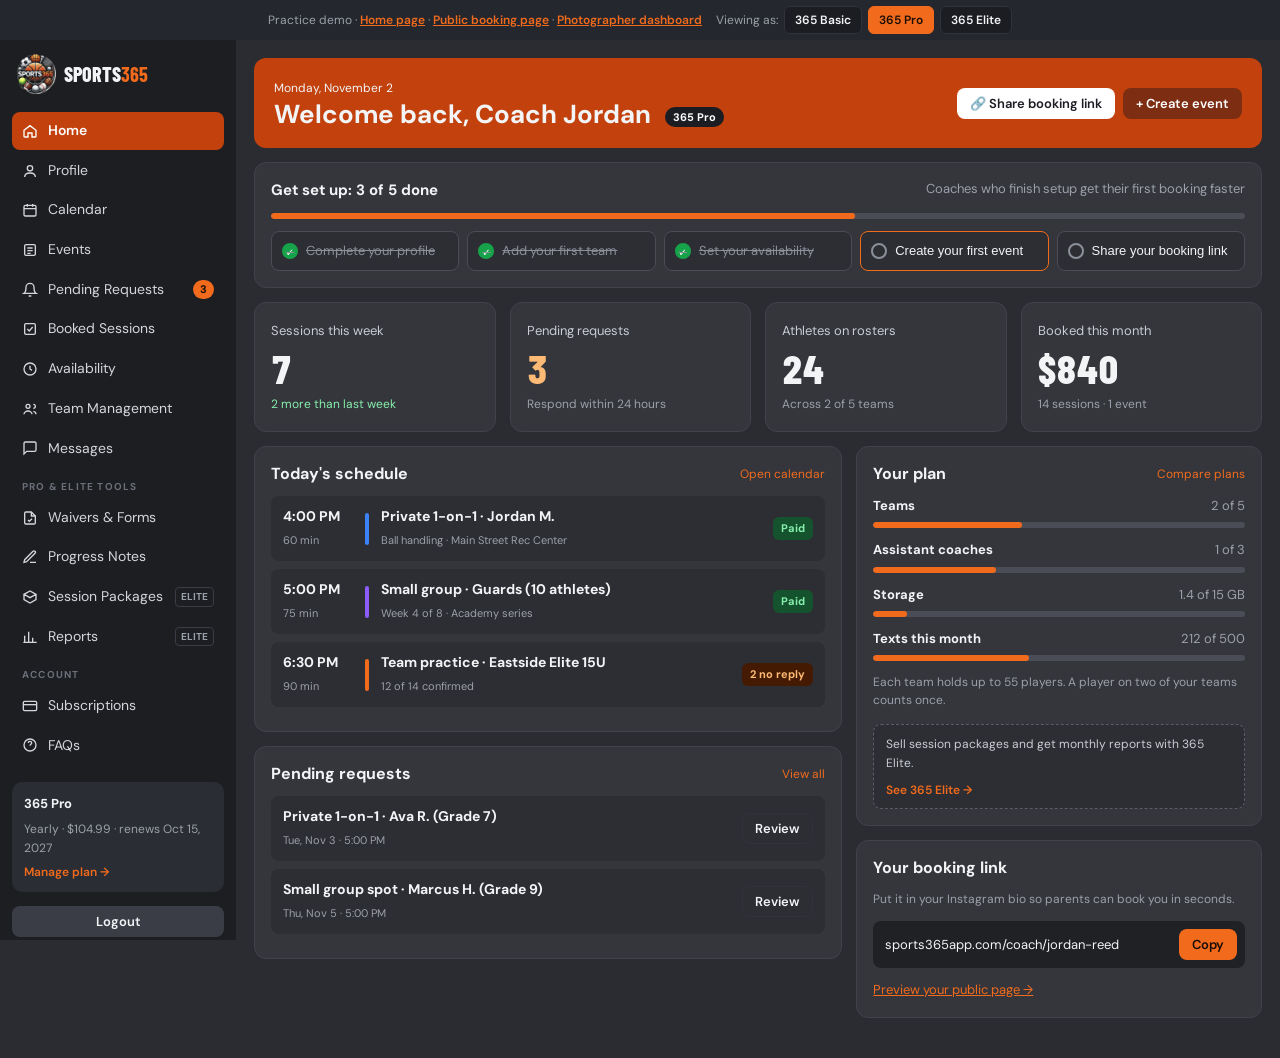
<file: Sports365 Demo with photographer/dashboard.html>
<!doctype html>
<html lang="en">
<head>
<meta charset="utf-8">
<meta name="viewport" content="width=device-width, initial-scale=1, viewport-fit=cover">
<title>Sports365 Coach Dashboard</title>
<link rel="preconnect" href="https://fonts.googleapis.com">
<link rel="preconnect" href="https://fonts.gstatic.com" crossorigin>
<link rel="stylesheet" href="https://fonts.googleapis.com/css2?family=Barlow+Condensed:wght@700;800&family=DM+Sans:wght@400;500;600;700&display=swap">
<link rel="stylesheet" href="styles.css">
<style>
  [hidden] { display: none !important; }
  body { background: #2a2c31; }
  .app { display: grid; grid-template-columns: 236px 1fr; min-height: 100vh; }
  .side { background: #1c1e22; padding: 14px 12px calc(14px + env(safe-area-inset-bottom, 0px)) max(12px, env(safe-area-inset-left, 0px)); display: flex; flex-direction: column; gap: 4px; position: sticky; top: 0; height: 100vh; overflow-y: auto; }
  .side .brand { display: flex; align-items: center; gap: 8px; text-decoration: none; font: 800 20px/1 var(--font-display); text-transform: uppercase; margin: 0 0 14px 4px; }
  .side .brand img { width: 40px; height: 40px; }
  .side .brand b { color: var(--accent); }
  .side nav { display: grid; gap: 2px; }
  .side nav .grp { font-size: 10px; font-weight: 700; letter-spacing: .12em; text-transform: uppercase; color: #6b6f78; margin: 10px 0 2px 10px; }
  .side nav a { display: flex; align-items: center; gap: 10px; padding: 8px 10px; border-radius: 8px; text-decoration: none; font-size: 14px; color: #d4d6db; }
  .side nav a:hover { background: #26292f; }
  .side nav a.on { background: var(--accent-deep); color: #fff; font-weight: 600; }
  .side nav svg { width: 16px; height: 16px; flex: none; }
  .side .count { margin-left: auto; background: var(--accent); color: var(--accent-ink); font-size: 11px; font-weight: 700; border-radius: 999px; padding: 1px 7px; }
  .side .lock { margin-left: auto; font-size: 10px; font-weight: 700; color: var(--muted); border: 1px solid #3a3d45; border-radius: 4px; padding: 1px 5px; }
  .side nav a.on .lock { color: #fff; border-color: rgba(255,255,255,.4); }
  .plan { margin-top: 14px; background: #2a2d33; border-radius: 10px; padding: 12px; font-size: 12px; display: grid; gap: 6px; }
  .plan b { display: block; font-size: 13px; }
  .plan a { color: var(--accent); font-weight: 600; }
  .logout { margin-top: 10px; background: #3a3d45; color: var(--fg); }

  .demo-bar { display: flex; flex-wrap: wrap; gap: 8px 14px; justify-content: center; align-items: center; }
  .viewas { display: inline-flex; align-items: center; gap: 6px; }
  .viewas button { font: 600 12px var(--font-body); color: var(--fg); background: #1b1d22; border: 1px solid var(--line); border-radius: 6px; padding: 4px 10px; min-height: 28px; cursor: pointer; }
  .viewas button[aria-pressed="true"] { background: var(--accent); color: var(--accent-ink); border-color: var(--accent); }

  .main { padding: 18px max(18px, env(safe-area-inset-right, 0px)) 40px 18px; min-width: 0; }
  .view { display: grid; gap: 14px; align-content: start; min-width: 0; }
  .vhead { background: var(--accent-deep); border-radius: 12px; padding: 14px 18px; display: flex; flex-wrap: wrap; justify-content: space-between; align-items: center; gap: 12px; }
  .vhead h1 { font: 700 22px/1.2 var(--font-body); text-transform: none; letter-spacing: 0; display: flex; align-items: center; gap: 10px; }
  .vhead p { font-size: 13px; color: #fde3d2; margin-top: 2px; }
  .vhead .acts { display: flex; gap: 8px; flex-wrap: wrap; }
  .welcome { background: var(--accent-deep); border-radius: 12px; padding: 18px 20px; display: flex; flex-wrap: wrap; justify-content: space-between; align-items: center; gap: 14px; }
  .welcome small { font-size: 12px; }
  .welcome h1 { font: 700 26px/1.2 var(--font-body); text-transform: none; letter-spacing: 0; }
  .welcome .acts { display: flex; gap: 8px; flex-wrap: wrap; }
  .btn-white { background: #fff; color: #1b1d22; }
  .btn-maroon { background: #7c2d12; color: #fff; }
  .btn-red { background: #b91c1c; color: #fff; }
  .btn-yellow { background: #ca8a04; color: #1b1d22; }
  .btn-up { background: transparent; color: var(--accent); border: 1px solid var(--accent); justify-self: start; }
  .plan-chip { display: inline-block; margin-left: 8px; font: 700 11px var(--font-body); background: #1b1d22; color: #fff; padding: 3px 8px; border-radius: 999px; vertical-align: middle; }

  .panel { background: #34363c; border: 1px solid #40434a; border-radius: 12px; padding: 16px; min-width: 0; }
  .panel-head { display: flex; justify-content: space-between; align-items: center; gap: 10px; margin-bottom: 12px; flex-wrap: wrap; }
  .panel-head h2 { font: 700 16px var(--font-body); text-transform: none; letter-spacing: 0; display: flex; align-items: center; gap: 8px; }
  .panel-head a, .linkbtn { color: var(--accent); font-size: 12px; background: none; border: 0; cursor: pointer; font-family: inherit; padding: 0; }
  .tier { font: 700 10px var(--font-body); letter-spacing: .06em; padding: 2px 6px; border-radius: 4px; text-transform: uppercase; }
  .tier.pro { background: #3a1d0d; color: #fdba74; }
  .tier.elite { background: #1e1b4b; color: #c4b5fd; }
  .vhead .tier.pro { background: #fff; color: #9a3412; }
  .vhead .tier.elite { background: #fff; color: #4c1d95; }
  .sub { font-size: 12px; color: var(--muted); }

  /* Tables */
  .tbl { overflow-x: auto; }
  .tbl table { width: 100%; min-width: 620px; border-collapse: collapse; font-size: 13px; }
  .tbl th, .tbl td { text-align: left; padding: 10px 12px; border-bottom: 1px solid #45484f; vertical-align: middle; }
  .tbl th { font-size: 12px; color: #c9ccd2; font-weight: 600; }
  .tbl tr:last-child td { border-bottom: 0; }
  .tbl td .acts { display: flex; gap: 6px; }
  .tbl .num { font-variant-numeric: tabular-nums; }
  .toolbar { display: flex; flex-wrap: wrap; gap: 8px; justify-content: flex-end; align-items: center; margin-bottom: 12px; }
  .toolbar input, .toolbar select { width: auto; min-width: 200px; }
  .toolbar .grow { margin-right: auto; }
  .pager { display: flex; justify-content: flex-end; gap: 14px; font-size: 12px; color: var(--muted); margin-top: 10px; }

  /* Tabs */
  .tabs { display: flex; gap: 4px; border-bottom: 1px solid #45484f; margin-bottom: 14px; overflow-x: auto; }
  .tabs button { background: none; border: 0; border-bottom: 2px solid transparent; color: #d4d6db; font: 600 14px var(--font-body); padding: 10px 12px; cursor: pointer; white-space: nowrap; }
  .tabs button[aria-selected="true"] { color: var(--accent); border-bottom-color: var(--accent); }

  /* Forms */
  .form { display: grid; gap: 12px; }
  .form .row3 { display: grid; grid-template-columns: repeat(3, 1fr); gap: 12px; }
  .form .row4 { display: grid; grid-template-columns: repeat(4, 1fr); gap: 12px; }
  .form .row2 { display: grid; grid-template-columns: repeat(2, 1fr); gap: 12px; }
  .form h3 { font: 700 15px var(--font-body); text-transform: none; letter-spacing: 0; margin-top: 4px; }
  .form .btns { display: flex; gap: 8px; flex-wrap: wrap; }
  .profile-grid { display: grid; grid-template-columns: 1fr 180px; gap: 20px; align-items: start; }
  .avatar { width: 150px; height: 150px; border-radius: 50%; background: #7c2d12; border: 4px solid #4a4d55; display: grid; place-items: center; font: 800 46px var(--font-display); color: #fde3d2; margin: 0 auto; }
  .avatar-col { display: grid; gap: 8px; justify-items: center; text-align: center; font-size: 13px; font-weight: 600; }
  .swatches { display: flex; gap: 8px; }
  .swatches i { width: 34px; height: 34px; border-radius: 8px; display: block; border: 2px solid #4a4d55; }
  .swatches i.on { border-color: #fff; }

  /* Home bits */
  .setup-top { display: flex; justify-content: space-between; flex-wrap: wrap; gap: 8px; font-size: 13px; }
  .setup-top b { font-size: 15px; }
  .bar { height: 6px; background: #4a4d55; border-radius: 9px; margin: 10px 0 12px; overflow: hidden; }
  .bar i { display: block; height: 100%; background: var(--accent); border-radius: 9px; }
  .tasks { display: grid; grid-template-columns: repeat(5, 1fr); gap: 8px; }
  .task { display: flex; align-items: center; gap: 8px; padding: 9px 10px; border: 1px solid #4a4d55; border-radius: 8px; background: #2c2e33; font-size: 13px; color: var(--fg); }
  .task .dot { width: 16px; height: 16px; border-radius: 50%; border: 2px solid #8b8f99; flex: none; display: grid; place-items: center; font-size: 10px; }
  .task.done { color: #8b8f99; text-decoration: line-through; }
  .task.done .dot { background: var(--good); border-color: var(--good); color: #fff; }
  .task.next { border-color: var(--accent); }
  .kpis { display: grid; grid-template-columns: repeat(4, 1fr); gap: 14px; }
  .kpi small { font-size: 13px; color: #c9ccd2; }
  .kpi b { display: block; font: 800 40px/1.1 var(--font-display); margin: 4px 0 2px; font-variant-numeric: tabular-nums; }
  .kpi .note { font-size: 12px; color: var(--muted); }
  .kpi .up { color: #86efac; }
  .kpi.warn b { color: #fdba74; }
  .grid2 { display: grid; grid-template-columns: 1.45fr 1fr; gap: 14px; align-items: start; }
  .col { display: grid; gap: 14px; min-width: 0; }
  .sess { display: grid; grid-template-columns: 70px 4px 1fr auto; gap: 12px; align-items: center; background: #2c2e33; border-radius: 8px; padding: 10px 12px; margin-bottom: 8px; }
  .sess .time b { display: block; font-size: 14px; }
  .sess .time span, .sess .what span { font-size: 11px; color: var(--muted); }
  .sess .rail { height: 32px; border-radius: 4px; }
  .sess .what { min-width: 0; } .sess .what b { display: block; font-size: 14px; }
  .use { display: grid; gap: 12px; }
  .use-row .top { display: flex; justify-content: space-between; gap: 8px; font-size: 13px; }
  .use-row .top span { color: var(--muted); font-variant-numeric: tabular-nums; }
  .use-row .bar { margin: 6px 0 0; }
  .use-row.full .bar i { background: #f59e0b; }
  .upsell { margin-top: 14px; background: #2c2e33; border: 1px dashed #5a5d66; border-radius: 8px; padding: 10px 12px; font-size: 12px; color: #c9ccd2; display: flex; justify-content: space-between; align-items: center; gap: 10px; flex-wrap: wrap; }
  .upsell a, .upsell button { color: var(--accent); font-weight: 600; white-space: nowrap; }
  .copy { display: flex; align-items: center; gap: 8px; background: #1f2125; border-radius: 8px; padding: 8px 8px 8px 12px; margin: 12px 0 10px; }
  .copy code { font: 13px var(--font-body); flex: 1; min-width: 0; overflow: hidden; text-overflow: ellipsis; white-space: nowrap; }
  .limit-msg { margin-top: 10px; background: #451a03; color: #fed7aa; border-radius: 8px; padding: 10px 12px; font-size: 12px; }
  .limit-msg button { color: #fff; font-weight: 700; background: none; border: 0; text-decoration: underline; cursor: pointer; font: inherit; padding: 0; }

  /* Calendar */
  .seg { display: inline-flex; gap: 6px; flex-wrap: wrap; }
  .seg button { font: 600 13px var(--font-body); background: #e5e7eb; color: #1b1d22; border: 0; border-radius: 6px; padding: 7px 12px; cursor: pointer; }
  .seg button[aria-pressed="true"] { background: var(--accent); color: var(--accent-ink); }
  .month { display: grid; grid-template-columns: repeat(7, minmax(0, 1fr)); border: 1px solid #55585f; border-radius: 8px; overflow: hidden; margin-top: 12px; }
  .month .dh { background: #2c2e33; text-align: center; font-size: 12px; font-weight: 700; padding: 6px 0; border-bottom: 1px solid #55585f; }
  .month .d { min-height: 92px; border-right: 1px solid #45484f; border-bottom: 1px solid #45484f; padding: 4px 5px; display: grid; align-content: start; gap: 3px; min-width: 0; }
  .month .d:nth-child(7n) { border-right: 0; }
  .month .d .n { font-size: 12px; text-align: right; color: #d4d6db; }
  .month .d.out .n { color: #6b6f78; }
  .month .d.today { background: #3a1d0d; }
  .month .d.today .n { color: var(--accent); font-weight: 800; }
  .ev { display: block; border-radius: 3px; padding: 2px 5px; color: #fff; font-size: 11px; white-space: nowrap; overflow: hidden; text-overflow: ellipsis; }
  .ev.o { background: var(--accent-deep); } .ev.b { background: var(--blue); } .ev.g { background: var(--good); } .ev.v { background: var(--violet); }
  .agenda .ag { display: grid; grid-template-columns: 110px 90px 1fr auto; gap: 12px; align-items: center; padding: 10px 12px; background: #2c2e33; border-radius: 8px; margin-bottom: 8px; font-size: 13px; }
  .agenda .ag b.d { color: var(--accent); }
  .week { display: grid; grid-template-columns: repeat(7, minmax(0, 1fr)); gap: 8px; margin-top: 12px; }
  .week .wc { background: #2c2e33; border-radius: 8px; padding: 8px; min-height: 220px; display: grid; align-content: start; gap: 6px; min-width: 0; }
  .week .wc h4 { margin: 0; font-size: 12px; text-align: center; }
  .week .wc.today { outline: 2px solid var(--accent); }
  .legend { display: flex; gap: 14px; flex-wrap: wrap; font-size: 12px; color: var(--muted); margin-top: 10px; }
  .legend i { display: inline-block; width: 10px; height: 10px; border-radius: 2px; margin-right: 5px; vertical-align: -1px; }

  /* Availability */
  .slots { display: grid; grid-template-columns: 70px repeat(7, minmax(0, 1fr)); gap: 3px; font-size: 12px; text-align: center; }
  .slots .h { font-weight: 700; padding: 6px 0; background: #2c2e33; border-radius: 4px; }
  .slots .h.today { background: var(--accent-deep); }
  .slots .t { color: var(--muted); text-align: right; padding: 8px 6px 0 0; }
  .slots button { border: 0; border-radius: 4px; min-height: 34px; background: #3f4249; color: #9ca0aa; font: 600 11px var(--font-body); cursor: pointer; }
  .slots button.open { background: var(--good); color: #fff; }
  .slots button.bk { background: var(--accent-deep); color: #fff; cursor: default; }

  /* Pills */
  .st { font-size: 11px; font-weight: 700; padding: 3px 8px; border-radius: 999px; white-space: nowrap; display: inline-block; }
  .st.ok { background: var(--good-soft); color: #86efac; }
  .st.wait { background: var(--warn-soft); color: #fdba74; }
  .st.no { background: #3f1d1d; color: #fca5a5; }
  .st.info { background: #1e3a8a; color: #bfdbfe; }

  /* Locked view */
  .locked { background: #26282d; border: 1px dashed #5a5d66; border-radius: 12px; padding: 28px; display: grid; gap: 12px; justify-items: start; }
  .locked h2 { font: 800 28px var(--font-display); text-transform: uppercase; }
  .locked p { color: #c9ccd2; max-width: 60ch; }
  .locked ul { margin: 0; padding-left: 18px; color: #c9ccd2; display: grid; gap: 6px; font-size: 14px; }
  .ghost { opacity: .35; pointer-events: none; filter: grayscale(.4); }

  /* Cards */
  .cards { display: grid; grid-template-columns: repeat(3, 1fr); gap: 12px; }
  .card2 { background: #2c2e33; border-radius: 10px; padding: 14px; display: grid; gap: 6px; align-content: start; min-width: 0; }
  .card2 b { font-size: 14px; }
  .card2 .big { font: 800 30px/1 var(--font-display); }
  .card2 .bar { margin: 4px 0 0; height: 5px; } .card2 .bar i { background: var(--good); }
  .card2.current { outline: 2px solid var(--accent); }

  /* Messages */
  .inbox { display: grid; grid-template-columns: 280px 1fr; gap: 14px; align-items: start; }
  .thread { display: grid; gap: 2px; }
  .thread button { text-align: left; background: #2c2e33; border: 0; border-radius: 8px; padding: 10px 12px; color: var(--fg); font-family: inherit; cursor: pointer; display: grid; gap: 2px; }
  .thread button[aria-pressed="true"] { background: #3a1d0d; outline: 1px solid var(--accent); }
  .thread button b { font-size: 13px; } .thread button span { font-size: 12px; color: var(--muted); white-space: nowrap; overflow: hidden; text-overflow: ellipsis; }
  .bubbles { display: grid; gap: 8px; margin-bottom: 12px; }
  .bub { max-width: 75%; background: #2c2e33; border-radius: 10px; padding: 9px 12px; font-size: 13px; }
  .bub.me { justify-self: end; background: var(--accent-deep); }
  .bub small { display: block; font-size: 10px; color: #c9ccd2; margin-top: 3px; }
  .checks { display: flex; gap: 14px; font-size: 13px; flex-wrap: wrap; }
  .checks input { width: auto; accent-color: var(--blue); }
  .checks label { display: flex; align-items: center; gap: 5px; }
  .checks label.off { color: var(--muted); }

  /* Reports */
  .chart { display: grid; grid-template-columns: repeat(6, 1fr); gap: 14px; align-items: end; height: 200px; padding: 10px 6px 0; border-bottom: 1px solid #55585f; }
  .chart div { display: grid; gap: 6px; justify-items: center; align-self: end; }
  .chart i { display: block; width: 70%; max-width: 54px; background: var(--accent); border-radius: 4px 4px 0 0; }
  .chart i.cur { background: #fb923c; }
  .chart span { font-size: 11px; color: #c9ccd2; font-variant-numeric: tabular-nums; }
  .chart-x { display: grid; grid-template-columns: repeat(6, 1fr); gap: 14px; text-align: center; font-size: 12px; color: var(--muted); margin-top: 6px; }

  /* Subscriptions */
  .subgrid { display: grid; grid-template-columns: repeat(3, 1fr); gap: 14px; }
  .subcard { background: #2c2e33; border: 1px solid #45484f; border-radius: 12px; padding: 20px; display: flex; flex-direction: column; gap: 12px; position: relative; }
  .subcard.cur { border: 2px solid var(--accent); }
  .subcard .tag { position: absolute; top: -11px; left: 18px; background: var(--accent); color: var(--accent-ink); font-size: 10px; font-weight: 700; padding: 3px 8px; border-radius: 4px; }
  .subcard h3 { font-size: 26px; } .subcard h3 b { color: var(--accent); }
  .subcard .amt { font: 800 40px/1 var(--font-display); } .subcard .amt small { font: 500 12px var(--font-body); color: var(--muted); }
  .subcard ul { list-style: none; padding: 0; margin: 0; display: grid; gap: 6px; font-size: 13px; }
  .subcard li::before { content: "✓ "; color: var(--good); font-weight: 700; }
  .subcard .btn { margin-top: auto; }

  /* FAQ */
  details.fq { background: #2c2e33; border-radius: 8px; padding: 12px 14px; }
  details.fq summary { cursor: pointer; font-weight: 600; font-size: 14px; display: flex; justify-content: space-between; gap: 10px; }
  details.fq p { color: #c9ccd2; font-size: 13px; margin-top: 8px; }
  .fq-list { display: grid; gap: 8px; }

  @media (max-width: 1100px) { .tasks { grid-template-columns: repeat(3, 1fr); } .grid2, .inbox { grid-template-columns: 1fr; } .cards, .subgrid { grid-template-columns: 1fr 1fr; } }
  @media (max-width: 860px) {
    .app { grid-template-columns: 1fr; }
    .side { position: static; height: auto; padding: 10px max(16px, env(safe-area-inset-right, 0px)) 10px max(16px, env(safe-area-inset-left, 0px)); }
    .side nav { display: flex; overflow-x: auto; gap: 4px; padding-bottom: 4px; }
    .side nav a { white-space: nowrap; } .side nav .grp, .plan, .logout { display: none; }
    .main { padding-left: max(16px, env(safe-area-inset-left, 0px)); padding-right: max(16px, env(safe-area-inset-right, 0px)); }
    .kpis { grid-template-columns: repeat(2, 1fr); }
    .profile-grid { grid-template-columns: 1fr; } .avatar-col { order: -1; }
    .form .row3, .form .row4 { grid-template-columns: 1fr 1fr; }
    .week { grid-template-columns: repeat(2, 1fr); }
  }
  @media (max-width: 520px) {
    .tasks, .cards, .subgrid, .form .row2, .form .row3, .form .row4 { grid-template-columns: 1fr; }
    .month .d { min-height: 60px; } .month .ev { font-size: 0; height: 6px; padding: 0; }
    .agenda .ag { grid-template-columns: 1fr; gap: 2px; }
  }
</style>
</head>
<body>
<div class="demo-bar">
  <span>Practice demo · <a href="./">Home page</a> · <a href="book.html">Public booking page</a> · <a href="media.html">Photographer dashboard</a></span>
  <span class="viewas" role="group" aria-label="View the dashboard as a coach on">Viewing as:
    <button type="button" data-plan="basic" aria-pressed="false">365 Basic</button>
    <button type="button" data-plan="pro" aria-pressed="true">365 Pro</button>
    <button type="button" data-plan="elite" aria-pressed="false">365 Elite</button>
  </span>
</div>
<div class="app">
  <aside class="side">
    <a class="brand" href="./"><img src="assets/logo.png" alt=""><span>Sports<b>365</b></span></a>
    <nav aria-label="Dashboard" id="nav"></nav>
    <div class="plan"><b id="plan-name">365 Pro</b><span class="muted" id="plan-renew"></span><button class="linkbtn" type="button" data-go="subscriptions" style="text-align:left;font-weight:600">Manage plan →</button></div>
    <button class="btn btn-sm logout" type="button" data-toast="Demo: you'd be logged out">Logout</button>
  </aside>
  <main class="main" id="main"></main>
</div>

<div class="toast" id="toast" hidden></div>
<script>
/* ---------------- Basics ---------------- */
const $ = s => document.querySelector(s);
const toastEl = $('#toast'); let tm;
function show(msg) { toastEl.textContent = msg; toastEl.hidden = false; clearTimeout(tm); tm = setTimeout(() => { toastEl.hidden = true; }, 2600); }
const esc = s => String(s).replace(/[&<>"]/g, c => ({ '&': '&amp;', '<': '&lt;', '>': '&gt;', '"': '&quot;' }[c]));

const PLANS = {
  basic: { name: '365 Basic', rank: 0, teams: 2, asst: 1, storage: 2, texts: 0, price: { m: '$7.99', q: '$19.99', y: '$64.99' } },
  pro:   { name: '365 Pro',   rank: 1, teams: 5, asst: 3, storage: 15, texts: 500, price: { m: '$12.99', q: '$32.99', y: '$104.99' } },
  elite: { name: '365 Elite', rank: 2, teams: 10, asst: 6, storage: 50, texts: 2000, price: { m: '$19.99', q: '$49.99', y: '$159.99' } }
};
const ROSTER_MAX = 55;
let plan = 'pro';
try { const s = localStorage.getItem('s365-plan'); if (PLANS[s]) plan = s; } catch (e) {}
const has = need => PLANS[plan].rank >= PLANS[need].rank;
const P = () => PLANS[plan];

/* ---------------- Demo data ---------------- */
const teams = [
  { id: 't1', name: 'Eastside Elite 15U Boys', sport: 'Basketball', desc: '2026–2027 travel roster' },
  { id: 't2', name: 'Guards Small Group', sport: 'Basketball', desc: 'Tue/Thu skills group' }
];
const roster = {
  t1: [
    ['Marcus Hill', 'mhill.parent@email.com', '#3 · PG', 'player', 'Accepted'],
    ['Andre Lewis', 'alewis.family@email.com', '#11 · SG', 'player', 'Accepted'],
    ['Chris Ortiz', 'ortiz.home@email.com', '#24 · SF', 'player', 'Pending'],
    ['Jalen Brooks', 'brooksfam@email.com', '#5 · PG', 'player', 'Accepted'],
    ['Devin Carter', 'dcarter.mom@email.com', '#33 · C', 'player', 'Accepted'],
    ['Coach Taylor', 'coach.taylor@email.com', 'Assistant Coach', 'co-coach', 'Accepted']
  ],
  t2: [
    ['Jordan Miles', 'miles.parent@email.com', 'Guard', 'player', 'Accepted'],
    ['Ava Ramirez', 'ramirez.fam@email.com', 'Guard', 'player', 'Accepted'],
    ['Marcus Hill', 'mhill.parent@email.com', 'Guard', 'player', 'Accepted']
  ]
};
const rosterCount = { t1: 14, t2: 10 };
let events = [
  { name: 'Fall Shooting Clinic', date: 'Sat, Nov 7', time: '9:00 AM', place: 'Main Street Rec Center', price: '$40', spots: '22 / 30', pay: 'Both', ages: 'Grades 5–8' },
  { name: 'Holiday Guard Camp', date: 'Mon, Dec 28', time: '10:00 AM', place: 'East Gym', price: '$120', spots: '9 / 24', pay: 'Card', ages: 'Grades 6–9' },
  { name: 'Parent Night: Recruiting 101', date: 'Thu, Nov 19', time: '7:00 PM', place: 'Online (Zoom)', price: 'Free', spots: '31 / 50', pay: '—', ages: 'All' }
];
let requests = [
  { who: 'Ava R. (Grade 7)', parent: 'Maria Ramirez', type: 'Private 1-on-1', when: 'Tue, Nov 3 · 5:00 PM', price: '$60', state: 'new' },
  { who: 'Marcus H. (Grade 9)', parent: 'Tanya Hill', type: 'Small group spot', when: 'Thu, Nov 5 · 5:00 PM', price: '$30', state: 'new' },
  { who: 'Liam P. (Grade 6)', parent: 'Sean Patel', type: 'Private 1-on-1', when: 'Sat, Nov 7 · 4:00 PM', price: '$60', state: 'new' }
];
const booked = [
  ['Jordan M.', 'Private 1-on-1', 'Mon, Nov 2 · 4:00 PM', 'Main Street Rec', '$60', 'Paid · card', 'pkg'],
  ['Guards group (10)', 'Small group', 'Mon, Nov 2 · 5:00 PM', 'Main Street Rec', '$300', 'Paid', ''],
  ['Ava R.', 'Private 1-on-1', 'Wed, Nov 4 · 5:00 PM', 'Main Street Rec', '$60', 'Pay after session', ''],
  ['Jalen B.', 'Private 1-on-1', 'Fri, Nov 6 · 4:00 PM', 'East Gym', '$60', 'Paid · Cash App', 'pkg'],
  ['Devin C.', 'Shooting form', 'Sat, Nov 7 · 1:00 PM', 'East Gym', '$60', 'Paid · Zelle', '']
];
let faqs = [
  ['What should my athlete bring?', 'A basketball, water and court shoes. Wear clothes you can move in.'],
  ['What is your cancellation policy?', 'Cancel or reschedule up to 24 hours before a session at no charge.'],
  ['Do you train beginners?', 'Yes. Sessions are built around each athlete, from first-timers to varsity players.']
];

/* Calendar: November 2026, Nov 1 is a Sunday. Today = Mon Nov 2 */
const CAL = {
  2: [['o', '6p Practice'], ['b', '4p 1-on-1']], 3: [['b', '5p 1-on-1']], 4: [['o', '6p Practice'], ['b', '5p 1-on-1']], 5: [['v', '5p Small grp']],
  6: [['b', '4p 1-on-1']], 7: [['v', '9a Clinic'], ['g', '1p Game']], 9: [['o', '6p Practice']], 10: [['b', '5p 1-on-1']], 11: [['o', '6p Practice']],
  12: [['v', '5p Small grp']], 14: [['g', '10a Game']], 16: [['o', '6p Practice']], 18: [['o', '6p Practice']], 19: [['v', '7p Parent night']],
  21: [['g', '11a Tournament']], 22: [['g', '9a Tournament']], 23: [['o', '6p Practice']], 30: [['o', '6p Practice']]
};
const CAL_NAMES = { o: 'Team practice · Eastside Elite 15U', b: 'Private 1-on-1', v: 'Small group / event', g: 'Game · Eastside Elite 15U' };

/* ---------------- Navigation ---------------- */
const IC = {
  home: '<path d="M3 11l9-7 9 7v9a1 1 0 0 1-1 1h-5v-6H9v6H4a1 1 0 0 1-1-1z"/>',
  profile: '<circle cx="12" cy="8" r="4"/><path d="M4 21c0-4 4-6 8-6s8 2 8 6"/>',
  calendar: '<rect x="3" y="5" width="18" height="16" rx="2"/><path d="M3 10h18M8 3v4M16 3v4"/>',
  events: '<rect x="4" y="4" width="16" height="16" rx="2"/><path d="M8 9h8M8 13h8M8 17h5"/>',
  requests: '<path d="M6 8a6 6 0 0 1 12 0c0 7 3 9 3 9H3s3-2 3-9M10 21h4"/>',
  booked: '<rect x="4" y="4" width="16" height="16" rx="2"/><path d="M8 12l3 3 5-6"/>',
  availability: '<circle cx="12" cy="12" r="9"/><path d="M12 7v5l3 2"/>',
  teams: '<circle cx="9" cy="8" r="3"/><path d="M3 20c0-3 3-5 6-5s6 2 6 5M17 11a3 3 0 0 0 0-6M21 20c0-2-1.5-4-4-4.5"/>',
  messages: '<path d="M21 15a2 2 0 0 1-2 2H7l-4 4V5a2 2 0 0 1 2-2h14a2 2 0 0 1 2 2z"/>',
  waivers: '<path d="M14 3H6a2 2 0 0 0-2 2v14a2 2 0 0 0 2 2h12a2 2 0 0 0 2-2V9z"/><path d="M14 3v6h6M9 15l2 2 4-4"/>',
  notes: '<path d="M12 20h9M16.5 3.5a2.1 2.1 0 0 1 3 3L7 19l-4 1 1-4z"/>',
  packages: '<path d="M21 8l-9-5-9 5 9 5zM3 8v8l9 5 9-5V8"/>',
  reports: '<path d="M4 20V10M10 20V4M16 20v-7M22 20H2"/>',
  subscriptions: '<rect x="2" y="5" width="20" height="14" rx="2"/><path d="M2 10h20"/>',
  faqs: '<circle cx="12" cy="12" r="9"/><path d="M9.5 9a2.5 2.5 0 0 1 5 0c0 2-2.5 2-2.5 4M12 17h.01"/>'
};
const NAV = [
  ['home', 'Home'], ['profile', 'Profile'], ['calendar', 'Calendar'], ['events', 'Events'], ['requests', 'Pending Requests'],
  ['booked', 'Booked Sessions'], ['availability', 'Availability'], ['teams', 'Team Management'], ['messages', 'Messages'],
  ['grp', 'Pro & Elite tools'], ['waivers', 'Waivers & Forms', 'pro'], ['notes', 'Progress Notes', 'pro'], ['packages', 'Session Packages', 'elite'], ['reports', 'Reports', 'elite'],
  ['grp', 'Account'], ['subscriptions', 'Subscriptions'], ['faqs', 'FAQs']
];
let view = 'home';
const VIEWS = NAV.filter(n => n[0] !== 'grp').map(n => n[0]);

function renderNav() {
  const pending = requests.filter(r => r.state === 'new').length;
  $('#nav').innerHTML = NAV.map(([id, label, need]) => {
    if (id === 'grp') return `<span class="grp">${label}</span>`;
    const extra = id === 'requests' && pending ? `<span class="count">${pending}</span>`
      : need && !has(need) ? `<span class="lock">${need.toUpperCase()}</span>` : '';
    return `<a href="#${id}" data-go="${id}" class="${view === id ? 'on' : ''}"${view === id ? ' aria-current="page"' : ''}><svg viewBox="0 0 24 24" fill="none" stroke="currentColor" stroke-width="2" aria-hidden="true">${IC[id]}</svg>${label}${extra}</a>`;
  }).join('');
}

function head(title, sub, acts = '', tier = '') {
  const t = tier ? ` <span class="tier ${tier}">${tier}</span>` : '';
  return `<section class="vhead"><div><h1>${title}${t}</h1>${sub ? `<p>${sub}</p>` : ''}</div>${acts ? `<div class="acts">${acts}</div>` : ''}</section>`;
}
function lockedView(title, need, desc, bullets, preview) {
  const name = PLANS[need].name;
  return head(title, '', '', need) + `<section class="locked"><span class="tier ${need}">Included with ${name}${need === 'pro' ? ' and Elite' : ''}</span><h2>${title}</h2><p>${desc}</p><ul>${bullets.map(b => `<li>${b}</li>`).join('')}</ul><button class="btn btn-primary" type="button" data-go="subscriptions">Upgrade to ${name}</button></section>` + (preview ? `<div class="ghost" aria-hidden="true">${preview}</div>` : '');
}

/* ---------------- Views ---------------- */
const V = {};

V.home = () => {
  const p = P(), pending = requests.filter(r => r.state === 'new').length, atLimit = teams.length >= p.teams;
  const athletes = teams.reduce((s, t) => s + (rosterCount[t.id] || 0), 0);
  const nextUp = plan === 'basic' ? ['Need more teams, reminders or waivers? 365 Pro adds them for $12.99/mo.', 'See 365 Pro →']
    : plan === 'pro' ? ['Sell session packages and get monthly reports with 365 Elite.', 'See 365 Elite →'] : ['Running more than 10 teams? 365 Organization is coming soon.', 'Join the waitlist →'];
  return `<section class="welcome"><div><small>Monday, November 2</small><h1>Welcome back, Coach Jordan <span class="plan-chip">${p.name}</span></h1></div>
    <div class="acts"><button class="btn btn-white btn-sm" type="button" data-copy>🔗 Share booking link</button><button class="btn btn-maroon btn-sm" type="button" data-go="events">+ Create event</button></div></section>
  <section class="panel"><div class="setup-top"><b>Get set up: 3 of 5 done</b><span class="muted">Coaches who finish setup get their first booking faster</span></div><div class="bar"><i style="width:60%"></i></div>
    <div class="tasks"><span class="task done"><span class="dot">✓</span>Complete your profile</span><span class="task done"><span class="dot">✓</span>Add your first team</span><span class="task done"><span class="dot">✓</span>Set your availability</span><button class="task next" type="button" data-go="events"><span class="dot"></span>Create your first event</button><button class="task" type="button" data-copy><span class="dot"></span>Share your booking link</button></div></section>
  <section class="kpis">
    <div class="panel kpi"><small>Sessions this week</small><b>7</b><span class="note up">2 more than last week</span></div>
    <div class="panel kpi warn"><small>Pending requests</small><b>${pending}</b><span class="note">Respond within 24 hours</span></div>
    <div class="panel kpi"><small>Athletes on rosters</small><b>${athletes}</b><span class="note">Across ${teams.length} of ${p.teams} teams</span></div>
    <div class="panel kpi"><small>Booked this month</small><b>$840</b><span class="note">14 sessions · 1 event</span></div></section>
  <div class="grid2"><div class="col">
    <section class="panel"><div class="panel-head"><h2>Today's schedule</h2><button class="linkbtn" type="button" data-go="calendar">Open calendar</button></div>
      <div class="sess"><div class="time"><b>4:00 PM</b><span>60 min</span></div><i class="rail" style="background:var(--blue)"></i><div class="what"><b>Private 1-on-1 · Jordan M.</b><span>${plan === 'elite' ? 'Ball handling · 10-session pack, 6 left' : 'Ball handling · Main Street Rec Center'}</span></div><span class="pill pill-good">Paid</span></div>
      <div class="sess"><div class="time"><b>5:00 PM</b><span>75 min</span></div><i class="rail" style="background:var(--violet)"></i><div class="what"><b>Small group · Guards (10 athletes)</b><span>Week 4 of 8 · Academy series</span></div><span class="pill pill-good">Paid</span></div>
      <div class="sess"><div class="time"><b>6:30 PM</b><span>90 min</span></div><i class="rail" style="background:var(--accent)"></i><div class="what"><b>Team practice · Eastside Elite 15U</b><span>12 of 14 confirmed</span></div><span class="pill pill-warn">2 no reply</span></div></section>
    <section class="panel"><div class="panel-head"><h2>Pending requests</h2><button class="linkbtn" type="button" data-go="requests">View all</button></div>
      ${requests.filter(r => r.state === 'new').slice(0, 2).map(r => `<div class="sess" style="grid-template-columns:1fr auto"><div class="what"><b>${r.type} · ${r.who}</b><span>${r.when}</span></div><button class="btn btn-ghost btn-sm" type="button" data-go="requests">Review</button></div>`).join('') || '<p class="sub">You\'re all caught up.</p>'}</section>
  </div><div class="col">
    <section class="panel"><div class="panel-head"><h2>Your plan</h2><button class="linkbtn" type="button" data-go="subscriptions">Compare plans</button></div>
      <div class="use">${useRow('Teams', teams.length, p.teams, `${teams.length} of ${p.teams}`)}${useRow('Assistant coaches', 1, p.asst, `1 of ${p.asst}`)}${useRow('Storage', 1.4, p.storage, `1.4 of ${p.storage} GB`)}${p.texts ? useRow('Texts this month', 212, p.texts, `212 of ${p.texts.toLocaleString()}`) : '<div class="use-row"><div class="top"><b>Texts this month</b><span>Not included</span></div><div class="bar"><i style="width:0"></i></div></div>'}<p class="sub">Each team holds up to ${ROSTER_MAX} players. A player on two of your teams counts once.</p></div>
      <div class="upsell"><span>${nextUp[0]}</span><button class="linkbtn" type="button" data-go="subscriptions">${nextUp[1]}</button></div></section>
    <section class="panel"><div class="panel-head"><h2>Your booking link</h2></div><p class="sub">Put it in your Instagram bio so parents can book you in seconds.</p>
      <div class="copy"><code>sports365app.com/coach/jordan-reed</code><button class="btn btn-primary btn-sm" type="button" data-copy>Copy</button></div><a href="book.html" style="color:var(--accent);font-size:13px">Preview your public page →</a></section>
  </div></div>`;
};
function useRow(label, used, max, txt) { return `<div class="use-row${used >= max ? ' full' : ''}"><div class="top"><b>${label}</b><span>${txt}</span></div><div class="bar"><i style="width:${Math.min(100, Math.round(used / max * 100))}%"></i></div></div>`; }

V.profile = () => head('Profile', 'This is what families see on your public booking page.', '<a class="btn btn-white btn-sm" href="book.html">Preview public page</a>') +
  `<section class="panel"><form class="form" id="profile-form"><div class="profile-grid"><div class="form">
    <label class="field">Name<input id="pf-name" value="Coach Jordan Reed"></label>
    <label class="field">Email<input id="pf-email" type="email" value="coach.jordan@email.com"></label>
    <label class="field">Phone number<input id="pf-phone" type="tel" value="+1 (555) 555-0142"></label>
    <label class="field">Bio<textarea id="pf-bio" rows="3">Basketball skills trainer · Head coach, Eastside Elite 15U
Ball handling, finishing and shooting for grades 4–12.</textarea></label>
    <div class="row3"><label class="field">City<input id="pf-city" value="Your city"></label><label class="field">State<input id="pf-state" value="NJ"></label><label class="field">Zip code<input id="pf-zip" value="07000"></label></div>
    <label class="field">Specialization<input id="pf-spec" value="Basketball"></label>
    <h3>Social links (optional)</h3>
    <div class="row4"><label class="field">Facebook<input id="pf-fb" placeholder="Facebook"></label><label class="field">YouTube<input id="pf-yt" value="youtube.com/@coachjordan"></label><label class="field">Instagram<input id="pf-ig" value="instagram.com/coachjordan"></label><label class="field">TikTok<input id="pf-tt" value="tiktok.com/@coachjordan"></label></div>
  </div><div class="avatar-col"><div class="avatar" aria-hidden="true">JR</div><button class="linkbtn" type="button" data-toast="Demo: pick a new profile photo">Change profile picture</button><span class="sub">Shown on your booking page</span></div></div>
  <div class="btns"><button class="btn btn-primary" type="submit">Update profile</button><button class="btn btn-yellow" type="button" data-toast="Demo: a change password form would open">Change password</button><button class="btn btn-red" type="button" data-toast="Demo: you'd be asked to confirm before anything is deleted">Delete profile</button></div></form></section>
  <section class="panel">${has('elite') ? `<div class="panel-head"><h2>Your branding <span class="tier elite">Elite</span></h2><a href="book.html" style="color:var(--accent);font-size:12px">See it on your booking page →</a></div>
    <div class="form"><div class="row2"><label class="field">Business name on your page<input id="pf-biz" value="JR Hoops"></label><div class="field">Brand color<div class="swatches"><i class="on" style="background:#1e3a8a"></i><i style="background:#c2410c"></i><i style="background:#166534"></i><i style="background:#111827"></i></div></div></div>
    <div class="btns"><button class="btn btn-ghost btn-sm" type="button" data-toast="Demo: upload your logo">Upload logo</button></div></div>`
    : `<div class="panel-head"><h2>Your branding <span class="tier elite">Elite</span></h2></div><p class="sub" style="margin-bottom:10px">Put your own logo, business name and colors on your booking page.</p><button class="btn btn-up btn-sm" type="button" data-go="subscriptions">Upgrade to 365 Elite</button>`}</section>`;

let calMode = 'month';
V.calendar = () => {
  const acts = '<button class="btn btn-white btn-sm" type="button" data-toast="Demo: connects your Google Calendar">Sync with Google Calendar</button>';
  const seg = `<div class="seg" role="group" aria-label="Calendar view">${[['week', 'Week'], ['month', 'Month'], ['year', 'Year'], ['agenda', 'Sports Agenda']].map(([k, l]) => `<button type="button" data-cal="${k}" aria-pressed="${calMode === k}">${l}</button>`).join('')}</div>`;
  let body = '';
  if (calMode === 'month' || calMode === 'year') {
    let cells = ['Mon', 'Tue', 'Wed', 'Thu', 'Fri', 'Sat', 'Sun'].map(d => `<div class="dh">${d}</div>`).join('');
    const days = [26, 27, 28, 29, 30, 31].map(n => ({ n, out: true })).concat(Array.from({ length: 30 }, (_, i) => ({ n: i + 1 }))).concat([1, 2, 3, 4, 5, 6].map(n => ({ n, out: true })));
    cells += days.map(d => `<div class="d${d.out ? ' out' : ''}${!d.out && d.n === 2 ? ' today' : ''}"><span class="n">${String(d.n).padStart(2, '0')}</span>${!d.out && CAL[d.n] ? CAL[d.n].map(([c, t]) => `<span class="ev ${c}">${t}</span>`).join('') : ''}</div>`).join('');
    body = `<div class="panel-head" style="margin:12px 0 0"><h2>November 2026</h2><span class="sub">${calMode === 'year' ? 'Year view shows all 12 months in the real app. This demo shows November.' : 'Tap a day to see details'}</span></div><div class="month">${cells}</div>`;
  } else if (calMode === 'week') {
    const wk = [['Sun', 1], ['Mon', 2], ['Tue', 3], ['Wed', 4], ['Thu', 5], ['Fri', 6], ['Sat', 7]];
    body = `<div class="panel-head" style="margin:12px 0 0"><h2>November 1 – 7</h2></div><div class="week">${wk.map(([d, n]) => `<div class="wc${n === 2 ? ' today' : ''}"><h4>${d} ${n}</h4>${(CAL[n] || []).map(([c, t]) => `<span class="ev ${c}">${t}</span>`).join('') || '<span class="sub" style="text-align:center">Open</span>'}</div>`).join('')}</div>`;
  } else {
    const rows = Object.keys(CAL).map(Number).filter(n => n >= 2 && n <= 14).flatMap(n => CAL[n].map(([c, t]) => {
      const [time, ...rest] = t.split(' ');
      const dow = ['Sun', 'Mon', 'Tue', 'Wed', 'Thu', 'Fri', 'Sat'][(n - 1) % 7];
      return `<div class="ag"><b class="d">${dow}, Nov ${n}</b><span>${time.replace('p', ':00 PM').replace('a', ':00 AM')}</span><span>${rest.join(' ')} · ${CAL_NAMES[c].split(' · ')[1] || CAL_NAMES[c]}</span><span class="ev ${c}" style="justify-self:end">${CAL_NAMES[c].split(' · ')[0]}</span></div>`;
    }));
    body = `<div class="panel-head" style="margin:12px 0 0"><h2>Next two weeks</h2></div><div class="agenda">${rows.join('')}</div>`;
  }
  return head('Calendar', 'Practices, games, sessions and events in one place.', acts) + `<section class="panel">${seg}${body}<div class="legend"><span><i style="background:var(--accent-deep)"></i>Team practice</span><span><i style="background:var(--blue)"></i>Private session</span><span><i style="background:var(--violet)"></i>Group / event</span><span><i style="background:var(--good)"></i>Game</span></div></section>`;
};

let showEventForm = false, eventQuery = '';
V.events = () => {
  const list = events.filter(e => e.name.toLowerCase().includes(eventQuery.toLowerCase()));
  return head('Events', 'Camps, clinics and parent nights families can register for.') + (showEventForm ? `<section class="panel"><div class="panel-head"><h2>Create new event</h2><button class="linkbtn" type="button" id="ev-cancel">Cancel</button></div>
    <form class="form" id="ev-form"><label class="field">Event title *<input id="ev-name" required placeholder="e.g. Winter Ball Handling Clinic"></label>
    <div class="row3"><label class="field">Event date *<input id="ev-date" required placeholder="Sat, Dec 12"></label><label class="field">Event time *<input id="ev-time" required placeholder="9:00 AM"></label><label class="field">Event price *<input id="ev-price" required placeholder="$40"></label></div>
    <div class="row3"><label class="field">Event place *<input id="ev-place" required placeholder="Gym name"></label><label class="field">Spot limit<input id="ev-spots" placeholder="30"></label><label class="field">Payment<select id="ev-pay"><option>Both</option><option>Card</option><option>Cash</option></select></label></div>
    <div class="row2"><label class="field">Age restriction<input id="ev-ages" placeholder="Grades 5–8"></label><label class="field">Flyer<input id="ev-flyer" type="file" accept="image/*"></label></div>
    <div class="btns"><button class="btn btn-good" type="submit">Create event</button></div></form></section>` : '') +
  `<section class="panel"><div class="toolbar"><button class="btn btn-good btn-sm" type="button" id="ev-new">Create event</button><input id="ev-q" type="search" placeholder="Search event" value="${esc(eventQuery)}" aria-label="Search events"></div>
  <div class="tbl"><table><thead><tr><th>Event</th><th>Date &amp; time</th><th>Place</th><th>Ages</th><th>Price</th><th>Spots filled</th><th>Payment</th><th>Actions</th></tr></thead><tbody>
  ${list.map(e => `<tr><td><b>${esc(e.name)}</b></td><td>${esc(e.date)} · ${esc(e.time)}</td><td>${esc(e.place)}</td><td>${esc(e.ages)}</td><td class="num">${esc(e.price)}</td><td class="num">${esc(e.spots)}</td><td>${esc(e.pay)}</td><td><div class="acts"><button class="btn btn-sm" style="background:#60a5fa;color:#0b1220" type="button" data-toast="Demo: event page with the registration list">View</button><button class="btn btn-sm btn-yellow" type="button" data-toast="Demo: edit this event">Edit</button></div></td></tr>`).join('') || '<tr><td colspan="8" style="text-align:center;color:var(--muted)">No events match your search.</td></tr>'}
  </tbody></table></div><div class="pager">Rows per page: 10 · 1–${list.length} of ${list.length}</div></section>`;
};

V.requests = () => head('Pending Requests', 'Families asking to book you. Accept to add it to Booked Sessions.') + `<section class="panel"><div class="tbl"><table><thead><tr><th>Athlete</th><th>Parent</th><th>Session</th><th>Requested time</th><th>Price</th><th>Status</th><th>Actions</th></tr></thead><tbody>
  ${requests.map((r, i) => `<tr><td><b>${r.who}</b></td><td>${r.parent}</td><td>${r.type}</td><td>${r.when}</td><td class="num">${r.price}</td><td>${r.state === 'new' ? '<span class="st wait">Waiting on you</span>' : r.state === 'ok' ? '<span class="st ok">Accepted</span>' : '<span class="st no">Declined</span>'}</td><td>${r.state === 'new' ? `<div class="acts"><button class="btn btn-good btn-sm" type="button" data-req="${i}" data-act="ok">Accept</button><button class="btn btn-mute btn-sm" type="button" data-req="${i}" data-act="no">Decline</button></div>` : '<span class="sub">Family notified</span>'}</td></tr>`).join('')}
  </tbody></table></div></section>`;

V.booked = () => head('Booked Sessions', 'Every confirmed session, with payment status.') + `<section class="panel"><div class="tbl"><table><thead><tr><th>Athlete</th><th>Session</th><th>Date &amp; time</th><th>Location</th><th>Price</th><th>Payment</th>${has('elite') ? '<th>Package</th>' : ''}${has('pro') ? '<th>Reminder</th>' : ''}</tr></thead><tbody>
  ${booked.concat(requests.filter(r => r.state === 'ok').map(r => [r.who, r.type, r.when, 'Main Street Rec', r.price, 'Pay after session', ''])).map(b => `<tr><td><b>${b[0]}</b></td><td>${b[1]}</td><td>${b[2]}</td><td>${b[3]}</td><td class="num">${b[4]}</td><td>${b[5].startsWith('Paid') ? `<span class="st ok">${b[5]}</span>` : `<span class="st wait">${b[5]}</span>`}</td>${has('elite') ? `<td>${b[6] ? '<span class="st info">10-pack · 6 left</span>' : '<span class="sub">—</span>'}</td>` : ''}${has('pro') ? '<td><span class="sub">Text + email, 24 hrs before</span></td>' : ''}</tr>`).join('')}
  </tbody></table></div>${has('pro') ? '' : '<div class="upsell"><span>Want Sports365 to text families a reminder before every session? Included with 365 Pro.</span><button class="linkbtn" type="button" data-go="subscriptions">See 365 Pro →</button></div>'}</section>`;

const AV_DAYS = ['Sun 1', 'Mon 2', 'Tue 3', 'Wed 4', 'Thu 5', 'Fri 6', 'Sat 7'];
const AV_TIMES = ['3 PM', '4 PM', '5 PM', '6 PM', '7 PM'];
const avail = {};
[[1, 1], [1, 2], [2, 1], [2, 2], [3, 1], [3, 2], [4, 1], [4, 2], [5, 1], [6, 0], [6, 1], [6, 2], [1, 3], [3, 3]].forEach(([d, t]) => { avail[d + '-' + t] = 'open'; });
[[1, 1], [2, 2], [3, 2], [5, 1], [6, 2]].forEach(([d, t]) => { avail[d + '-' + t] = 'bk'; });
V.availability = () => head('Trainer Availability', 'Click a time to open or close it. Families can only request open times.', '<button class="btn btn-good btn-sm" type="button" data-toast="Demo: copy this week\'s hours to future weeks">Create schedule</button>') +
  `<section class="panel"><div class="panel-head"><h2>November 1 – 7</h2><button class="btn btn-ghost btn-sm" type="button" data-toast="Demo: jumps to this week">Today</button></div>
  <div class="tbl"><div class="slots" style="min-width:620px"><span></span>${AV_DAYS.map((d, i) => `<span class="h${i === 1 ? ' today' : ''}">${d}</span>`).join('')}
  ${AV_TIMES.map((t, ti) => `<span class="t">${t}</span>${AV_DAYS.map((d, di) => { const s = avail[di + '-' + ti]; return `<button type="button" class="${s || ''}" data-slot="${di}-${ti}" aria-label="${d} ${t}: ${s === 'bk' ? 'booked' : s === 'open' ? 'open' : 'closed'}">${s === 'bk' ? 'Booked' : s === 'open' ? 'Open' : ''}</button>`; }).join('')}`).join('')}</div></div>
  <div class="legend"><span><i style="background:var(--good)"></i>Open for requests</span><span><i style="background:var(--accent-deep)"></i>Booked</span><span><i style="background:#3f4249"></i>Closed</span></div></section>`;

let teamTab = 'team', teamSel = 't1';
V.teams = () => {
  const p = P(), atLimit = teams.length >= p.teams;
  const tabs = `<div class="tabs" role="tablist">${[['team', 'Team'], ['roster', 'Roster'], ['schedule', 'Schedule'], ['assignments', 'Assignments'], ['tavail', 'Availability']].map(([k, l]) => `<button type="button" role="tab" data-ttab="${k}" aria-selected="${teamTab === k}">${l}</button>`).join('')}</div>`;
  const picker = `<select id="team-sel" aria-label="Team">${teams.map(t => `<option value="${t.id}"${t.id === teamSel ? ' selected' : ''}>${esc(t.name)}</option>`).join('')}</select>`;
  let body = '';
  if (teamTab === 'team') {
    body = `<div class="toolbar"><span class="sub grow">${teams.length} of ${p.teams} teams on ${p.name} · up to ${ROSTER_MAX} players each</span>${atLimit ? '' : '<button class="btn btn-good btn-sm" type="button" id="add-team">Add team</button>'}</div>
    <div class="tbl"><table><thead><tr><th>Team name</th><th>Sport</th><th>Description</th><th>Players</th><th>Actions</th></tr></thead><tbody>
    ${teams.map(t => `<tr><td><b>${esc(t.name)}</b></td><td>${t.sport}</td><td>${esc(t.desc)}</td><td class="num">${rosterCount[t.id] || 0} of ${ROSTER_MAX}</td><td><div class="acts"><button class="btn btn-sm" style="background:#60a5fa;color:#0b1220" type="button" data-roster="${t.id}">View</button><button class="btn btn-sm btn-yellow" type="button" data-toast="Demo: edit team details">Edit</button><button class="btn btn-sm btn-red" type="button" data-toast="Demo: you'd be asked to confirm first">Delete</button></div></td></tr>`).join('')}
    </tbody></table></div>${atLimit ? `<div class="limit-msg">You're using all ${p.teams} teams on ${p.name}. ${plan === 'elite' ? 'Join the 365 Organization waitlist for more.' : `<button type="button" data-go="subscriptions">Upgrade to ${plan === 'basic' ? '365 Pro' : '365 Elite'}</button> for up to ${plan === 'basic' ? 5 : 10} teams.`}</div>` : ''}`;
  } else if (teamTab === 'roster') {
    const r = roster[teamSel] || [];
    body = `<div class="toolbar"><span class="sub grow">${rosterCount[teamSel] || 0} of ${ROSTER_MAX} players</span><button class="btn btn-good btn-sm" type="button" data-toast="Demo: invite a player or coach by email or text">Add roster</button><button class="btn btn-sm btn-yellow" type="button" data-toast="Demo: downloads the roster as a spreadsheet">Export</button>${picker}</div>
    <div class="tbl"><table><thead><tr><th>Name</th><th>Contact info</th><th># / Position</th><th>Role</th><th>Status</th>${has('pro') ? '<th>Waiver</th>' : ''}<th>Actions</th></tr></thead><tbody>
    ${r.map((x, i) => `<tr><td><b>${x[0]}</b></td><td>${x[1]}</td><td>${x[2]}</td><td>${x[3]}</td><td>${x[4] === 'Accepted' ? '<span class="st ok">Accepted</span>' : '<span class="st wait">Pending</span>'}</td>${has('pro') ? `<td>${x[3] === 'co-coach' ? '<span class="sub">—</span>' : i === 2 ? '<span class="st wait">Not signed</span>' : '<span class="st ok">Signed</span>'}</td>` : ''}<td><button class="btn btn-sm" style="background:#60a5fa;color:#0b1220" type="button" data-toast="Demo: player details and contact">View</button></td></tr>`).join('')}
    </tbody></table></div><div class="pager">Showing ${r.length} of ${rosterCount[teamSel] || r.length} in this demo</div>`;
  } else if (teamTab === 'schedule') {
    body = `<div class="toolbar"><button class="btn btn-good btn-sm" type="button" data-toast="Demo: add a practice or game">Add</button>${picker}</div>
    <div class="tbl"><table><thead><tr><th>Type</th><th>Date &amp; time</th><th>Opponent / focus</th><th>Location</th><th>Confirmed</th></tr></thead><tbody>
    <tr><td><span class="st info">Practice</span></td><td>Mon, Nov 2 · 6:30 PM</td><td>Press break, free throws</td><td>East Gym</td><td class="num">12 of 14</td></tr>
    <tr><td><span class="st info">Practice</span></td><td>Wed, Nov 4 · 6:30 PM</td><td>Half-court sets</td><td>East Gym</td><td class="num">9 of 14</td></tr>
    <tr><td><span class="st ok">Game</span></td><td>Sat, Nov 7 · 1:00 PM</td><td>vs. Northgate Ballers</td><td>Northgate HS</td><td class="num">13 of 14</td></tr>
    <tr><td><span class="st ok">Game</span></td><td>Sat, Nov 14 · 10:00 AM</td><td>@ Riverside Elite</td><td>Riverside Rec</td><td class="num">4 of 14</td></tr>
    <tr><td><span class="st wait">Tournament</span></td><td>Nov 21–22</td><td>Thanksgiving Shootout</td><td>County Sports Complex</td><td class="num">—</td></tr>
    </tbody></table></div>`;
  } else if (teamTab === 'assignments') {
    body = `<div class="toolbar"><button class="btn btn-good btn-sm" type="button" data-toast="Demo: create an assignment for the team or one player">Add assignment</button>${picker}</div>
    <div class="tbl"><table><thead><tr><th>Assignment</th><th>Assigned to</th><th>Due</th><th>Completed</th></tr></thead><tbody>
    <tr><td><b>Watch Northgate game film</b><br><span class="sub">Note 3 things their guards do on defense</span></td><td>Whole team</td><td>Fri, Nov 6</td><td class="num">8 of 14</td></tr>
    <tr><td><b>200 form shots</b><br><span class="sub">Log makes in the app</span></td><td>Whole team</td><td>Sun, Nov 8</td><td class="num">5 of 14</td></tr>
    <tr><td><b>Bring white and black jerseys</b></td><td>Whole team</td><td>Sat, Nov 7</td><td class="num">14 of 14</td></tr>
    <tr><td><b>Left-hand finishing ladder</b></td><td>Chris Ortiz</td><td>Wed, Nov 4</td><td><span class="st wait">Not yet</span></td></tr>
    </tbody></table></div>`;
  } else {
    const rows = [['Marcus Hill', 'yes', 'yes', 'yes'], ['Andre Lewis', 'yes', 'no', 'yes'], ['Chris Ortiz', 'wait', 'wait', 'wait'], ['Jalen Brooks', 'yes', 'yes', 'yes'], ['Devin Carter', 'yes', 'yes', 'no']];
    const cell = v => v === 'yes' ? '<span class="st ok">Going</span>' : v === 'no' ? '<span class="st no">Can\'t make it</span>' : '<span class="st wait">No reply</span>';
    body = `<div class="toolbar"><span class="sub grow">Players answer from their free account</span><button class="btn btn-ghost btn-sm" type="button" data-toast="Demo: nudge players who haven't replied">Remind no replies</button>${picker}</div>
    <div class="tbl"><table><thead><tr><th>Player</th><th>Practice · Mon, Nov 2</th><th>Practice · Wed, Nov 4</th><th>Game · Sat, Nov 7</th></tr></thead><tbody>
    ${rows.map(r => `<tr><td><b>${r[0]}</b></td>${r.slice(1).map(cell).map(c => `<td>${c}</td>`).join('')}</tr>`).join('')}
    </tbody></table></div>`;
  }
  return head('Team Management', 'Teams, rosters, schedules, assignments and player availability.') + `<section class="panel">${tabs}${body}</section>`;
};

let thread = 0;
const THREADS = [
  { name: 'Eastside Elite 15U · 14 families', last: 'Practice tonight moves to 7:00 PM…', msgs: [['me', 'Practice tonight moves to 7:00 PM at the East gym. Bring white and black jerseys.', 'Today 2:14 PM · sent to 14 families'], ['them', 'Got it, thanks Coach! — Tanya (Marcus\'s mom)', 'Today 2:20 PM']] },
  { name: 'Maria Ramirez', last: 'Can Ava do Tuesday at 5?', msgs: [['them', 'Hi Coach, can Ava do Tuesday at 5 instead of Wednesday?', 'Yesterday 8:02 PM'], ['me', 'Tuesday at 5 works. I just sent the request to your account.', 'Yesterday 8:15 PM']] },
  { name: 'Guards Small Group · 10 families', last: 'Week 5 focus: off-hand finishes', msgs: [['me', 'Week 5 focus: off-hand finishes. Come 10 minutes early to warm up.', 'Sun 6:00 PM · sent to 10 families']] }
];
V.messages = () => {
  const t = THREADS[thread], p = P();
  return head('Messages', 'Message one family, a team or everyone at once.') + `<div class="inbox"><section class="panel"><div class="panel-head"><h2>Conversations</h2></div><div class="thread">${THREADS.map((x, i) => `<button type="button" data-thread="${i}" aria-pressed="${i === thread}"><b>${x.name}</b><span>${x.last}</span></button>`).join('')}</div></section>
  <section class="panel"><div class="panel-head"><h2>${t.name}</h2></div><div class="bubbles">${t.msgs.map(m => `<div class="bub${m[0] === 'me' ? ' me' : ''}">${m[1]}<small>${m[2]}</small></div>`).join('')}</div>
  <form class="form" id="msg-form"><label class="field">New message<textarea id="msg-text" rows="2" placeholder="Write a message"></textarea></label>
  <div class="btns" style="justify-content:space-between;align-items:center"><div class="checks"><label><input type="checkbox" id="m-push" checked>Push</label><label><input type="checkbox" id="m-email" checked>Email</label><label class="${p.texts ? '' : 'off'}"><input type="checkbox" id="m-text" ${p.texts ? 'checked' : 'disabled'}>Text</label></div><button class="btn btn-primary" type="submit">Send</button></div>
  <p class="sub">${p.texts ? `Texts count toward your ${p.texts.toLocaleString()} a month on ${p.name}. 212 used.` : 'Texting families is included with 365 Pro and Elite. <button class="linkbtn" type="button" data-go="subscriptions">Compare plans</button>'}</p></form></section></div>`;
};

V.waivers = () => !has('pro') ? lockedView('Waivers & Forms', 'pro', 'Collect signed waivers and medical forms before the first practice, without paper.', ['Liability waivers, medical and photo-release forms', 'Parents sign once a season from their free account', 'See who hasn\'t signed and send a reminder in one click'], waiversBody()) : head('Waivers & Forms', 'Parents sign from their free account. You see who\'s missing.', '<button class="btn btn-white btn-sm" type="button" data-toast="Demo: create a form from a template or your own PDF">+ New form</button>', 'pro') + waiversBody();
function waiversBody() {
  return `<section class="cards"><div class="card2"><b>Liability waiver 2026–27</b><span class="big">12 / 14</span><span class="sub">Eastside Elite 15U signed</span><div class="bar"><i style="width:86%"></i></div><button class="btn btn-ghost btn-sm" type="button" data-toast="Demo: reminder sent to the 2 families who haven't signed">Remind 2 families</button></div>
  <div class="card2"><b>Medical & emergency contact</b><span class="big">13 / 14</span><span class="sub">Includes allergies and insurance</span><div class="bar"><i style="width:93%"></i></div><button class="btn btn-ghost btn-sm" type="button" data-toast="Demo: reminder sent to 1 family">Remind 1 family</button></div>
  <div class="card2"><b>Photo & video release</b><span class="big">11 / 14</span><span class="sub">1 family opted out of photos</span><div class="bar"><i style="width:79%"></i></div><button class="btn btn-ghost btn-sm" type="button" data-toast="Demo: reminder sent to 2 families">Remind 2 families</button></div></section>
  <section class="panel"><div class="panel-head"><h2>Still waiting on</h2></div><div class="tbl"><table><thead><tr><th>Athlete</th><th>Parent</th><th>Missing</th><th>Last reminder</th></tr></thead><tbody>
  <tr><td><b>Chris Ortiz</b></td><td>Luis Ortiz</td><td>Liability waiver, photo release</td><td>Oct 30</td></tr>
  <tr><td><b>Devin Carter</b></td><td>Keisha Carter</td><td>Liability waiver</td><td>Not sent</td></tr></tbody></table></div></section>`;
}

V.notes = () => !has('pro') ? lockedView('Progress Notes', 'pro', 'Track each athlete\'s skills and share progress with their parents.', ['Private notes after every session', 'Parents see shared notes in their free account', 'Skill ratings that show improvement over time'], notesBody()) : head('Progress Notes', 'Shared notes appear in the parent\'s free account.', '<button class="btn btn-white btn-sm" type="button" data-toast="Demo: add a note for an athlete">+ Add note</button>', 'pro') + notesBody();
function notesBody() {
  const skill = (l, v) => `<div class="use-row"><div class="top"><b>${l}</b><span>${v} / 10</span></div><div class="bar"><i style="width:${v * 10}%;background:var(--good)"></i></div></div>`;
  return `<div class="grid2"><section class="panel"><div class="panel-head"><h2>Jordan Miles · Grade 8 guard</h2><span class="sub">12 sessions</span></div>
  <div class="tbl"><table><thead><tr><th>Date</th><th>Note</th><th>Shared</th></tr></thead><tbody>
  <tr><td>Nov 2</td><td>Left-hand finishes up to 7 of 10. Next: off-hand floaters.</td><td><span class="st ok">With parent</span></td></tr>
  <tr><td>Oct 26</td><td>Better footwork on step-backs. Still rushing his release when tired.</td><td><span class="st ok">With parent</span></td></tr>
  <tr><td>Oct 19</td><td>Talked about confidence after a rough game. Keep it positive.</td><td><span class="st info">Private</span></td></tr></tbody></table></div></section>
  <section class="panel"><div class="panel-head"><h2>Skill ratings</h2><span class="sub">Since September</span></div><div class="use">${skill('Ball handling', 7)}${skill('Finishing', 6)}${skill('Shooting form', 8)}${skill('Defense', 5)}</div></section></div>`;
}

V.packages = () => !has('elite') ? lockedView('Session Packages', 'elite', 'Sell 5- and 10-session packs. Parents pay once and sessions count down automatically.', ['Packages show up on your booking page', 'Remaining sessions tracked for every athlete', 'Reminders when a package is about to run out'], packagesBody()) : head('Session Packages', 'Parents pay once. Sessions count down automatically.', '<button class="btn btn-white btn-sm" type="button" data-toast="Demo: create a new package">+ New package</button>', 'elite') + packagesBody();
function packagesBody() {
  return `<section class="cards"><div class="card2"><b>10-session pack</b><span class="big">$500</span><span class="sub">Ten 60-min private sessions · saves $100</span><span class="st ok" style="justify-self:start">4 active</span></div>
  <div class="card2"><b>5-session pack</b><span class="big">$275</span><span class="sub">Five 60-min private sessions · saves $25</span><span class="st ok" style="justify-self:start">2 active</span></div>
  <div class="card2"><b>Small group monthly</b><span class="big">$100</span><span class="sub">8 group sessions in a month</span><span class="st ok" style="justify-self:start">6 active</span></div></section>
  <section class="panel"><div class="panel-head"><h2>Active packages</h2></div><div class="tbl"><table><thead><tr><th>Athlete</th><th>Package</th><th>Sessions left</th><th>Bought</th><th>Status</th></tr></thead><tbody>
  <tr><td><b>Jordan Miles</b></td><td>10-session pack</td><td class="num">6 of 10</td><td>Oct 1</td><td><span class="st ok">Active</span></td></tr>
  <tr><td><b>Jalen Brooks</b></td><td>10-session pack</td><td class="num">2 of 10</td><td>Sep 12</td><td><span class="st wait">Running low · reminder sent</span></td></tr>
  <tr><td><b>Ava Ramirez</b></td><td>5-session pack</td><td class="num">4 of 5</td><td>Oct 28</td><td><span class="st ok">Active</span></td></tr></tbody></table></div></section>`;
}

V.reports = () => !has('elite') ? lockedView('Reports', 'elite', 'See revenue, attendance and which athletes are slipping away.', ['Monthly revenue by sessions, events and packages', 'Attendance rate for every team', 'Athletes who haven\'t booked in 30 days'], reportsBody()) : head('Reports', 'October 2026 · updated daily', '<button class="btn btn-white btn-sm" type="button" data-toast="Demo: downloads a spreadsheet">Export</button>', 'elite') + reportsBody();
function reportsBody() {
  const months = [['Jun', 420], ['Jul', 610], ['Aug', 560], ['Sep', 712], ['Oct', 840], ['Nov', 260]];
  const max = 900;
  return `<section class="kpis"><div class="panel kpi"><small>Revenue · October</small><b>$840</b><span class="note up">Up 18% from September</span></div><div class="panel kpi"><small>Attendance</small><b>92%</b><span class="note">Across all teams</span></div><div class="panel kpi"><small>Active athletes</small><b>24</b><span class="note">3 new this month</span></div><div class="panel kpi warn"><small>Slipping away</small><b>3</b><span class="note">No booking in 30 days</span></div></section>
  <div class="grid2"><section class="panel"><div class="panel-head"><h2>Revenue by month</h2><span class="sub">Nov is month to date</span></div><div class="chart">${months.map(([m, v], i) => `<div><span>$${v}</span><i class="${i === 4 ? 'cur' : ''}" style="height:${Math.round(v / max * 160)}px"></i></div>`).join('')}</div><div class="chart-x">${months.map(m => `<span>${m[0]}</span>`).join('')}</div></section>
  <section class="panel"><div class="panel-head"><h2>Haven't booked in 30 days</h2></div><div class="tbl"><table style="min-width:0"><tbody>
  <tr><td><b>Kevin S.</b></td><td>Last session Sep 24</td><td><button class="btn btn-ghost btn-sm" type="button" data-toast="Demo: send a check-in message">Check in</button></td></tr>
  <tr><td><b>Mia T.</b></td><td>Last session Sep 29</td><td><button class="btn btn-ghost btn-sm" type="button" data-toast="Demo: send a check-in message">Check in</button></td></tr>
  <tr><td><b>Noah W.</b></td><td>Last session Oct 1</td><td><button class="btn btn-ghost btn-sm" type="button" data-toast="Demo: send a check-in message">Check in</button></td></tr></tbody></table></div></section></div>`;
}

let billing = 'y';
V.subscriptions = () => {
  const feats = {
    basic: ['2 teams · up to 55 players each', '1 assistant coach · 2 GB', 'Calendar, events, bookings', 'Team management & profile'],
    pro: ['5 teams · up to 55 players each', '3 assistant coaches · 15 GB', 'Automated reminders (500 texts/mo)', 'Waivers, forms & progress notes'],
    elite: ['10 teams · up to 55 players each', '6 assistant coaches · 50 GB', 'Session packages & your branding', 'Reports, 2,000 texts/mo, priority support']
  };
  const per = { m: '/ month', q: '/ 3 months', y: '/ year' };
  return head('Subscriptions', `You're on ${P().name}, billed yearly. Renews Oct 15, 2027.`) + `<section class="panel"><div class="panel-head"><h2>Choose a plan</h2><div class="seg" role="group" aria-label="Billing period">${[['m', 'Monthly'], ['q', '3 months · save 15%'], ['y', 'Yearly · save 33%']].map(([k, l]) => `<button type="button" data-bill="${k}" aria-pressed="${billing === k}">${l}</button>`).join('')}</div></div>
  <div class="subgrid">${Object.entries(PLANS).map(([k, pl]) => `<div class="subcard${k === plan ? ' cur' : ''}">${k === plan ? '<span class="tag">CURRENT PLAN</span>' : ''}<h3>365 <b>${pl.name.replace('365 ', '')}</b></h3><div class="amt">${pl.price[billing]} <small>${per[billing]}</small></div><ul>${feats[k].map(f => `<li>${f}</li>`).join('')}</ul>${k === plan ? '<button class="btn btn-ghost btn-block" type="button" disabled>Your plan</button>' : `<button class="btn ${pl.rank > P().rank ? 'btn-primary' : 'btn-ghost'} btn-block" type="button" data-switch="${k}">${pl.rank > P().rank ? 'Upgrade' : 'Switch'} to ${pl.name}</button>`}</div>`).join('')}</div>
  <p class="sub" style="margin-top:12px">Every plan starts with a 30-day free trial. Cancel anytime. Parents and athletes are always free.</p></section>
  <section class="panel"><div class="panel-head"><h2>Billing history</h2></div><div class="tbl"><table><thead><tr><th>Date</th><th>Description</th><th>Amount</th><th>Status</th></tr></thead><tbody>
  <tr><td>Oct 15, 2026</td><td>${P().name} · yearly</td><td class="num">${P().price.y}</td><td><span class="st ok">Paid</span></td></tr>
  <tr><td>Sep 15, 2026</td><td>Free trial started</td><td class="num">$0.00</td><td><span class="st info">Trial</span></td></tr></tbody></table></div></section>`;
};

let showFaqForm = false;
V.faqs = () => head('FAQs', 'Answers families see on your public booking page.', '<button class="btn btn-good btn-sm" type="button" id="faq-new">+ Add FAQ</button>') +
  (showFaqForm ? `<section class="panel"><form class="form" id="faq-form"><label class="field">Question<input id="faq-q" required placeholder="e.g. Where are sessions held?"></label><label class="field">Answer<textarea id="faq-a" rows="2" required></textarea></label><div class="btns"><button class="btn btn-good" type="submit">Save FAQ</button><button class="btn btn-ghost" type="button" id="faq-cancel">Cancel</button></div></form></section>` : '') +
  `<section class="panel"><div class="fq-list">${faqs.map((f, i) => `<details class="fq"${i === 0 ? ' open' : ''}><summary>${esc(f[0])}<span class="sub">Shown on your page</span></summary><p>${esc(f[1])}</p></details>`).join('')}</div></section>`;

/* ---------------- Render + events ---------------- */
function render() {
  const p = P();
  document.querySelectorAll('.viewas button').forEach(b => b.setAttribute('aria-pressed', b.dataset.plan === plan ? 'true' : 'false'));
  $('#plan-name').textContent = p.name;
  $('#plan-renew').textContent = `Yearly · ${p.price.y} · renews Oct 15, 2027`;
  renderNav();
  $('#main').innerHTML = `<div class="view">${V[view]()}</div>`;
}
function go(v) { if (!V[v]) return; view = v; render(); window.scrollTo(0, 0); try { history.replaceState(null, '', '#' + v); } catch (e) {} }
function setPlan(k, quiet) { plan = k; try { localStorage.setItem('s365-plan', k); } catch (e) {} render(); if (!quiet) show(`Now viewing as a ${PLANS[k].name} coach`); }

document.addEventListener('click', async e => {
  const t = e.target.closest('button, a'); if (!t) return;
  const d = t.dataset;
  if (d.go) { e.preventDefault(); go(d.go); return; }
  if (d.plan) { setPlan(d.plan); return; }
  if (d.toast) { show(d.toast); return; }
  if (d.copy !== undefined) { try { await navigator.clipboard.writeText('https://sports365app.com/coach/jordan-reed'); show('Booking link copied'); } catch (err) { show('Link: sports365app.com/coach/jordan-reed'); } return; }
  if (d.cal) { calMode = d.cal; render(); return; }
  if (d.req) { const r = requests[+d.req]; r.state = d.act; render(); show(d.act === 'ok' ? 'Accepted. Added to Booked Sessions.' : 'Declined. The family was notified.'); return; }
  if (d.slot) { const s = avail[d.slot]; if (s === 'bk') { show('This time is booked. Cancel the session to close it.'); return; } avail[d.slot] = s === 'open' ? '' : 'open'; render(); return; }
  if (d.ttab) { teamTab = d.ttab; render(); return; }
  if (d.roster) { teamSel = d.roster; teamTab = 'roster'; render(); return; }
  if (d.thread) { thread = +d.thread; render(); return; }
  if (d.bill) { billing = d.bill; render(); return; }
  if (d.switch) { setPlan(d.switch, true); show(`Demo: switched to ${PLANS[d.switch].name}`); return; }
  if (t.id === 'ev-new') { showEventForm = true; render(); return; }
  if (t.id === 'ev-cancel') { showEventForm = false; render(); return; }
  if (t.id === 'faq-new') { showFaqForm = true; render(); return; }
  if (t.id === 'faq-cancel') { showFaqForm = false; render(); return; }
  if (t.id === 'add-team') {
    if (teams.length >= P().teams) return;
    const names = ['Eastside Elite 13U', 'Summer Shooting Crew', 'Girls Skills Group', 'Varsity Prep', 'Bigs Footwork', 'Saturday Clinic Group', 'Middle School Guards', 'Fall League Team'];
    const id = 't' + (teams.length + 1);
    teams.push({ id, name: names[(teams.length - 2) % names.length], sport: 'Basketball', desc: 'New team' }); rosterCount[id] = 0; roster[id] = [];
    render(); show('Demo: team added. Invite up to 55 players.'); return;
  }
});
document.addEventListener('submit', e => {
  e.preventDefault();
  const f = e.target;
  if (f.id === 'profile-form') show('Demo: profile updated');
  if (f.id === 'ev-form') {
    const v = id => document.getElementById(id).value.trim();
    events.unshift({ name: v('ev-name'), date: v('ev-date'), time: v('ev-time'), place: v('ev-place'), price: v('ev-price'), spots: `0 / ${v('ev-spots') || '—'}`, pay: v('ev-pay'), ages: v('ev-ages') || 'All' });
    showEventForm = false; render(); show('Demo: event created');
  }
  if (f.id === 'faq-form') { faqs.push([document.getElementById('faq-q').value.trim(), document.getElementById('faq-a').value.trim()]); showFaqForm = false; render(); show('Demo: FAQ added to your page'); }
  if (f.id === 'msg-form') {
    const txt = document.getElementById('msg-text').value.trim();
    if (!txt) { show('Write a message first'); return; }
    THREADS[thread].msgs.push(['me', esc(txt), 'Just now']); THREADS[thread].last = txt; render(); show('Demo: message sent');
  }
});
document.addEventListener('input', e => { if (e.target.id === 'ev-q') { eventQuery = e.target.value; const pos = e.target.selectionStart; render(); const q = document.getElementById('ev-q'); q.focus(); q.setSelectionRange(pos, pos); } });
document.addEventListener('change', e => { if (e.target.id === 'team-sel') { teamSel = e.target.value; render(); } });

const h0 = location.hash.slice(1);
if (VIEWS.includes(h0)) view = h0;
render();
</script>
</body>
</html>
</file>
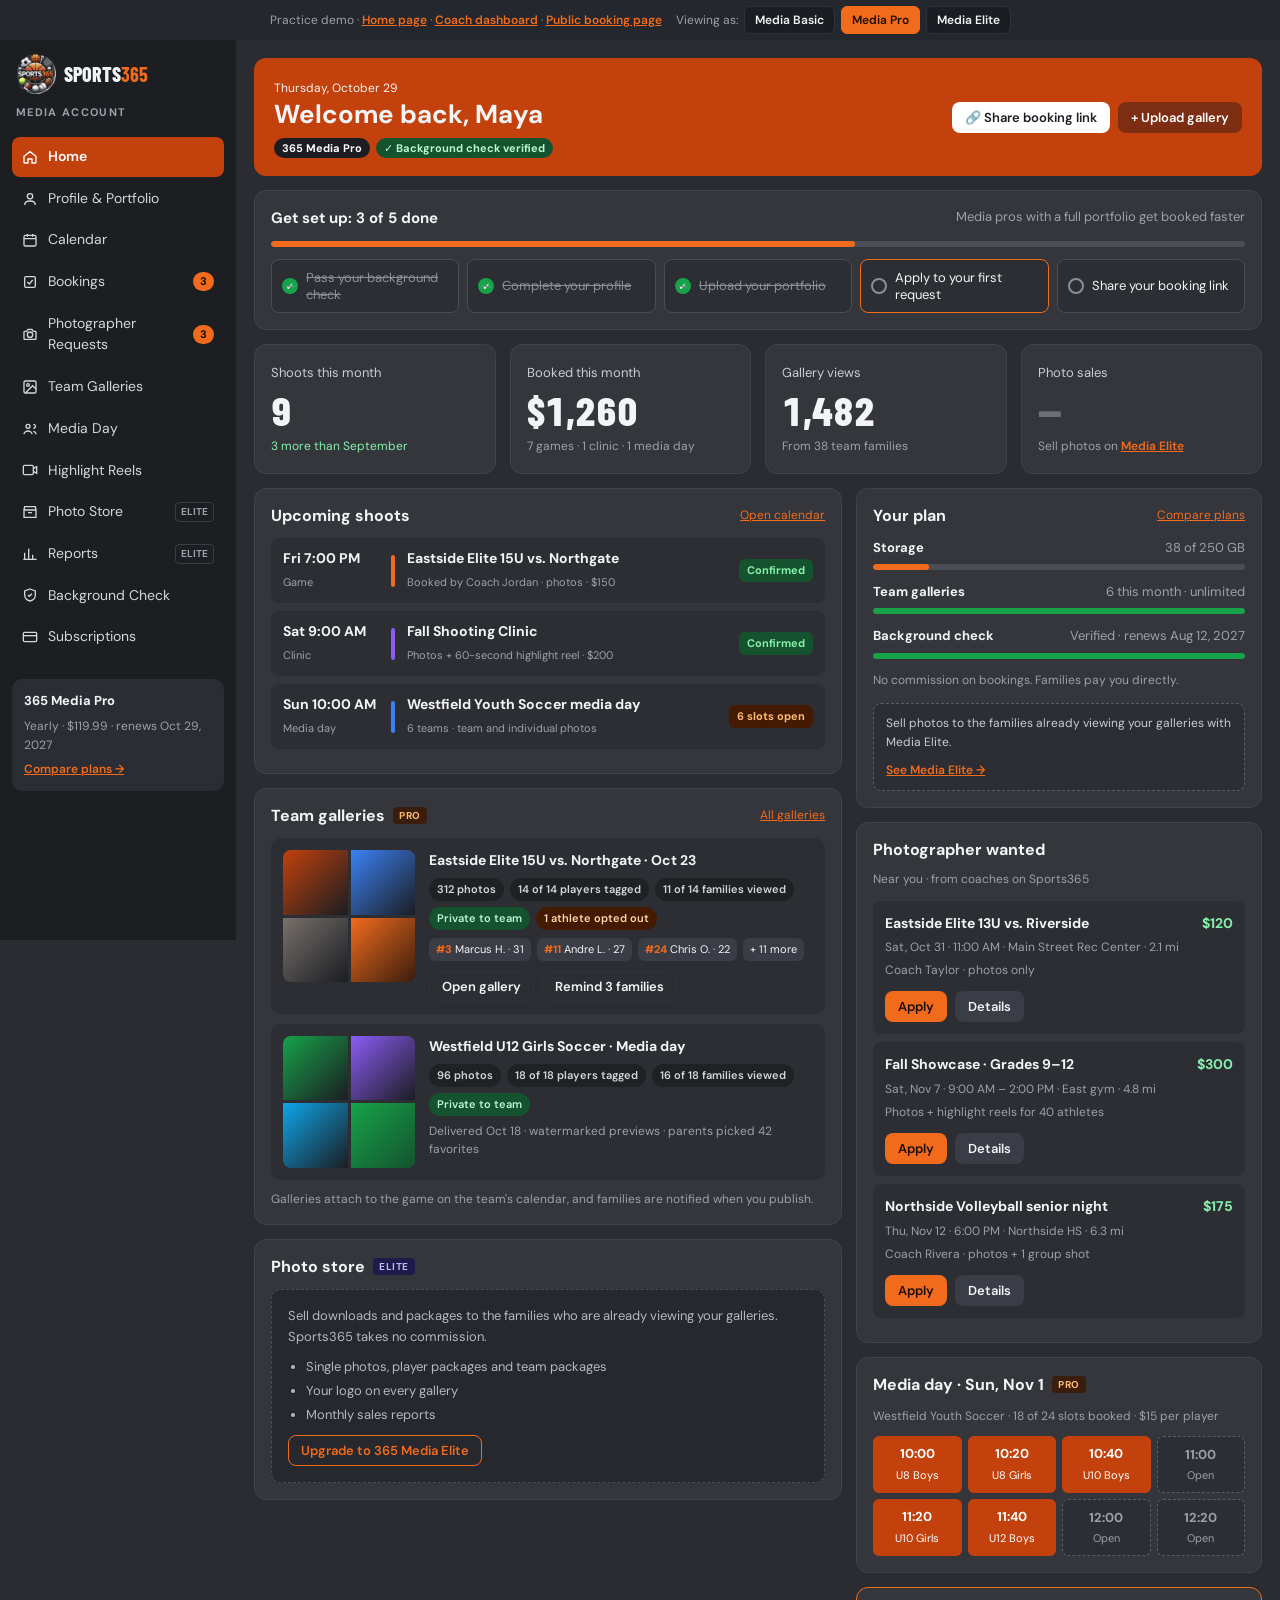
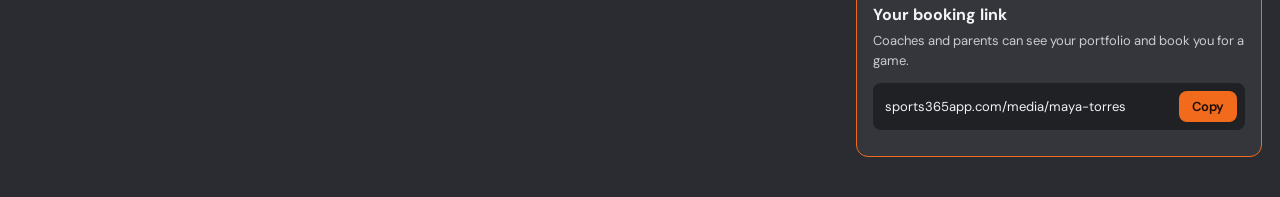
<file: Sports365 Demo with photographer/media.html>
<!doctype html>
<html lang="en">
<head>
<meta charset="utf-8">
<meta name="viewport" content="width=device-width, initial-scale=1, viewport-fit=cover">
<title>Sports365 Media Dashboard</title>
<link rel="preconnect" href="https://fonts.googleapis.com">
<link rel="preconnect" href="https://fonts.gstatic.com" crossorigin>
<link rel="stylesheet" href="https://fonts.googleapis.com/css2?family=Barlow+Condensed:wght@700;800&family=DM+Sans:wght@400;500;600;700&display=swap">
<link rel="stylesheet" href="styles.css">
<style>
  [hidden] { display: none !important; }
  body { background: #2a2c31; }
  .app { display: grid; grid-template-columns: 236px 1fr; min-height: 100vh; }
  .side { background: #1c1e22; padding: 14px 12px calc(14px + env(safe-area-inset-bottom, 0px)) max(12px, env(safe-area-inset-left, 0px)); display: flex; flex-direction: column; gap: 4px; position: sticky; top: 0; height: 100vh; overflow-y: auto; }
  .side .brand { display: flex; align-items: center; gap: 8px; text-decoration: none; font: 800 20px/1 var(--font-display); text-transform: uppercase; margin: 0 0 6px 4px; }
  .side .brand img { width: 40px; height: 40px; }
  .side .brand b { color: var(--accent); }
  .side .role { margin: 0 0 12px 4px; font-size: 11px; font-weight: 700; letter-spacing: .12em; text-transform: uppercase; color: var(--muted); }
  .side nav { display: grid; gap: 2px; }
  .side nav a { display: flex; align-items: center; gap: 10px; padding: 9px 10px; border-radius: 8px; text-decoration: none; font-size: 14px; color: #d4d6db; }
  .side nav a:hover { background: #26292f; }
  .side nav a.on { background: var(--accent-deep); color: #fff; font-weight: 600; }
  .side nav svg { width: 16px; height: 16px; flex: none; }
  .side .count { margin-left: auto; background: var(--accent); color: var(--accent-ink); font-size: 11px; font-weight: 700; border-radius: 999px; padding: 1px 7px; }
  .side .lock { margin-left: auto; font-size: 10px; font-weight: 700; color: var(--muted); border: 1px solid #3a3d45; border-radius: 4px; padding: 1px 5px; }
  .plan { margin-top: 18px; background: #2a2d33; border-radius: 10px; padding: 12px; font-size: 12px; display: grid; gap: 6px; }
  .plan b { display: block; font-size: 13px; }
  .plan a { color: var(--accent); font-weight: 600; }

  .demo-bar { display: flex; flex-wrap: wrap; gap: 8px 14px; justify-content: center; align-items: center; }
  .viewas { display: inline-flex; align-items: center; gap: 6px; }
  .viewas button { font: 600 12px var(--font-body); color: var(--fg); background: #1b1d22; border: 1px solid var(--line); border-radius: 6px; padding: 4px 10px; min-height: 28px; cursor: pointer; }
  .viewas button[aria-pressed="true"] { background: var(--accent); color: var(--accent-ink); border-color: var(--accent); }

  .main { padding: 18px max(18px, env(safe-area-inset-right, 0px)) 40px 18px; display: grid; gap: 14px; align-content: start; min-width: 0; }
  .welcome { background: var(--accent-deep); border-radius: 12px; padding: 18px 20px; display: flex; flex-wrap: wrap; justify-content: space-between; align-items: center; gap: 14px; }
  .welcome small { font-size: 12px; }
  .welcome h1 { font: 700 26px/1.2 var(--font-body); text-transform: none; letter-spacing: 0; }
  .welcome .acts { display: flex; gap: 8px; flex-wrap: wrap; }
  .welcome .badges { display: flex; gap: 6px; flex-wrap: wrap; margin-top: 8px; }
  .btn-white { background: #fff; color: #1b1d22; }
  .btn-maroon { background: #7c2d12; color: #fff; }
  .plan-chip { font: 700 11px var(--font-body); background: #1b1d22; color: #fff; padding: 3px 8px; border-radius: 999px; }
  .bg-chip { font: 700 11px var(--font-body); background: #14532d; color: #bbf7d0; padding: 3px 8px; border-radius: 999px; }

  .panel { background: #34363c; border: 1px solid #40434a; border-radius: 12px; padding: 16px; min-width: 0; }
  .panel-head { display: flex; justify-content: space-between; align-items: center; gap: 10px; margin-bottom: 12px; flex-wrap: wrap; }
  .panel-head h2 { font: 700 16px var(--font-body); text-transform: none; letter-spacing: 0; display: flex; align-items: center; gap: 8px; }
  .panel-head a, .panel-head button.link { color: var(--accent); font-size: 12px; background: none; border: 0; cursor: pointer; font-family: inherit; }
  .tier { font: 700 10px var(--font-body); letter-spacing: .06em; padding: 2px 6px; border-radius: 4px; text-transform: uppercase; }
  .tier.pro { background: #3a1d0d; color: #fdba74; }
  .tier.elite { background: #1e1b4b; color: #c4b5fd; }
  .sub { font-size: 12px; color: var(--muted); }

  .setup-top { display: flex; justify-content: space-between; flex-wrap: wrap; gap: 8px; font-size: 13px; }
  .setup-top b { font-size: 15px; }
  .bar { height: 6px; background: #4a4d55; border-radius: 9px; margin: 10px 0 12px; overflow: hidden; }
  .bar i { display: block; height: 100%; background: var(--accent); border-radius: 9px; transition: width .3s ease; }
  .tasks { display: grid; grid-template-columns: repeat(5, 1fr); gap: 8px; }
  .task { display: flex; align-items: center; gap: 8px; padding: 9px 10px; border: 1px solid #4a4d55; border-radius: 8px; background: #2c2e33; font-size: 13px; cursor: pointer; color: var(--fg); font-family: inherit; text-align: left; }
  .task .dot { width: 16px; height: 16px; border-radius: 50%; border: 2px solid #8b8f99; flex: none; display: grid; place-items: center; font-size: 10px; }
  .task.done { color: #8b8f99; text-decoration: line-through; }
  .task.done .dot { background: var(--good); border-color: var(--good); color: #fff; }
  .task.next { border-color: var(--accent); }

  .kpis { display: grid; grid-template-columns: repeat(4, 1fr); gap: 14px; }
  .kpi small { font-size: 13px; color: #c9ccd2; }
  .kpi b { display: block; font: 800 40px/1.1 var(--font-display); margin: 4px 0 2px; font-variant-numeric: tabular-nums; }
  .kpi .note { font-size: 12px; color: var(--muted); }
  .kpi .up { color: #86efac; }
  .kpi.locked b { color: #6b6f78; }
  .kpi.locked .note a { color: var(--accent); font-weight: 600; }

  .grid2 { display: grid; grid-template-columns: 1.45fr 1fr; gap: 14px; align-items: start; }
  .col { display: grid; gap: 14px; min-width: 0; }
  .sess { display: grid; grid-template-columns: 96px 4px 1fr auto; gap: 12px; align-items: center; background: #2c2e33; border-radius: 8px; padding: 10px 12px; margin-bottom: 8px; }
  .sess .time b { display: block; font-size: 14px; white-space: nowrap; }
  .sess .time span, .sess .what span { font-size: 11px; color: var(--muted); }
  .sess .rail { height: 32px; border-radius: 4px; }
  .sess .what { min-width: 0; } .sess .what b { display: block; font-size: 14px; }

  /* Galleries */
  .gal { background: #2c2e33; border-radius: 10px; padding: 12px; display: grid; grid-template-columns: 132px 1fr; gap: 14px; margin-bottom: 10px; }
  .thumbs { display: grid; grid-template-columns: 1fr 1fr; gap: 3px; border-radius: 8px; overflow: hidden; align-self: start; }
  .thumbs i { aspect-ratio: 1; display: block; max-width: 100%; }
  .gal-body { min-width: 0; display: grid; gap: 6px; align-content: start; }
  .gal-body b { font-size: 14px; }
  .gal-meta { display: flex; flex-wrap: wrap; gap: 6px; }
  .gal-meta span { font-size: 11px; font-weight: 600; background: #1f2125; border-radius: 999px; padding: 3px 8px; color: #d4d6db; }
  .gal-meta span.priv { background: #14532d; color: #bbf7d0; }
  .gal-meta span.opt { background: #451a03; color: #fed7aa; }
  .tags { display: flex; flex-wrap: wrap; gap: 6px; margin-top: 2px; }
  .tags span { font-size: 11px; background: #3a3d45; border-radius: 6px; padding: 3px 7px; }
  .tags span b { color: var(--accent); font-size: 11px; }
  .gal-acts { display: flex; gap: 8px; flex-wrap: wrap; margin-top: 4px; }

  .locked-box { background: #26282d; border: 1px dashed #4a4d55; border-radius: 10px; padding: 16px; display: grid; gap: 10px; }
  .locked-box p { font-size: 13px; color: #b4b7bf; }
  .locked-box ul { margin: 0; padding-left: 18px; font-size: 13px; color: #b4b7bf; display: grid; gap: 4px; }
  .btn-up { background: transparent; color: var(--accent); border: 1px solid var(--accent); justify-self: start; }

  /* Store */
  .store { display: grid; grid-template-columns: repeat(3, 1fr); gap: 10px; }
  .pkg { background: #2c2e33; border-radius: 8px; padding: 12px; display: grid; gap: 4px; align-content: start; }
  .pkg b { font-size: 13px; }
  .pkg .p { font: 800 26px/1 var(--font-display); color: var(--accent); }
  .pkg span { font-size: 12px; color: var(--muted); }
  .sales { margin-top: 12px; display: flex; flex-wrap: wrap; gap: 8px 24px; font-size: 13px; color: #c9ccd2; }
  .sales b { color: var(--fg); font-variant-numeric: tabular-nums; }

  /* Right column */
  .use { display: grid; gap: 12px; }
  .use-row .top { display: flex; justify-content: space-between; gap: 8px; font-size: 13px; }
  .use-row .top span { color: var(--muted); font-variant-numeric: tabular-nums; }
  .use-row .bar { margin: 6px 0 0; }
  .use-row.hot .bar i { background: #f59e0b; }
  .use-row.none .top span { color: #8b8f99; }
  .upsell { margin-top: 14px; background: #2c2e33; border: 1px dashed #5a5d66; border-radius: 8px; padding: 10px 12px; font-size: 12px; color: #c9ccd2; display: flex; justify-content: space-between; align-items: center; gap: 10px; flex-wrap: wrap; }
  .upsell a { color: var(--accent); font-weight: 600; white-space: nowrap; }

  .job { background: #2c2e33; border-radius: 8px; padding: 12px; margin-bottom: 8px; display: grid; gap: 4px; }
  .job .top { display: flex; justify-content: space-between; gap: 8px; }
  .job .top b { font-size: 14px; }
  .job .top .pay { color: #86efac; font-weight: 700; font-size: 14px; white-space: nowrap; }
  .job span.sub { display: block; }
  .job .row { display: flex; gap: 8px; margin-top: 8px; }
  .job .status { margin-top: 8px; font-size: 13px; font-weight: 600; color: #86efac; }

  .slots { display: grid; grid-template-columns: repeat(4, 1fr); gap: 6px; }
  .slot { background: #2c2e33; border-radius: 6px; padding: 8px 6px; text-align: center; font-size: 11px; display: grid; gap: 2px; }
  .slot b { font-size: 13px; }
  .slot.bk { background: var(--accent-deep); color: #fff; }
  .slot.open { border: 1px dashed #5a5d66; color: var(--muted); }

  .link-box { border-color: var(--accent); }
  .link-box p { font-size: 13px; color: #c9ccd2; }
  .copy { display: flex; align-items: center; gap: 8px; background: #1f2125; border-radius: 8px; padding: 8px 8px 8px 12px; margin: 12px 0 10px; }
  .copy code { font: 13px var(--font-body); flex: 1; min-width: 0; overflow: hidden; text-overflow: ellipsis; white-space: nowrap; }
  .link-box a { color: var(--accent); font-size: 13px; }

  @media (max-width: 1100px) { .tasks { grid-template-columns: repeat(3, 1fr); } .grid2 { grid-template-columns: 1fr; } }
  @media (max-width: 860px) {
    .app { grid-template-columns: 1fr; }
    .side { position: static; height: auto; padding: 10px max(16px, env(safe-area-inset-right, 0px)) 10px max(16px, env(safe-area-inset-left, 0px)); }
    .side nav { display: flex; overflow-x: auto; gap: 4px; padding-bottom: 4px; }
    .side nav a { white-space: nowrap; }
    .plan, .side .role { display: none; }
    .main { padding-left: max(16px, env(safe-area-inset-left, 0px)); padding-right: max(16px, env(safe-area-inset-right, 0px)); }
    .kpis { grid-template-columns: repeat(2, 1fr); }
    .store { grid-template-columns: 1fr; }
  }
  @media (max-width: 520px) {
    .tasks { grid-template-columns: 1fr; }
    .gal { grid-template-columns: 1fr; }
    .thumbs { grid-template-columns: repeat(4, 1fr); }
    .sess { grid-template-columns: 74px 4px 1fr; gap: 10px; }
    .sess .pill { grid-column: 3; justify-self: start; }
  }
</style>
</head>
<body>
<div class="demo-bar">
  <span>Practice demo · <a href="./">Home page</a> · <a href="dashboard.html">Coach dashboard</a> · <a href="book.html">Public booking page</a></span>
  <span class="viewas" role="group" aria-label="View the dashboard as a photographer on">Viewing as:
    <button type="button" data-plan="basic" aria-pressed="false">Media Basic</button>
    <button type="button" data-plan="pro" aria-pressed="true">Media Pro</button>
    <button type="button" data-plan="elite" aria-pressed="false">Media Elite</button>
  </span>
</div>
<div class="app">
  <aside class="side">
    <a class="brand" href="./"><img src="assets/logo.png" alt=""><span>Sports<b>365</b></span></a>
    <p class="role">Media account</p>
    <nav aria-label="Dashboard">
      <a class="on" href="media.html"><svg viewBox="0 0 24 24" fill="none" stroke="currentColor" stroke-width="2" aria-hidden="true"><path d="M3 11l9-7 9 7v9a1 1 0 0 1-1 1h-5v-6H9v6H4a1 1 0 0 1-1-1z"/></svg>Home</a>
      <a href="#" data-soon><svg viewBox="0 0 24 24" fill="none" stroke="currentColor" stroke-width="2" aria-hidden="true"><circle cx="12" cy="8" r="4"/><path d="M4 21c0-4 4-6 8-6s8 2 8 6"/></svg>Profile &amp; Portfolio</a>
      <a href="#" data-soon><svg viewBox="0 0 24 24" fill="none" stroke="currentColor" stroke-width="2" aria-hidden="true"><rect x="3" y="5" width="18" height="16" rx="2"/><path d="M3 10h18M8 3v4M16 3v4"/></svg>Calendar</a>
      <a href="#shoots"><svg viewBox="0 0 24 24" fill="none" stroke="currentColor" stroke-width="2" aria-hidden="true"><rect x="4" y="4" width="16" height="16" rx="2"/><path d="M8 12l3 3 5-6"/></svg>Bookings<span class="count">3</span></a>
      <a href="#jobs"><svg viewBox="0 0 24 24" fill="none" stroke="currentColor" stroke-width="2" aria-hidden="true"><path d="M4 8h3l2-3h6l2 3h3a1 1 0 0 1 1 1v10a1 1 0 0 1-1 1H4a1 1 0 0 1-1-1V9a1 1 0 0 1 1-1z"/><circle cx="12" cy="13" r="4"/></svg>Photographer Requests<span class="count" id="job-count">3</span></a>
      <a href="#galleries"><svg viewBox="0 0 24 24" fill="none" stroke="currentColor" stroke-width="2" aria-hidden="true"><rect x="3" y="3" width="18" height="18" rx="2"/><circle cx="9" cy="9" r="2"/><path d="M21 15l-5-5L5 21"/></svg>Team Galleries<span class="lock" data-lock="pro">PRO</span></a>
      <a href="#mediaday"><svg viewBox="0 0 24 24" fill="none" stroke="currentColor" stroke-width="2" aria-hidden="true"><circle cx="9" cy="8" r="3"/><path d="M3 20c0-3 3-5 6-5s6 2 6 5M17 11a3 3 0 0 0 0-6M21 20c0-2-1.5-4-4-4.5"/></svg>Media Day<span class="lock" data-lock="pro">PRO</span></a>
      <a href="#" data-soon><svg viewBox="0 0 24 24" fill="none" stroke="currentColor" stroke-width="2" aria-hidden="true"><rect x="2" y="5" width="15" height="14" rx="2"/><path d="M17 10l5-3v10l-5-3"/></svg>Highlight Reels</a>
      <a href="#store"><svg viewBox="0 0 24 24" fill="none" stroke="currentColor" stroke-width="2" aria-hidden="true"><path d="M3 9l1-5h16l1 5M3 9h18v11H3zM9 13h6"/></svg>Photo Store<span class="lock" data-lock="elite">ELITE</span></a>
      <a href="#store"><svg viewBox="0 0 24 24" fill="none" stroke="currentColor" stroke-width="2" aria-hidden="true"><path d="M4 20V10M10 20V4M16 20v-7M22 20H2"/></svg>Reports<span class="lock" data-lock="elite">ELITE</span></a>
      <a href="#" data-soon><svg viewBox="0 0 24 24" fill="none" stroke="currentColor" stroke-width="2" aria-hidden="true"><path d="M12 3l8 3v6c0 5-3.5 8-8 9-4.5-1-8-4-8-9V6z"/><path d="M9 12l2 2 4-4"/></svg>Background Check</a>
      <a href="./#media"><svg viewBox="0 0 24 24" fill="none" stroke="currentColor" stroke-width="2" aria-hidden="true"><rect x="2" y="5" width="20" height="14" rx="2"/><path d="M2 10h20"/></svg>Subscriptions</a>
    </nav>
    <div class="plan"><b id="plan-name">365 Media Pro</b><span class="muted" id="plan-renew">Yearly · $119.99 · renews Oct 29, 2027</span><a href="./#media">Compare plans →</a></div>
  </aside>

  <main class="main">
    <section class="welcome">
      <div>
        <small>Thursday, October 29</small>
        <h1>Welcome back, Maya</h1>
        <div class="badges"><span class="plan-chip" id="plan-chip">365 Media Pro</span><span class="bg-chip">✓ Background check verified</span></div>
      </div>
      <div class="acts">
        <button class="btn btn-white btn-sm" type="button" id="share-top">🔗 Share booking link</button>
        <button class="btn btn-maroon btn-sm" type="button" id="upload-top">+ Upload gallery</button>
      </div>
    </section>

    <section class="panel">
      <div class="setup-top"><b id="setup-title">Get set up: 3 of 5 done</b><span class="muted">Media pros with a full portfolio get booked faster</span></div>
      <div class="bar"><i id="setup-bar" style="width:60%"></i></div>
      <div class="tasks" id="tasks">
        <button class="task done" type="button"><span class="dot">✓</span>Pass your background check</button>
        <button class="task done" type="button"><span class="dot">✓</span>Complete your profile</button>
        <button class="task done" type="button"><span class="dot">✓</span>Upload your portfolio</button>
        <button class="task next" type="button"><span class="dot"></span>Apply to your first request</button>
        <button class="task" type="button"><span class="dot"></span>Share your booking link</button>
      </div>
    </section>

    <section class="kpis">
      <div class="panel kpi"><small>Shoots this month</small><b>9</b><span class="note up">3 more than September</span></div>
      <div class="panel kpi"><small>Booked this month</small><b>$1,260</b><span class="note">7 games · 1 clinic · 1 media day</span></div>
      <div class="panel kpi" data-kpi="pro"><small>Gallery views</small><b data-on="1,482" data-off="—">1,482</b><span class="note" data-on="From 38 team families" data-off="Team galleries start on &lt;a href=&quot;./#media&quot;&gt;Media Pro&lt;/a&gt;">From 38 team families</span></div>
      <div class="panel kpi" data-kpi="elite"><small>Photo sales</small><b data-on="$386" data-off="—">$386</b><span class="note" data-on="31 orders · 0% commission" data-off="Sell photos on &lt;a href=&quot;./#media&quot;&gt;Media Elite&lt;/a&gt;">31 orders · 0% commission</span></div>
    </section>

    <div class="grid2">
      <div class="col">
        <section class="panel" id="shoots">
          <div class="panel-head"><h2>Upcoming shoots</h2><a href="#" data-soon>Open calendar</a></div>
          <div class="sess"><div class="time"><b>Fri 7:00 PM</b><span>Game</span></div><i class="rail" style="background:var(--accent)"></i><div class="what"><b>Eastside Elite 15U vs. Northgate</b><span>Booked by Coach Jordan · photos · $150</span></div><span class="pill pill-good">Confirmed</span></div>
          <div class="sess"><div class="time"><b>Sat 9:00 AM</b><span>Clinic</span></div><i class="rail" style="background:var(--violet)"></i><div class="what"><b>Fall Shooting Clinic</b><span>Photos + 60-second highlight reel · $200</span></div><span class="pill pill-good">Confirmed</span></div>
          <div class="sess"><div class="time"><b>Sun 10:00 AM</b><span>Media day</span></div><i class="rail" style="background:var(--blue)"></i><div class="what"><b>Westfield Youth Soccer media day</b><span>6 teams · team and individual photos</span></div><span class="pill pill-warn">6 slots open</span></div>
        </section>

        <section class="panel" id="galleries">
          <div class="panel-head"><h2>Team galleries <span class="tier pro">Pro</span></h2><a href="#" data-soon class="pro-only">All galleries</a></div>
          <div class="pro-on">
            <div class="gal">
              <div class="thumbs" aria-hidden="true"><i style="background:linear-gradient(135deg,#c2410c,#1b1d22)"></i><i style="background:linear-gradient(135deg,#3b82f6,#1b1d22)"></i><i style="background:linear-gradient(135deg,#78716c,#1b1d22)"></i><i style="background:linear-gradient(135deg,#f26b1d,#3a1d0d)"></i></div>
              <div class="gal-body">
                <b>Eastside Elite 15U vs. Northgate · Oct 23</b>
                <div class="gal-meta"><span>312 photos</span><span>14 of 14 players tagged</span><span>11 of 14 families viewed</span><span class="priv">Private to team</span><span class="opt">1 athlete opted out</span></div>
                <div class="tags"><span><b>#3</b> Marcus H. · 31</span><span><b>#11</b> Andre L. · 27</span><span><b>#24</b> Chris O. · 22</span><span>+ 11 more</span></div>
                <div class="gal-acts"><button class="btn btn-ghost btn-sm" type="button" data-toast="Demo: the gallery would open here">Open gallery</button><button class="btn btn-ghost btn-sm" type="button" data-toast="Demo: reminder sent to the 3 families who haven't viewed it">Remind 3 families</button></div>
              </div>
            </div>
            <div class="gal">
              <div class="thumbs" aria-hidden="true"><i style="background:linear-gradient(135deg,#16a34a,#1b1d22)"></i><i style="background:linear-gradient(135deg,#8b5cf6,#1b1d22)"></i><i style="background:linear-gradient(135deg,#0ea5e9,#1b1d22)"></i><i style="background:linear-gradient(135deg,#16a34a,#14532d)"></i></div>
              <div class="gal-body">
                <b>Westfield U12 Girls Soccer · Media day</b>
                <div class="gal-meta"><span>96 photos</span><span>18 of 18 players tagged</span><span>16 of 18 families viewed</span><span class="priv">Private to team</span></div>
                <p class="sub">Delivered Oct 18 · watermarked previews · parents picked 42 favorites</p>
              </div>
            </div>
            <p class="sub">Galleries attach to the game on the team's calendar, and families are notified when you publish.</p>
          </div>
          <div class="locked-box pro-off">
            <p>Deliver galleries straight to every family on the roster, without sharing links by text.</p>
            <ul><li>Galleries attach to the game on the team calendar</li><li>Tag players by jersey number from the roster</li><li>Watermarked previews and parent favorites</li></ul>
            <a class="btn btn-up btn-sm" href="./#media">Upgrade to 365 Media Pro</a>
          </div>
        </section>

        <section class="panel" id="store">
          <div class="panel-head"><h2>Photo store <span class="tier elite">Elite</span></h2><a href="#" data-soon class="elite-only">Edit packages</a></div>
          <div class="elite-on">
            <div class="store">
              <div class="pkg"><b>Single photo</b><span class="p">$5</span><span>Full-resolution download</span></div>
              <div class="pkg"><b>Player package</b><span class="p">$25</span><span>Every photo of your athlete from one game</span></div>
              <div class="pkg"><b>Team package</b><span class="p">$150</span><span>Full gallery for the coach or program</span></div>
            </div>
            <div class="sales"><span>October sales <b>$386</b></span><span>Orders <b>31</b></span><span>Best seller <b>Player package</b></span><span>Sports365 commission <b>$0</b></span></div>
          </div>
          <div class="locked-box elite-off">
            <p>Sell downloads and packages to the families who are already viewing your galleries. Sports365 takes no commission.</p>
            <ul><li>Single photos, player packages and team packages</li><li>Your logo on every gallery</li><li>Monthly sales reports</li></ul>
            <a class="btn btn-up btn-sm" href="./#media">Upgrade to 365 Media Elite</a>
          </div>
        </section>
      </div>

      <div class="col">
        <section class="panel">
          <div class="panel-head"><h2>Your plan</h2><a href="./#media">Compare plans</a></div>
          <div class="use" id="usage"></div>
          <div class="upsell" id="upsell"></div>
        </section>

        <section class="panel" id="jobs">
          <div class="panel-head"><h2>Photographer wanted</h2><span class="sub">Near you · from coaches on Sports365</span></div>
          <div class="job"><div class="top"><b>Eastside Elite 13U vs. Riverside</b><span class="pay">$120</span></div><span class="sub">Sat, Oct 31 · 11:00 AM · Main Street Rec Center · 2.1 mi</span><span class="sub">Coach Taylor · photos only</span><div class="row"><button class="btn btn-primary btn-sm" type="button" data-apply>Apply</button><button class="btn btn-mute btn-sm" type="button" data-toast="Demo: request details would open here">Details</button></div></div>
          <div class="job"><div class="top"><b>Fall Showcase · Grades 9–12</b><span class="pay">$300</span></div><span class="sub">Sat, Nov 7 · 9:00 AM – 2:00 PM · East gym · 4.8 mi</span><span class="sub">Photos + highlight reels for 40 athletes</span><div class="row"><button class="btn btn-primary btn-sm" type="button" data-apply>Apply</button><button class="btn btn-mute btn-sm" type="button" data-toast="Demo: request details would open here">Details</button></div></div>
          <div class="job"><div class="top"><b>Northside Volleyball senior night</b><span class="pay">$175</span></div><span class="sub">Thu, Nov 12 · 6:00 PM · Northside HS · 6.3 mi</span><span class="sub">Coach Rivera · photos + 1 group shot</span><div class="row"><button class="btn btn-primary btn-sm" type="button" data-apply>Apply</button><button class="btn btn-mute btn-sm" type="button" data-toast="Demo: request details would open here">Details</button></div></div>
        </section>

        <section class="panel" id="mediaday">
          <div class="panel-head"><h2>Media day · Sun, Nov 1 <span class="tier pro">Pro</span></h2></div>
          <div class="pro-on">
            <p class="sub" style="margin-bottom:10px">Westfield Youth Soccer · 18 of 24 slots booked · $15 per player</p>
            <div class="slots">
              <div class="slot bk"><b>10:00</b>U8 Boys</div><div class="slot bk"><b>10:20</b>U8 Girls</div><div class="slot bk"><b>10:40</b>U10 Boys</div><div class="slot open"><b>11:00</b>Open</div>
              <div class="slot bk"><b>11:20</b>U10 Girls</div><div class="slot bk"><b>11:40</b>U12 Boys</div><div class="slot open"><b>12:00</b>Open</div><div class="slot open"><b>12:20</b>Open</div>
            </div>
          </div>
          <div class="locked-box pro-off">
            <p>Let teams book media day time slots and pay per player, all in one link.</p>
            <a class="btn btn-up btn-sm" href="./#media">Upgrade to 365 Media Pro</a>
          </div>
        </section>

        <section class="panel link-box">
          <div class="panel-head" style="margin-bottom:6px"><h2>Your booking link</h2></div>
          <p>Coaches and parents can see your portfolio and book you for a game.</p>
          <div class="copy"><code id="book-url">sports365app.com/media/maya-torres</code><button class="btn btn-primary btn-sm" type="button" id="copy-btn">Copy</button></div>
        </section>
      </div>
    </div>
  </main>
</div>

<div class="toast" id="toast" hidden></div>
<script>
  const toast = document.getElementById('toast');
  let tm;
  function show(msg) { toast.textContent = msg; toast.hidden = false; clearTimeout(tm); tm = setTimeout(() => { toast.hidden = true; }, 2600); }
  document.querySelectorAll('[data-soon]').forEach(el => el.addEventListener('click', e => { e.preventDefault(); show('That page isn\'t built in this demo yet'); }));
  document.querySelectorAll('[data-toast]').forEach(el => el.addEventListener('click', () => show(el.dataset.toast)));

  const PLANS = {
    basic: { name: '365 Media Basic', rank: 0, storage: 50, renew: 'Yearly · $79.99 · renews Oct 29, 2027' },
    pro:   { name: '365 Media Pro',   rank: 1, storage: 250, renew: 'Yearly · $119.99 · renews Oct 29, 2027' },
    elite: { name: '365 Media Elite', rank: 2, storage: 1000, renew: 'Yearly · $199.99 · renews Oct 29, 2027' }
  };
  const USED_GB = 38;
  let plan = 'pro';
  try { const s = localStorage.getItem('s365-media-plan'); if (PLANS[s]) plan = s; } catch (e) {}
  const has = need => PLANS[plan].rank >= PLANS[need].rank;

  function render() {
    const p = PLANS[plan];
    document.querySelectorAll('.viewas button').forEach(b => b.setAttribute('aria-pressed', b.dataset.plan === plan ? 'true' : 'false'));
    document.getElementById('plan-name').textContent = p.name;
    document.getElementById('plan-chip').textContent = p.name;
    document.getElementById('plan-renew').textContent = p.renew;
    document.querySelectorAll('[data-lock]').forEach(el => { el.hidden = has(el.dataset.lock); });
    document.querySelectorAll('.pro-on, .pro-only').forEach(el => { el.hidden = !has('pro'); });
    document.querySelectorAll('.pro-off').forEach(el => { el.hidden = has('pro'); });
    document.querySelectorAll('.elite-on, .elite-only').forEach(el => { el.hidden = !has('elite'); });
    document.querySelectorAll('.elite-off').forEach(el => { el.hidden = has('elite'); });
    document.getElementById('upload-top').hidden = !has('pro');
    document.querySelectorAll('[data-kpi]').forEach(k => {
      const ok = has(k.dataset.kpi);
      k.classList.toggle('locked', !ok);
      const b = k.querySelector('b'), n = k.querySelector('.note');
      b.textContent = ok ? b.dataset.on : b.dataset.off;
      n.innerHTML = ok ? n.dataset.on : n.dataset.off;
    });

    const storageTxt = p.storage >= 1000 ? `${USED_GB} GB of 1 TB` : `${USED_GB} of ${p.storage} GB`;
    const sp = Math.round(USED_GB / p.storage * 100);
    const rows = [
      `<div class="use-row${sp >= 70 ? ' hot' : ''}"><div class="top"><b>Storage</b><span>${storageTxt}</span></div><div class="bar"><i style="width:${Math.max(sp, 2)}%"></i></div></div>`,
      has('pro')
        ? `<div class="use-row"><div class="top"><b>Team galleries</b><span>6 this month · unlimited</span></div><div class="bar"><i style="width:100%;background:var(--good)"></i></div></div>`
        : `<div class="use-row none"><div class="top"><b>Team galleries</b><span>Not included</span></div><div class="bar"><i style="width:0"></i></div></div>`,
      `<div class="use-row"><div class="top"><b>Background check</b><span>Verified · renews Aug 12, 2027</span></div><div class="bar"><i style="width:100%;background:var(--good)"></i></div></div>`
    ];
    document.getElementById('usage').innerHTML = rows.join('') + '<p class="sub">No commission on bookings. Families pay you directly.</p>';
    const up = document.getElementById('upsell');
    if (plan === 'basic') up.innerHTML = '<span>Deliver galleries to team families and run media days with Media Pro for $14.99/mo.</span><a href="./#media">See Media Pro →</a>';
    else if (plan === 'pro') up.innerHTML = '<span>Sell photos to the families already viewing your galleries with Media Elite.</span><a href="./#media">See Media Elite →</a>';
    else up.innerHTML = '<span>You\'re on the top plan. Need more than 1 TB? Extra storage is coming soon.</span><a href="./#media">Plans →</a>';
  }

  document.querySelectorAll('.viewas button').forEach(b => b.addEventListener('click', () => {
    plan = b.dataset.plan;
    try { localStorage.setItem('s365-media-plan', plan); } catch (e) {}
    render();
    show(`Now viewing as a ${PLANS[plan].name} photographer`);
  }));

  let jobs = 3;
  document.querySelectorAll('[data-apply]').forEach(b => b.addEventListener('click', () => {
    b.closest('.row').outerHTML = '<div class="status">✓ Applied. The coach can see your portfolio and background check.</div>';
    jobs -= 1;
    const c = document.getElementById('job-count'); c.textContent = jobs; c.hidden = jobs === 0;
    show('Demo: application sent');
  }));
  document.getElementById('upload-top').addEventListener('click', () => show('Demo: pick a team and game, then drop in your photos'));

  const tasks = [...document.querySelectorAll('.task')];
  function refreshSetup() {
    const done = tasks.filter(t => t.classList.contains('done')).length;
    document.getElementById('setup-title').textContent = done === 5 ? 'You\'re all set up!' : `Get set up: ${done} of 5 done`;
    document.getElementById('setup-bar').style.width = (done / 5 * 100) + '%';
    tasks.forEach(t => t.classList.remove('next'));
    const next = tasks.find(t => !t.classList.contains('done'));
    if (next) next.classList.add('next');
  }
  tasks.forEach(t => t.addEventListener('click', () => {
    t.classList.toggle('done');
    t.querySelector('.dot').textContent = t.classList.contains('done') ? '✓' : '';
    refreshSetup();
  }));

  async function copyLink() {
    const text = 'https://' + document.getElementById('book-url').textContent;
    try { await navigator.clipboard.writeText(text); show('Booking link copied'); }
    catch (e) { const r = document.createRange(); r.selectNodeContents(document.getElementById('book-url')); const s = getSelection(); s.removeAllRanges(); s.addRange(r); show('Link selected. Press Ctrl+C to copy'); }
  }
  document.getElementById('copy-btn').addEventListener('click', copyLink);
  document.getElementById('share-top').addEventListener('click', copyLink);

  const h = location.hash.replace('#plan-', '');
  if (PLANS[h]) plan = h;
  render();
</script>
</body>
</html>
</file>
<file: Sports365 Demo with photographer/styles.css>
/* Sports365 demo — shared styles
   Layout: dark scoreboard look from Brian's mockups. Burnt-orange header bands,
   charcoal cards, condensed all-caps display type, clean sans body. */
:root {
  --bg: #0c0d10;          /* page ground */
  --bg-2: #13151a;        /* alternate section band */
  --panel: #1b1d22;       /* cards */
  --panel-2: #24272e;     /* inner rows, inputs */
  --line: #30333b;        /* borders */
  --fg: #f3f4f6;          /* main text */
  --muted: #9ca0aa;       /* secondary text */
  --accent: #f26b1d;      /* Sports365 orange */
  --accent-deep: #c2410c; /* header bands */
  --accent-ink: #1a0d05;  /* text on orange */
  --good: #16a34a;        /* accept / paid */
  --good-soft: #14532d;
  --warn: #b45309;
  --warn-soft: #451a03;
  --violet: #8b5cf6;
  --blue: #3b82f6;
  --font-display: "Barlow Condensed", "Arial Narrow", Impact, sans-serif;
  --font-body: "DM Sans", "Segoe UI", system-ui, -apple-system, sans-serif;
  --radius: 12px;
  color-scheme: dark;
}

* { box-sizing: border-box; }
html { scroll-behavior: smooth; }
@media (prefers-reduced-motion: reduce) { html { scroll-behavior: auto; } * { transition: none !important; } }
body {
  margin: 0;
  background: var(--bg);
  color: var(--fg);
  font-family: var(--font-body);
  font-size: 15px;
  line-height: 1.55;
}
a { color: inherit; }
img { max-width: 100%; display: block; }
h1, h2, h3, .display {
  font-family: var(--font-display);
  font-weight: 800;
  text-transform: uppercase;
  letter-spacing: 0.01em;
  line-height: 0.98;
  margin: 0;
  text-wrap: balance;
}
p { margin: 0; }
.muted { color: var(--muted); }
.accent { color: var(--accent); }
.eyebrow {
  font-size: 11px; font-weight: 700; letter-spacing: 0.14em;
  text-transform: uppercase; color: var(--accent);
}
.wrap {
  width: 100%; max-width: 1140px; margin: 0 auto;
  padding-left: max(16px, env(safe-area-inset-left, 0px));
  padding-right: max(16px, env(safe-area-inset-right, 0px));
}
:focus-visible { outline: 2px solid var(--accent); outline-offset: 2px; }

/* Buttons */
.btn {
  display: inline-flex; align-items: center; justify-content: center; gap: 8px;
  font: 600 14px/1 var(--font-body); padding: 12px 18px; border-radius: 8px;
  border: 1px solid transparent; cursor: pointer; text-decoration: none;
  transition: transform .12s ease, background .12s ease;
}
.btn:hover { transform: translateY(-1px); }
.btn-primary { background: var(--accent); color: var(--accent-ink); }
.btn-ghost { background: transparent; color: var(--fg); border-color: var(--line); }
.btn-dark { background: var(--bg); color: var(--fg); }
.btn-good { background: var(--good); color: #fff; }
.btn-mute { background: #3a3d45; color: var(--fg); }
.btn-sm { padding: 8px 12px; font-size: 13px; }
.btn-block { width: 100%; }

.chip {
  display: inline-flex; align-items: center; gap: 6px;
  padding: 4px 10px; border-radius: 999px; font-size: 12px; font-weight: 600;
  border: 1px solid var(--line); background: var(--panel);
}
.pill { font-size: 11px; font-weight: 700; padding: 3px 8px; border-radius: 6px; white-space: nowrap; }
.pill-good { background: var(--good-soft); color: #86efac; }
.pill-warn { background: var(--warn-soft); color: #fdba74; }
.pill-new { border: 1px solid var(--good); color: #86efac; font-size: 10px; }

.card { background: var(--panel); border: 1px solid var(--line); border-radius: var(--radius); }

/* Forms */
label.field { display: grid; gap: 6px; font-size: 12px; color: var(--muted); }
input, select, textarea {
  width: 100%; font: 14px/1.4 var(--font-body); color: var(--fg);
  background: var(--panel-2); border: 1px solid var(--line); border-radius: 8px; padding: 10px 12px;
}
textarea { resize: vertical; min-height: 70px; }

/* Toast */
.toast {
  position: fixed; left: 50%; bottom: calc(20px + env(safe-area-inset-bottom, 0px));
  transform: translateX(-50%); background: var(--fg); color: var(--bg);
  padding: 10px 16px; border-radius: 8px; font-weight: 600; font-size: 14px; z-index: 50;
  box-shadow: 0 8px 30px rgba(0,0,0,.4); max-width: calc(100% - 32px);
}

/* Demo banner */
.demo-bar {
  background: var(--panel-2); color: var(--muted); font-size: 12px; text-align: center;
  padding: 6px max(16px, env(safe-area-inset-right, 0px)) 6px max(16px, env(safe-area-inset-left, 0px));
}
.demo-bar a { color: var(--accent); font-weight: 600; }
</file>
